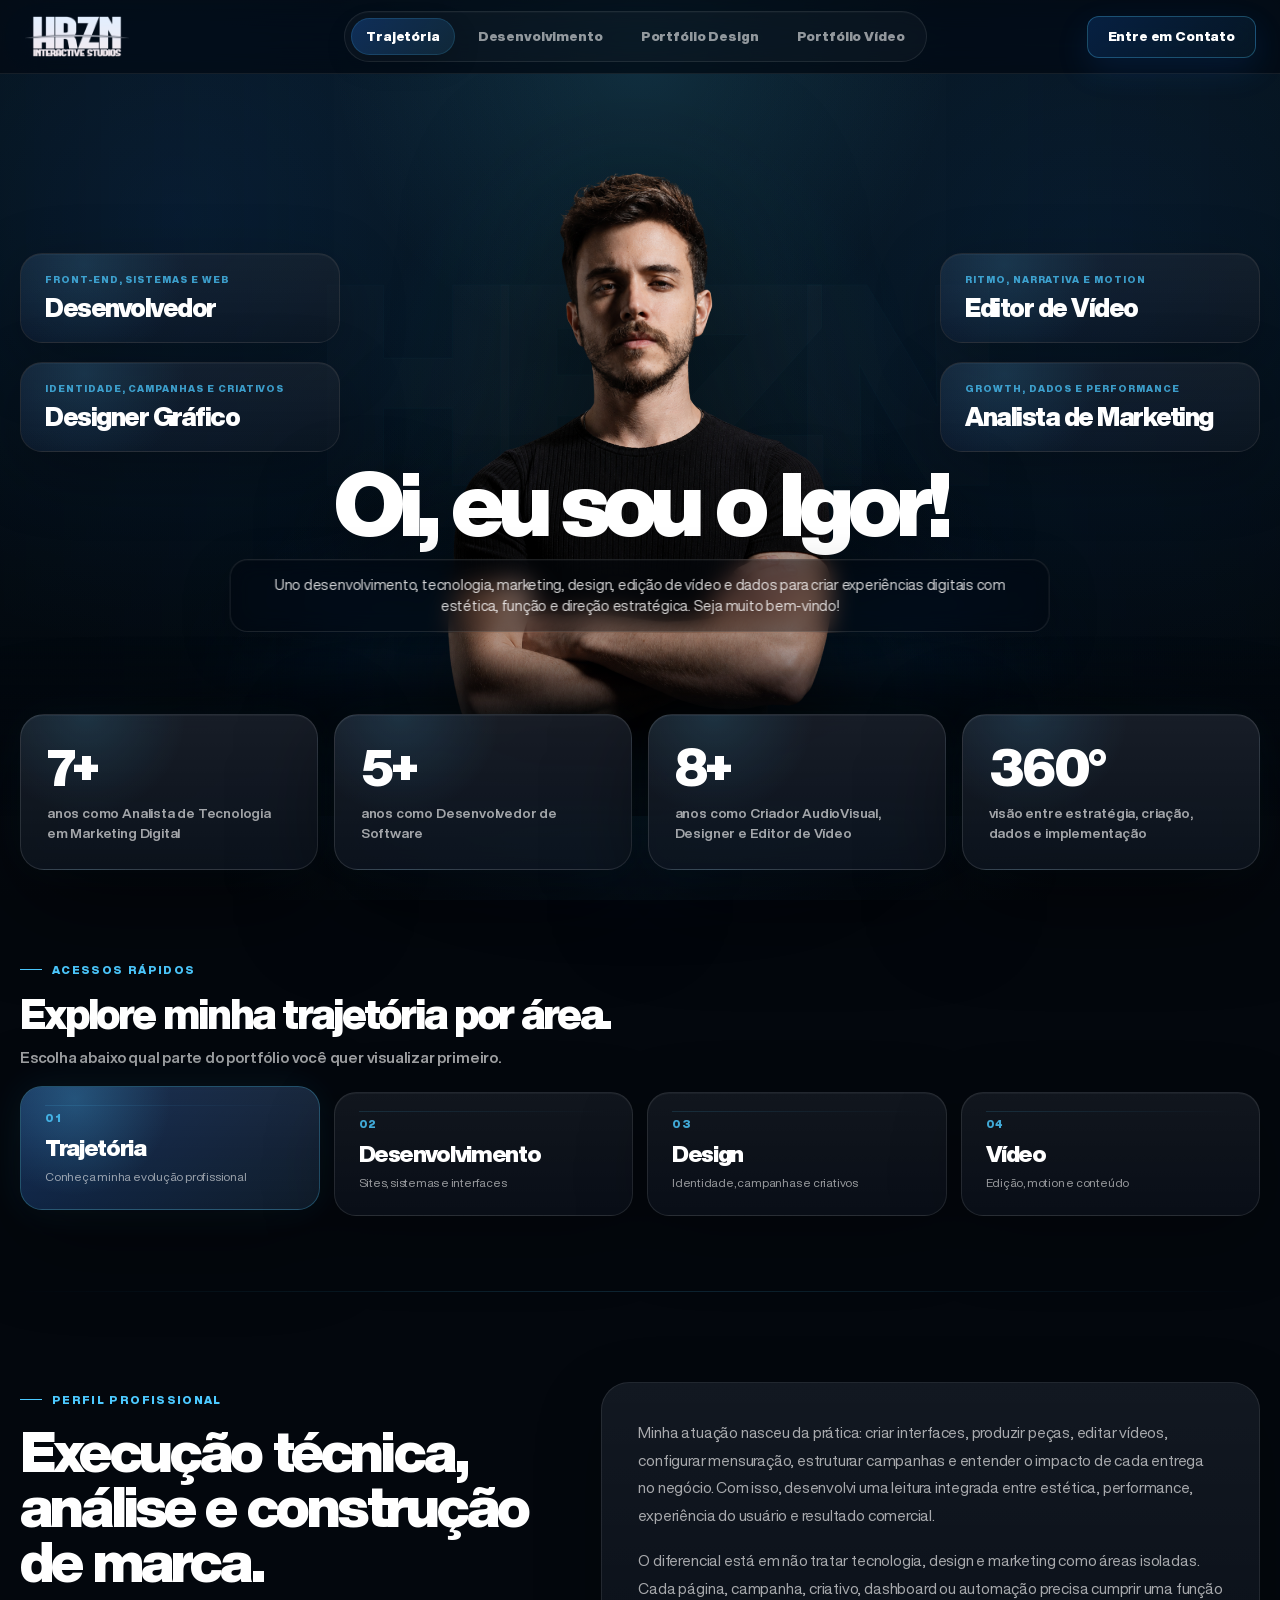
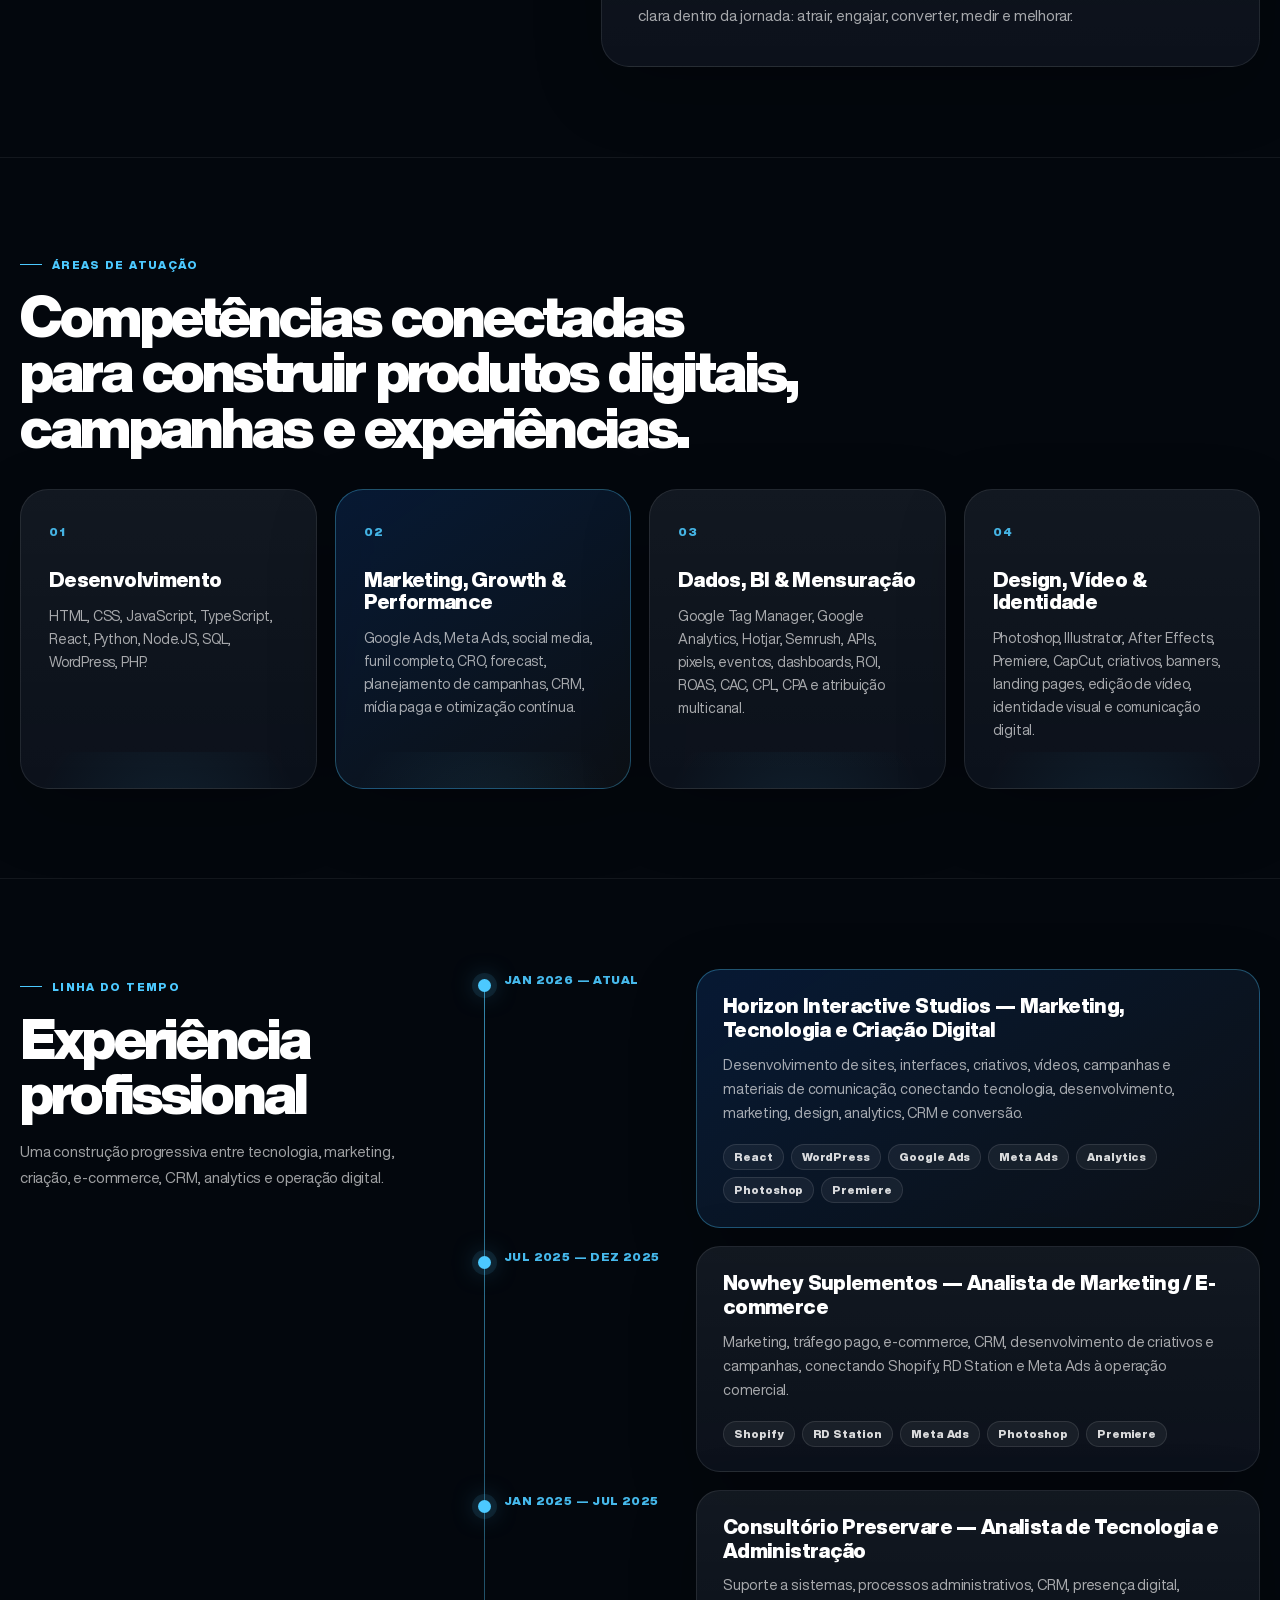
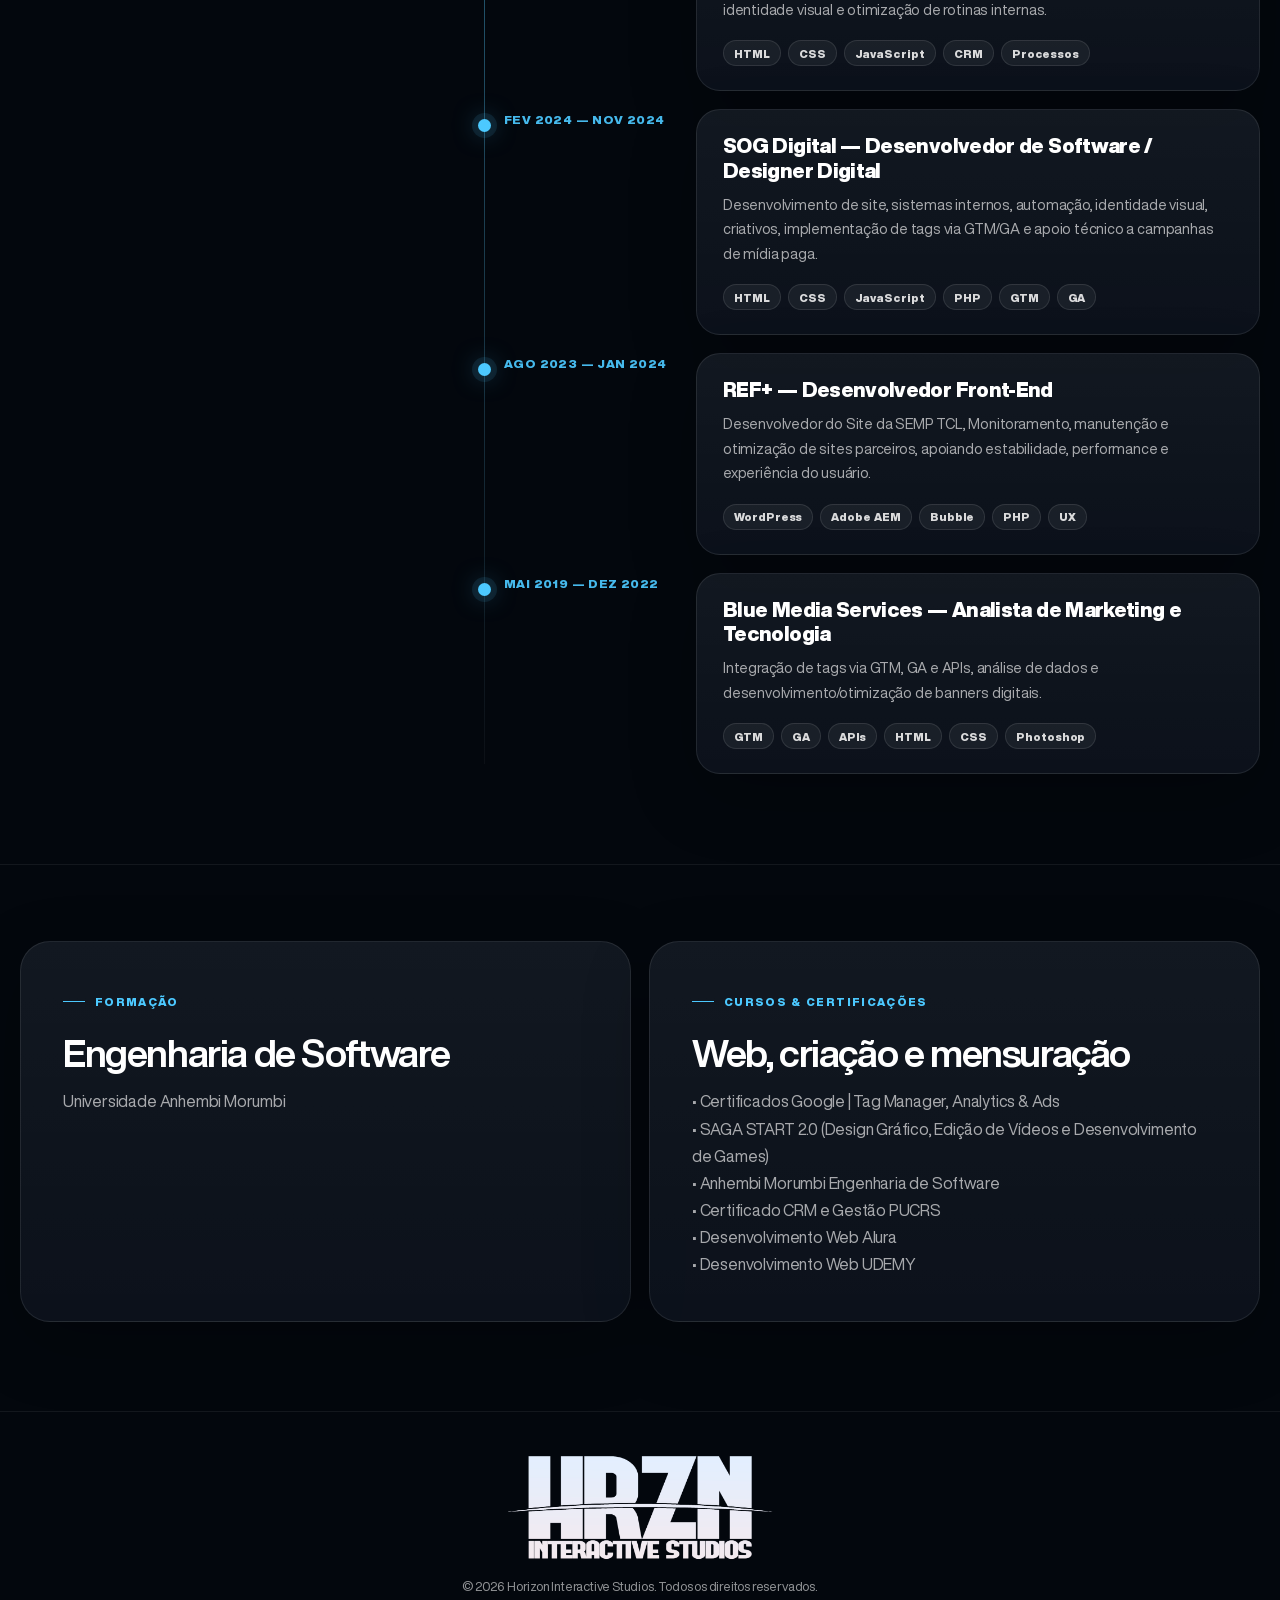
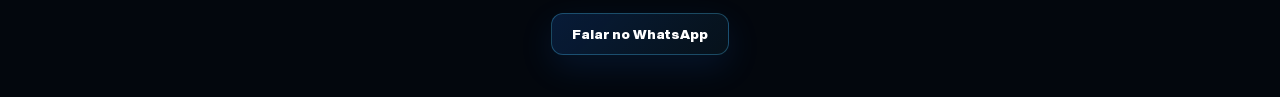
<file: index.html>
<!DOCTYPE html>
<html lang="pt-BR">
<head>
  <meta charset="UTF-8">
  <meta name="viewport" content="width=device-width, initial-scale=1.0">
  <title>Igor Siviero Nogueira | Trajetória</title>
  <meta name="description" content="Trajetória profissional de Igor Siviero Nogueira em marketing, desenvolvimento, design, vídeo, dados e tecnologia.">
  <link rel="stylesheet" href="assets/css/styles.css">
</head>
<body>
  <nav class="nav" aria-label="Navegação principal">
    <div class="nav__inner">
      <a class="nav__logo" href="index.html" aria-label="Horizon Interactive Studios">
        <img class="nav__logo-img" src="assets/img/horizon-logo.png" alt="Horizon Interactive Studios">
      </a>

      <ul class="nav__links" role="list">
        <li><a href="index.html" class="active">Trajetória</a></li>
        <li><a href="desenvolvimento.html">Desenvolvimento</a></li>
        <li><a href="portfolio-design.html">Portfólio Design</a></li>
        <li><a href="portfolio-video.html">Portfólio Vídeo</a></li>
      </ul>

      <a href="https://wa.me/5511944758109" class="nav__cta desktop" target="_blank" rel="noopener">Entre em Contato</a>

      <button class="nav__hamburger" aria-label="Abrir menu" aria-expanded="false" id="hamburger">
        <span></span><span></span><span></span>
      </button>
    </div>
  </nav>

  <div class="nav__mobile" id="mobileMenu" role="navigation" aria-label="Menu mobile">
    <a href="index.html" class="active">Trajetória</a>
    <a href="desenvolvimento.html">Desenvolvimento</a>
    <a href="portfolio-design.html">Portfólio Design</a>
    <a href="portfolio-video.html">Portfólio Vídeo</a>
    <a href="https://wa.me/5511944758109" class="nav__cta" target="_blank" rel="noopener">Entre em Contato</a>
  </div>

  <main class="page-shell journey-page">
    <section class="home-showcase home-showcase--premium" aria-labelledby="home-showcase-title">
      <div class="home-showcase__spotlight" aria-hidden="true"></div>
      <div class="home-showcase__orb home-showcase__orb--one" aria-hidden="true"></div>
      <div class="home-showcase__orb home-showcase__orb--two" aria-hidden="true"></div>
      <div class="home-showcase__grid-text" aria-hidden="true">HRZN</div>

      <div class="container home-showcase__stage">
        <div class="home-showcase__roles home-showcase__roles--left" aria-label="Áreas de atuação principais" data-depth="-8">
          <article class="home-role-card home-role-card--dev">
            <span class="role-card__eyebrow">Front-end, sistemas e web</span>
            <strong>Desenvolvedor</strong>
          </article>
          <article class="home-role-card home-role-card--design">
            <span class="role-card__eyebrow">Identidade, campanhas e criativos</span>
            <strong>Designer Gráfico</strong>
          </article>
        </div>

        <div class="home-showcase__roles home-showcase__roles--right" aria-label="Áreas de atuação complementares" data-depth="8">
          <article class="home-role-card home-role-card--video">
            <span class="role-card__eyebrow">Ritmo, narrativa e motion</span>
            <strong>Editor de Vídeo</strong>
          </article>
          <article class="home-role-card home-role-card--marketing">
            <span class="role-card__eyebrow">Growth, dados e performance</span>
            <strong>Analista de Marketing</strong>
          </article>
        </div>

        <div class="home-showcase__portrait" aria-hidden="true" data-depth="4">
          <img src="assets/img/igor-home-hero.png" alt="">
        </div>

        <div class="home-showcase__headline" data-depth="-3">
          <h1 id="home-showcase-title">Oi, eu sou o Igor!</h1>
          <p class="home-showcase__subtitle">
            Uno desenvolvimento, tecnologia, marketing, design, edição de vídeo e dados para criar experiências digitais com estética, função e direção estratégica. Seja muito bem-vindo!
          </p>
        </div>
      </div>
    </section>


    <section class="journey-stats" aria-label="Resumo da experiência">
      <div class="container journey-stats__grid">
        <article>
          <strong>7+</strong>
          <span>anos como Analista de Tecnologia em Marketing Digital</span>
        </article>
        <article>
          <strong>5+</strong>
          <span>anos como Desenvolvedor de Software</span>
        </article>
        <article>
          <strong>8+</strong>
          <span>anos como Criador AudioVisual, Designer e Editor de Vídeo</span>
        </article>
        <article>
          <strong>360°</strong>
          <span>visão entre estratégia, criação, dados e implementação</span>
        </article>
      </div>
    </section>

    <section class="home-pathways" aria-labelledby="home-pathways-title">
      <div class="container">
        <div class="home-pathways__header">
          <div class="page-kicker">Acessos rápidos</div>
          <h2 id="home-pathways-title">Explore minha trajetória por área.</h2>
          <p>Escolha abaixo qual parte do portfólio você quer visualizar primeiro.</p>
        </div>


        <nav class="home-showcase__nav" aria-label="Navegação principal da página">
          <a href="index.html" class="home-nav-card active">
            <span>01</span>
            <strong>Trajetória</strong>
            <small>Conheça minha evolução profissional</small>
          </a>
          <a href="desenvolvimento.html" class="home-nav-card">
            <span>02</span>
            <strong>Desenvolvimento</strong>
            <small>Sites, sistemas e interfaces</small>
          </a>
          <a href="portfolio-design.html" class="home-nav-card">
            <span>03</span>
            <strong>Design</strong>
            <small>Identidade, campanhas e criativos</small>
          </a>
          <a href="portfolio-video.html" class="home-nav-card">
            <span>04</span>
            <strong>Vídeo</strong>
            <small>Edição, motion e conteúdo</small>
          </a>
        </nav>
      </div>
    </section>

    <section class="journey-section journey-about">
      <div class="container journey-about__grid">
        <div class="journey-section__intro">
          <div class="page-kicker">Perfil profissional</div>
          <h2>Execução técnica, análise e construção de marca.</h2>
        </div>
        <div class="journey-about__text">
          <p>
            Minha atuação nasceu da prática: criar interfaces, produzir peças, editar vídeos, configurar mensuração, estruturar campanhas e entender o impacto de cada entrega no negócio. Com isso, desenvolvi uma leitura integrada entre estética, performance, experiência do usuário e resultado comercial.
          </p>
          <p>
            O diferencial está em não tratar tecnologia, design e marketing como áreas isoladas. Cada página, campanha, criativo, dashboard ou automação precisa cumprir uma função clara dentro da jornada: atrair, engajar, converter, medir e melhorar.
          </p>
        </div>
      </div>
    </section>

    <section class="journey-section">
      <div class="container">
        <div class="journey-section__header">
          <div>
            <div class="page-kicker">Áreas de atuação</div>
            <h2>Competências conectadas para construir produtos digitais, campanhas e experiências.</h2>
          </div>
        </div>

        <div class="journey-skills-grid">
          <article class="journey-skill-card">
            <span class="skill-index">01</span>
            <h3>Desenvolvimento</h3>
            <p>HTML, CSS, JavaScript, TypeScript, React, Python, Node.JS, SQL, WordPress, PHP.</p>
          </article>
          <article class="journey-skill-card featured">
            <span class="skill-index">02</span>
            <h3>Marketing, Growth & Performance</h3>
            <p>Google Ads, Meta Ads, social media, funil completo, CRO, forecast, planejamento de campanhas, CRM, mídia paga e otimização contínua.</p>
          </article>
          <article class="journey-skill-card">
            <span class="skill-index">03</span>
            <h3>Dados, BI & Mensuração</h3>
            <p>Google Tag Manager, Google Analytics, Hotjar, Semrush, APIs, pixels, eventos, dashboards, ROI, ROAS, CAC, CPL, CPA e atribuição multicanal.</p>
          </article>
          <article class="journey-skill-card">
            <span class="skill-index">04</span>
            <h3>Design, Vídeo & Identidade</h3>
            <p>Photoshop, Illustrator, After Effects, Premiere, CapCut, criativos, banners, landing pages, edição de vídeo, identidade visual e comunicação digital.</p>
          </article>
        </div>
      </div>
    </section>

    <section class="journey-section journey-timeline-section" id="trajetoria-profissional">
      <div class="container journey-timeline-layout">
        <div class="journey-timeline-heading">
          <div class="page-kicker">Linha do tempo</div>
          <h2>Experiência profissional</h2>
          <p>Uma construção progressiva entre tecnologia, marketing, criação, e-commerce, CRM, analytics e operação digital.</p>
        </div>

        <div class="journey-timeline">
          <article class="journey-timeline-item current">
            <div class="journey-date">Jan 2026 — Atual</div>
            <div class="journey-timeline-card">
              <h3>Horizon Interactive Studios — Marketing, Tecnologia e Criação Digital</h3>
              <p>Desenvolvimento de sites, interfaces, criativos, vídeos, campanhas e materiais de comunicação, conectando tecnologia, desenvolvimento, marketing, design, analytics, CRM e conversão.</p>
              <div class="stack-list"><span>React</span><span>WordPress</span><span>Google Ads</span><span>Meta Ads</span><span>Analytics</span><span>Photoshop</span><span>Premiere</span></div>
            </div>
          </article>

          <article class="journey-timeline-item">
            <div class="journey-date">Jul 2025 — Dez 2025</div>
            <div class="journey-timeline-card">
              <h3>Nowhey Suplementos — Analista de Marketing / E-commerce</h3>
              <p>Marketing, tráfego pago, e-commerce, CRM, desenvolvimento de criativos e campanhas, conectando Shopify, RD Station e Meta Ads à operação comercial.</p>
              <div class="stack-list"><span>Shopify</span><span>RD Station</span><span>Meta Ads</span><span>Photoshop</span><span>Premiere</span></div>
            </div>
          </article>

          <article class="journey-timeline-item">
            <div class="journey-date">Jan 2025 — Jul 2025</div>
            <div class="journey-timeline-card">
              <h3>Consultório Preservare — Analista de Tecnologia e Administração</h3>
              <p>Suporte a sistemas, processos administrativos, CRM, presença digital, identidade visual e otimização de rotinas internas.</p>
              <div class="stack-list"><span>HTML</span><span>CSS</span><span>JavaScript</span><span>CRM</span><span>Processos</span></div>
            </div>
          </article>

          <article class="journey-timeline-item">
            <div class="journey-date">Fev 2024 — Nov 2024</div>
            <div class="journey-timeline-card">
              <h3>SOG Digital — Desenvolvedor de Software / Designer Digital</h3>
              <p>Desenvolvimento de site, sistemas internos, automação, identidade visual, criativos, implementação de tags via GTM/GA e apoio técnico a campanhas de mídia paga.</p>
              <div class="stack-list"><span>HTML</span><span>CSS</span><span>JavaScript</span><span>PHP</span><span>GTM</span><span>GA</span></div>
            </div>
          </article>

          <article class="journey-timeline-item">
            <div class="journey-date">Ago 2023 — Jan 2024</div>
            <div class="journey-timeline-card">
              <h3>REF+ — Desenvolvedor Front-End</h3>
              <p>Desenvolvedor do Site da SEMP TCL, Monitoramento, manutenção e otimização de sites parceiros, apoiando estabilidade, performance e experiência do usuário.</p>
              <div class="stack-list"><span>WordPress</span><span>Adobe AEM</span><span>Bubble</span><span>PHP</span><span>UX</span></div>
            </div>
          </article>

          <article class="journey-timeline-item">
            <div class="journey-date">Mai 2019 — Dez 2022</div>
            <div class="journey-timeline-card">
              <h3>Blue Media Services — Analista de Marketing e Tecnologia</h3>
              <p>Integração de tags via GTM, GA e APIs, análise de dados e desenvolvimento/otimização de banners digitais.</p>
              <div class="stack-list"><span>GTM</span><span>GA</span><span>APIs</span><span>HTML</span><span>CSS</span><span>Photoshop</span></div>
            </div>
          </article>
        </div>
      </div>
    </section>

    <section class="journey-section journey-credentials">
      <div class="container journey-credentials__grid">
        <article class="journey-credential-card">
          <div class="page-kicker">Formação</div>
          <h2>Engenharia de Software</h2>
          <p>Universidade Anhembi Morumbi</p>
        </article>
        <article class="journey-credential-card">
          <div class="page-kicker">Cursos & certificações</div>
          <h2>Web, criação e mensuração</h2>
          <p>• Certificados Google | Tag Manager, Analytics & Ads <br>
            • SAGA START 2.0 (Design Gráfico, Edição de Vídeos e Desenvolvimento de Games) <br>
            • Anhembi Morumbi Engenharia de Software <br>
            • Certificado CRM e Gestão PUCRS <br>
            • Desenvolvimento Web Alura <br>
            • Desenvolvimento Web UDEMY </p>
        </article>
      </div>
    </section>
  </main>

  <footer>
    <div class="footer-inner">
      <img class="footer-logo-img" src="assets/img/horizon-logo-footer.png" alt="Horizon Interactive Studios">
      <p>© 2026 Horizon Interactive Studios. Todos os direitos reservados.</p>
      <a href="https://wa.me/5511944758109" class="btn btn--primary" target="_blank" rel="noopener">Falar no WhatsApp</a>
    </div>
  </footer>

  <script>
    const mobileMenu = document.getElementById('mobileMenu');
    const hamburger = document.getElementById('hamburger');

    function closeMobileMenu() {
      mobileMenu.classList.remove('open');
      hamburger.setAttribute('aria-expanded', 'false');
    }

    hamburger.addEventListener('click', () => {
      const isOpen = mobileMenu.classList.toggle('open');
      hamburger.setAttribute('aria-expanded', String(isOpen));
    });

    document.addEventListener('click', (event) => {
      if (!mobileMenu.contains(event.target) && !hamburger.contains(event.target)) {
        closeMobileMenu();
      }
    });

    const premiumHome = document.querySelector('.home-showcase--premium');
    const canUsePointer = window.matchMedia('(pointer: fine)').matches;

    if (premiumHome && canUsePointer) {
      const parallaxItems = premiumHome.querySelectorAll('[data-depth]');

      premiumHome.addEventListener('pointermove', (event) => {
        const rect = premiumHome.getBoundingClientRect();
        const x = ((event.clientX - rect.left) / rect.width) - 0.5;
        const y = ((event.clientY - rect.top) / rect.height) - 0.5;

        premiumHome.style.setProperty('--mx', `${event.clientX - rect.left}px`);
        premiumHome.style.setProperty('--my', `${event.clientY - rect.top}px`);

        parallaxItems.forEach((item) => {
          const depth = Number(item.dataset.depth || 0);
          const movement = `translate3d(${x * depth}px, ${y * depth}px, 0)`;
          const needsCenterBase = item.classList.contains('home-showcase__portrait') || item.classList.contains('home-showcase__headline');
          item.style.transform = needsCenterBase ? `translateX(-50%) ${movement}` : movement;
        });
      });

      premiumHome.addEventListener('pointerleave', () => {
        premiumHome.style.removeProperty('--mx');
        premiumHome.style.removeProperty('--my');
        parallaxItems.forEach((item) => {
          item.style.transform = '';
        });
      });
    }
  </script>
</body>
</html>
</file>
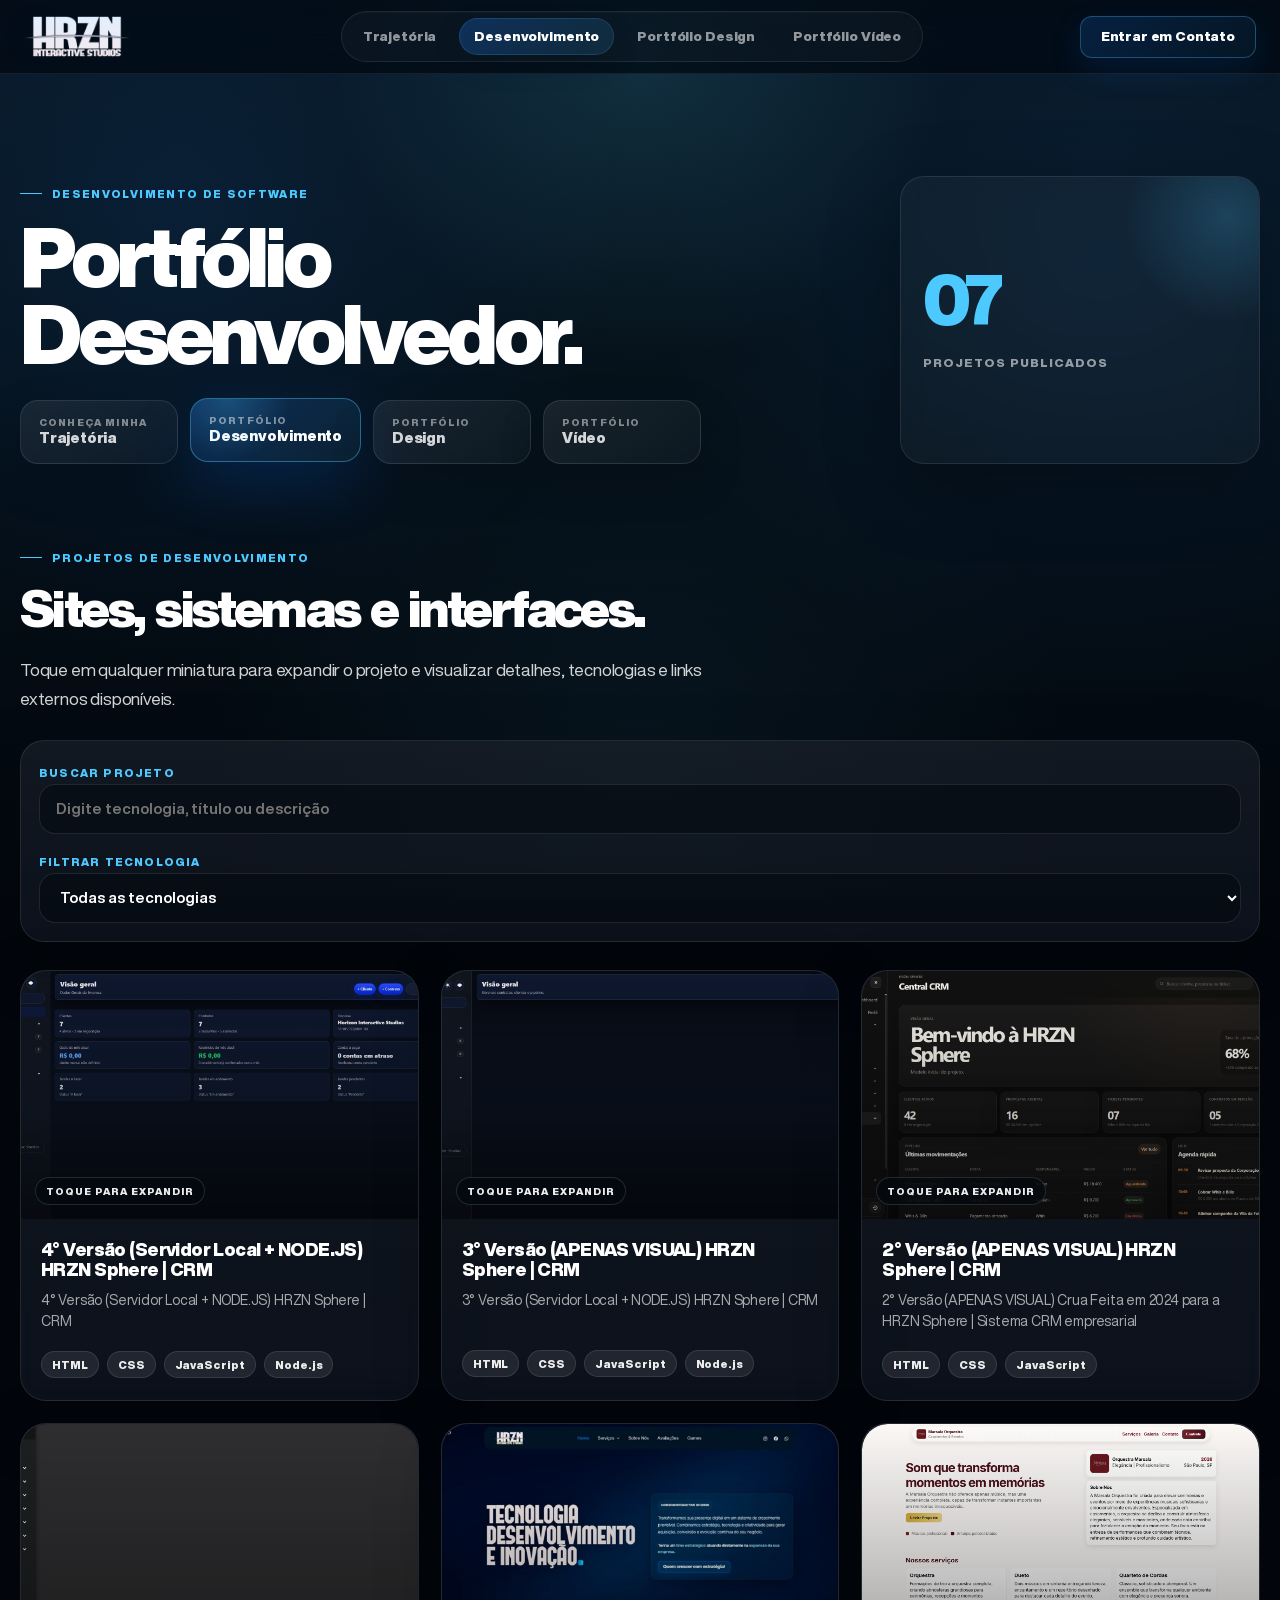
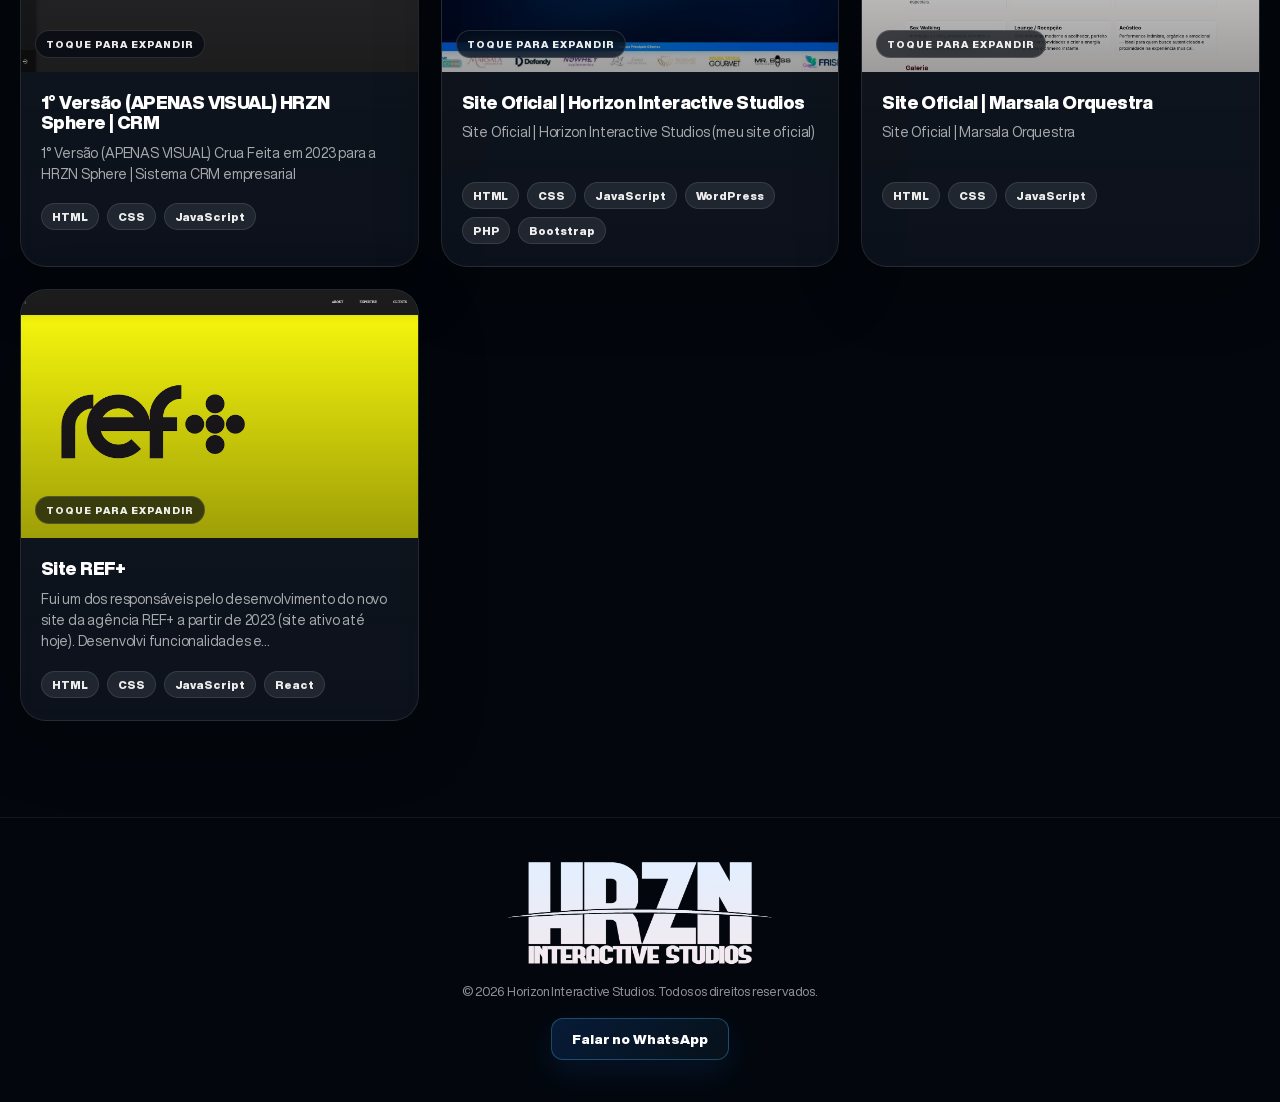
<file: desenvolvimento.html>
<!DOCTYPE html>
<html lang="pt-BR">
<head>
  <meta charset="UTF-8">
  <meta name="viewport" content="width=device-width, initial-scale=1.0">
  <title>Desenvolvimento | Igor Siviero Nogueira</title>
  <meta name="description" content="Portfólio de desenvolvimento de software de Igor Siviero Nogueira: sites, sistemas, interfaces e projetos digitais.">
  <link rel="stylesheet" href="assets/css/styles.css">
</head>
<body data-page="desenvolvimento">
  <nav class="nav" aria-label="Navegação principal">
    <div class="nav__inner">
      <a class="nav__logo" href="index.html" aria-label="Horizon Interactive Studios">
        <img class="nav__logo-img" src="assets/img/horizon-logo.png" alt="Horizon Interactive Studios">
      </a>

      <ul class="nav__links" role="list">
        <li><a href="index.html">Trajetória</a></li>
        <li><a href="desenvolvimento.html" class="active">Desenvolvimento</a></li>
        <li><a href="portfolio-design.html">Portfólio Design</a></li>
        <li><a href="portfolio-video.html">Portfólio Vídeo</a></li>
      </ul>

      <a href="https://wa.me/5511944758109" class="nav__cta desktop" target="_blank" rel="noopener">Entrar em Contato</a>

      <button class="nav__hamburger" aria-label="Abrir menu" aria-expanded="false" id="hamburger" onclick="toggleMenu()">
        <span></span><span></span><span></span>
      </button>
    </div>
  </nav>

  <div class="nav__mobile" id="mobileMenu" role="navigation" aria-label="Menu mobile">
    <a href="index.html" onclick="closeMenu()">Trajetória</a>
    <a href="desenvolvimento.html" onclick="closeMenu()" class="active">Desenvolvimento</a>
    <a href="portfolio-design.html" onclick="closeMenu()">Portfólio Design</a>
    <a href="portfolio-video.html" onclick="closeMenu()">Portfólio Vídeo</a>
    <a href="https://wa.me/5511944758109" class="nav__cta" target="_blank" rel="noopener">Entrar em Contato</a>
  </div>

  <main class="page-shell development-page">
    <section class="portfolio-hero development-hero">
      <div class="container hero-grid dev-hero">
        <div>
          <div class="page-kicker">Desenvolvimento de Software</div>
          <h1 class="page-title">Portfólio Desenvolvedor.</h1>

          <div class="site-switch hero-portfolio-switch" aria-label="Navegação entre páginas">
            <a href="index.html" class="site-switch__btn hero-switch-btn">
              <span>Conheça minha</span>
              Trajetória
            </a>
            <a href="desenvolvimento.html" class="site-switch__btn hero-switch-btn active">
              <span>Portfólio</span>
              Desenvolvimento
            </a>
            <a href="portfolio-design.html" class="site-switch__btn hero-switch-btn">
              <span>Portfólio</span>
              Design
            </a>
            <a href="portfolio-video.html" class="site-switch__btn hero-switch-btn">
              <span>Portfólio</span>
              Vídeo
            </a>
          </div>
        </div>

        <aside class="hero-panel dev-hero-panel" aria-label="Resumo dos projetos de desenvolvimento">
          <span class="dev-panel-number" id="devCountHero">00</span>
          <p>projetos publicados</p>
        </aside>
      </div>
    </section>

    <section class="portfolio-section development-section">
      <div class="container">
        <div class="section-top dev-section-top">
          <div>
            <div class="page-kicker">Projetos de Desenvolvimento</div>
            <h2 class="section-title">Sites, sistemas e interfaces.</h2>
            <p class="section-description">Toque em qualquer miniatura para expandir o projeto e visualizar detalhes, tecnologias e links externos disponíveis.</p>
          </div>
        </div>

        <div class="dev-toolbar" aria-label="Filtros de tecnologia">
          <div>
            <label class="form-label" for="devSearch">Buscar projeto</label>
            <input id="devSearch" class="form-input" type="search" placeholder="Digite tecnologia, título ou descrição">
          </div>
          <div>
            <label class="form-label" for="devTechFilter">Filtrar tecnologia</label>
            <select id="devTechFilter" class="form-select"><option value="all">Todas as tecnologias</option></select>
          </div>
        </div>

        <div class="empty-state" id="devEmptyState" hidden>
          <h3>Nenhum projeto encontrado</h3>
          <p>Não há projetos disponíveis para esse filtro.</p>
        </div>

        <div class="development-grid" id="developmentGrid"></div>
      </div>
    </section>
  </main>

  <div class="dev-modal" id="devModal" aria-modal="true" role="dialog" aria-labelledby="devModalTitle">
    <button class="dev-modal-close" id="devModalClose" aria-label="Fechar">×</button>
    <div class="dev-modal-card">
      <div class="dev-modal-media" id="devModalMedia"></div>
      <aside class="dev-modal-info">
        <span class="page-kicker">Projeto expandido</span>
        <h2 id="devModalTitle"></h2>
        <p id="devModalDescription"></p>
        <div class="dev-modal-section">
          <strong>Tecnologias utilizadas</strong>
          <div class="dev-tech-list" id="devModalTechs"></div>
        </div>
        <div class="dev-modal-actions" id="devModalActions"></div>
      </aside>
    </div>
  </div>

  <footer>
    <div class="footer-inner">
      <img class="footer-logo-img" src="assets/img/horizon-logo-footer.png" alt="Horizon Interactive Studios">
      <p>© 2026 Horizon Interactive Studios. Todos os direitos reservados.</p>
      <a href="https://wa.me/5511944758109" class="btn btn--primary" target="_blank" rel="noopener">Falar no WhatsApp</a>
    </div>
  </footer>

  <script src="assets/js/main.js"></script>
  <script src="assets/js/desenvolvimento-data.js"></script>
  <script src="assets/js/desenvolvimento.js"></script>
</body>
</html>
</file>
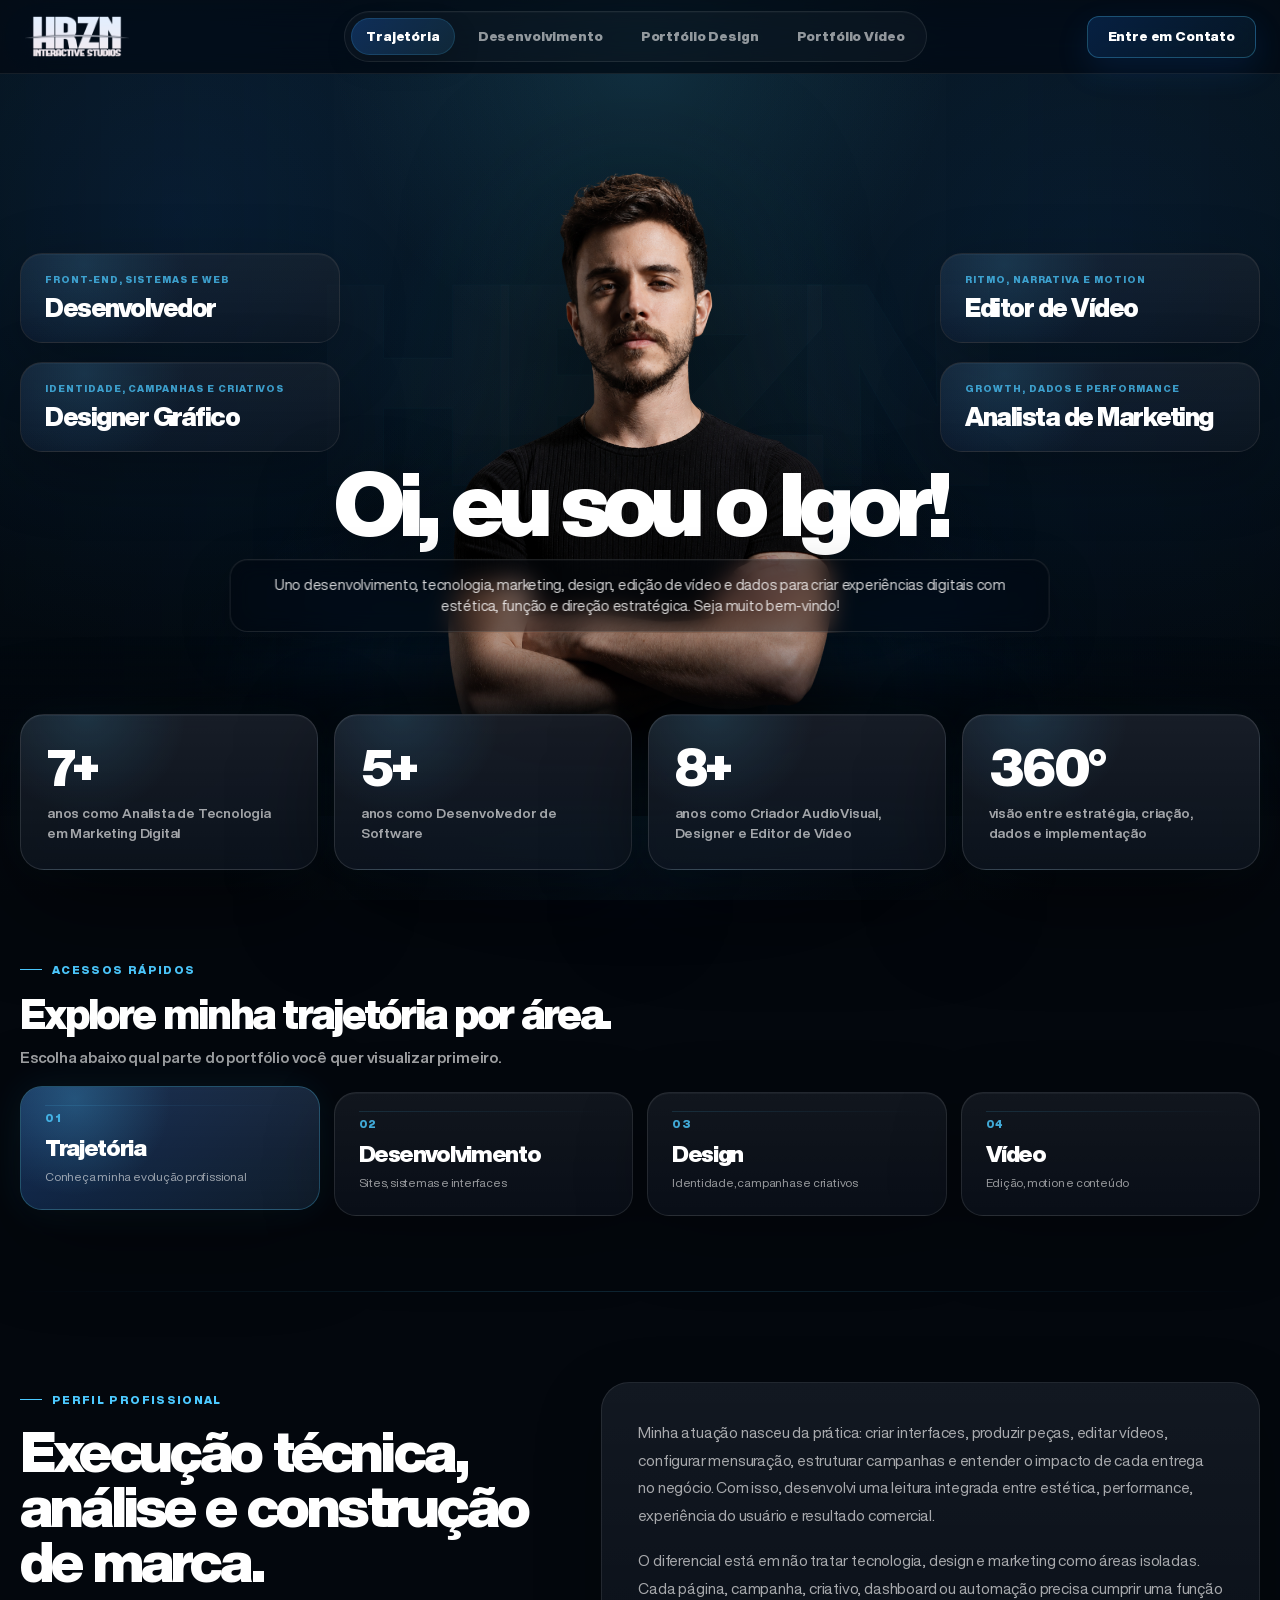
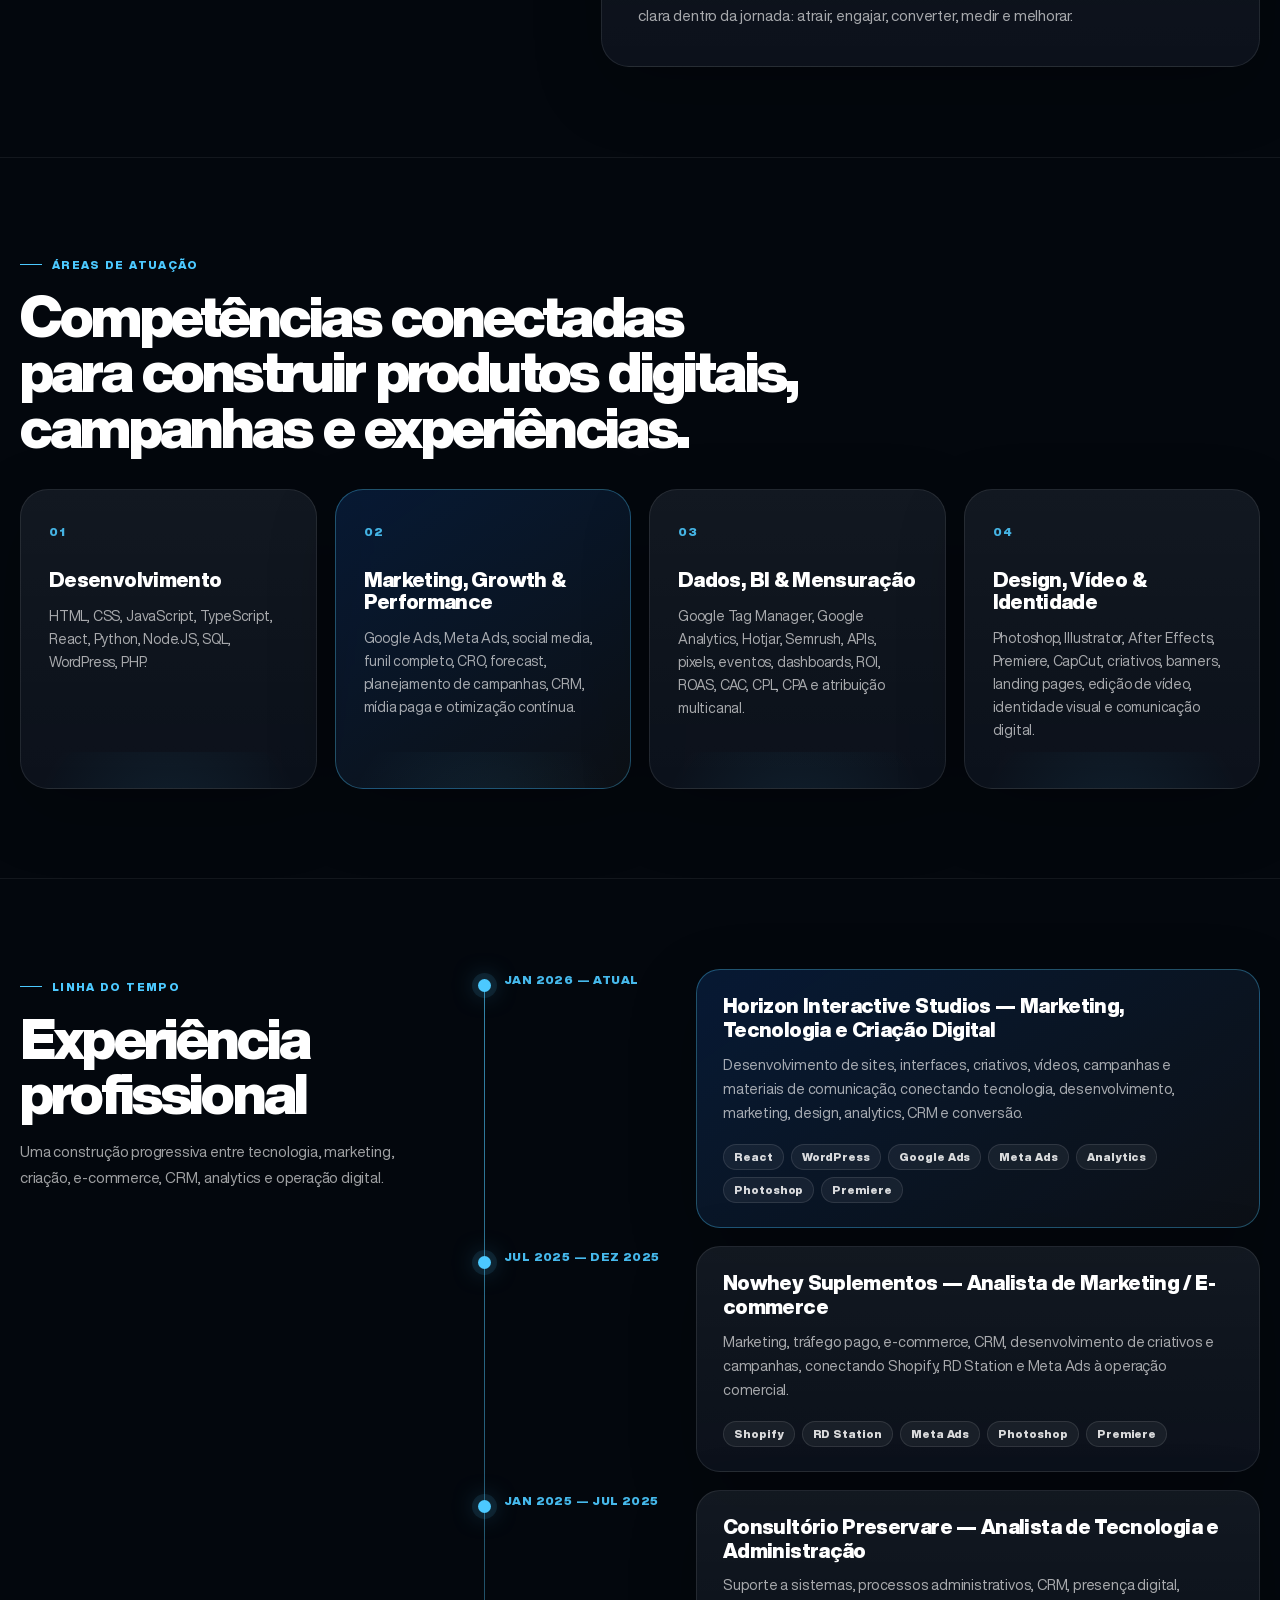
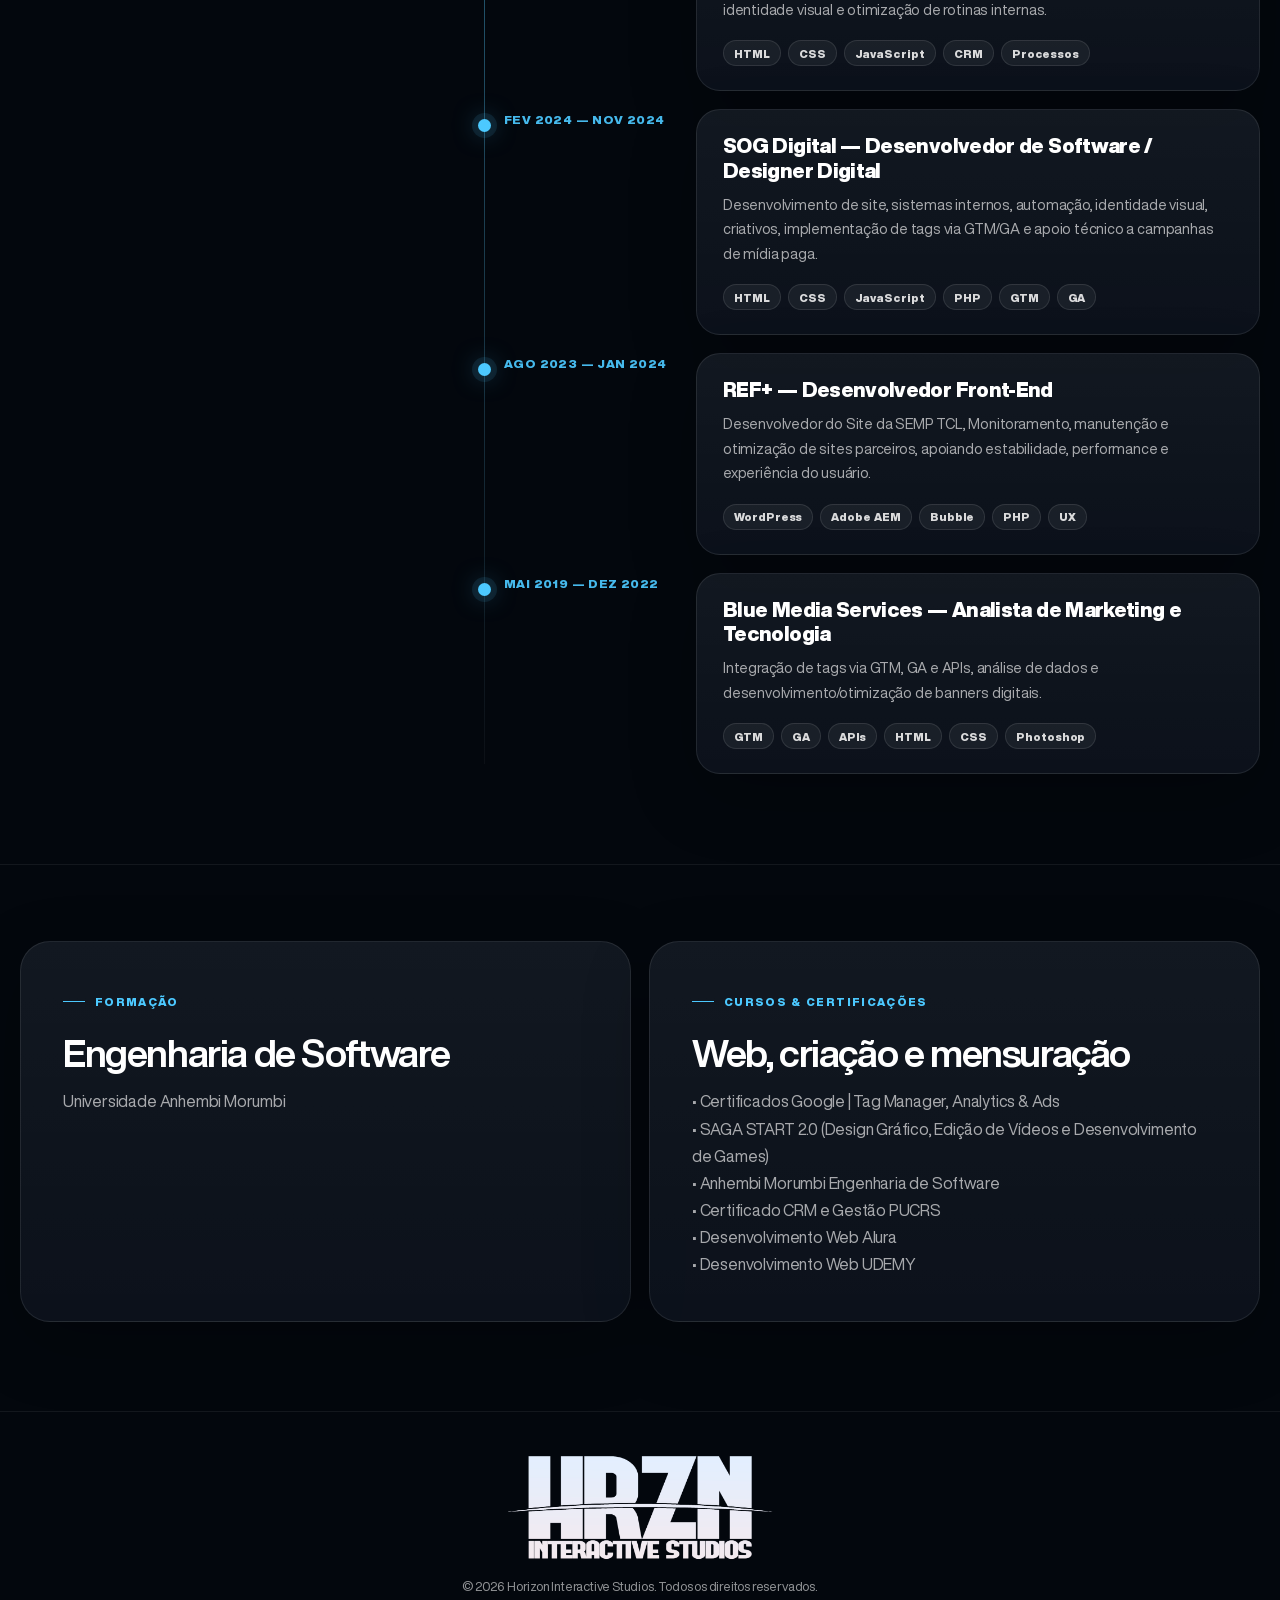
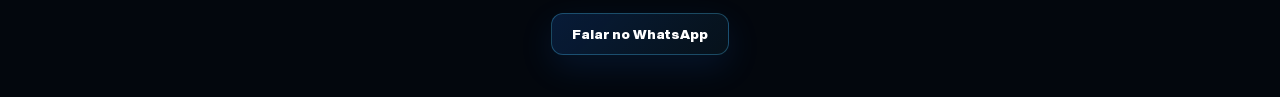
<file: experiencia.html>
<!DOCTYPE html>
<html lang="pt-BR">
<head>
  <meta charset="UTF-8">
  <meta http-equiv="refresh" content="0; url=index.html">
  <meta name="viewport" content="width=device-width, initial-scale=1.0">
  <title>Redirecionando...</title>
</head>
<body>
  <script>location.replace('index.html');</script>
</body>
</html>
</file>
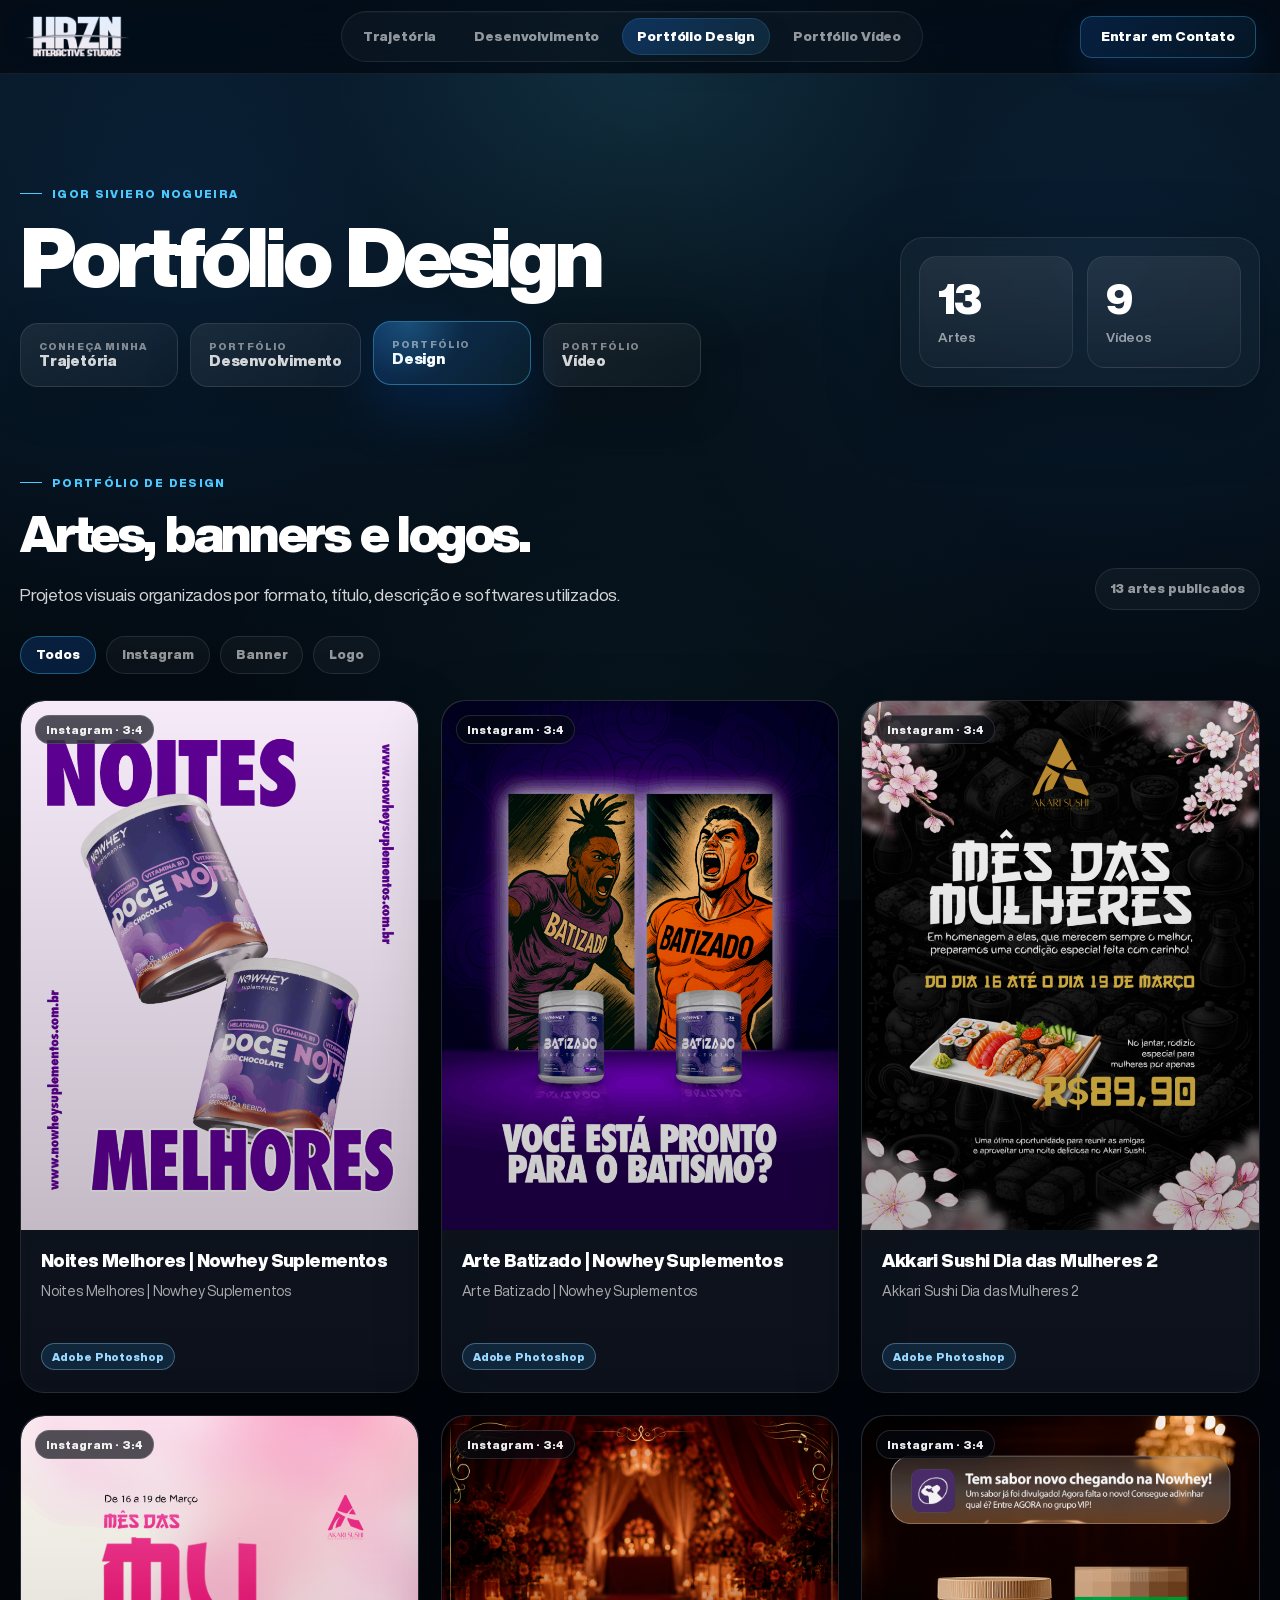
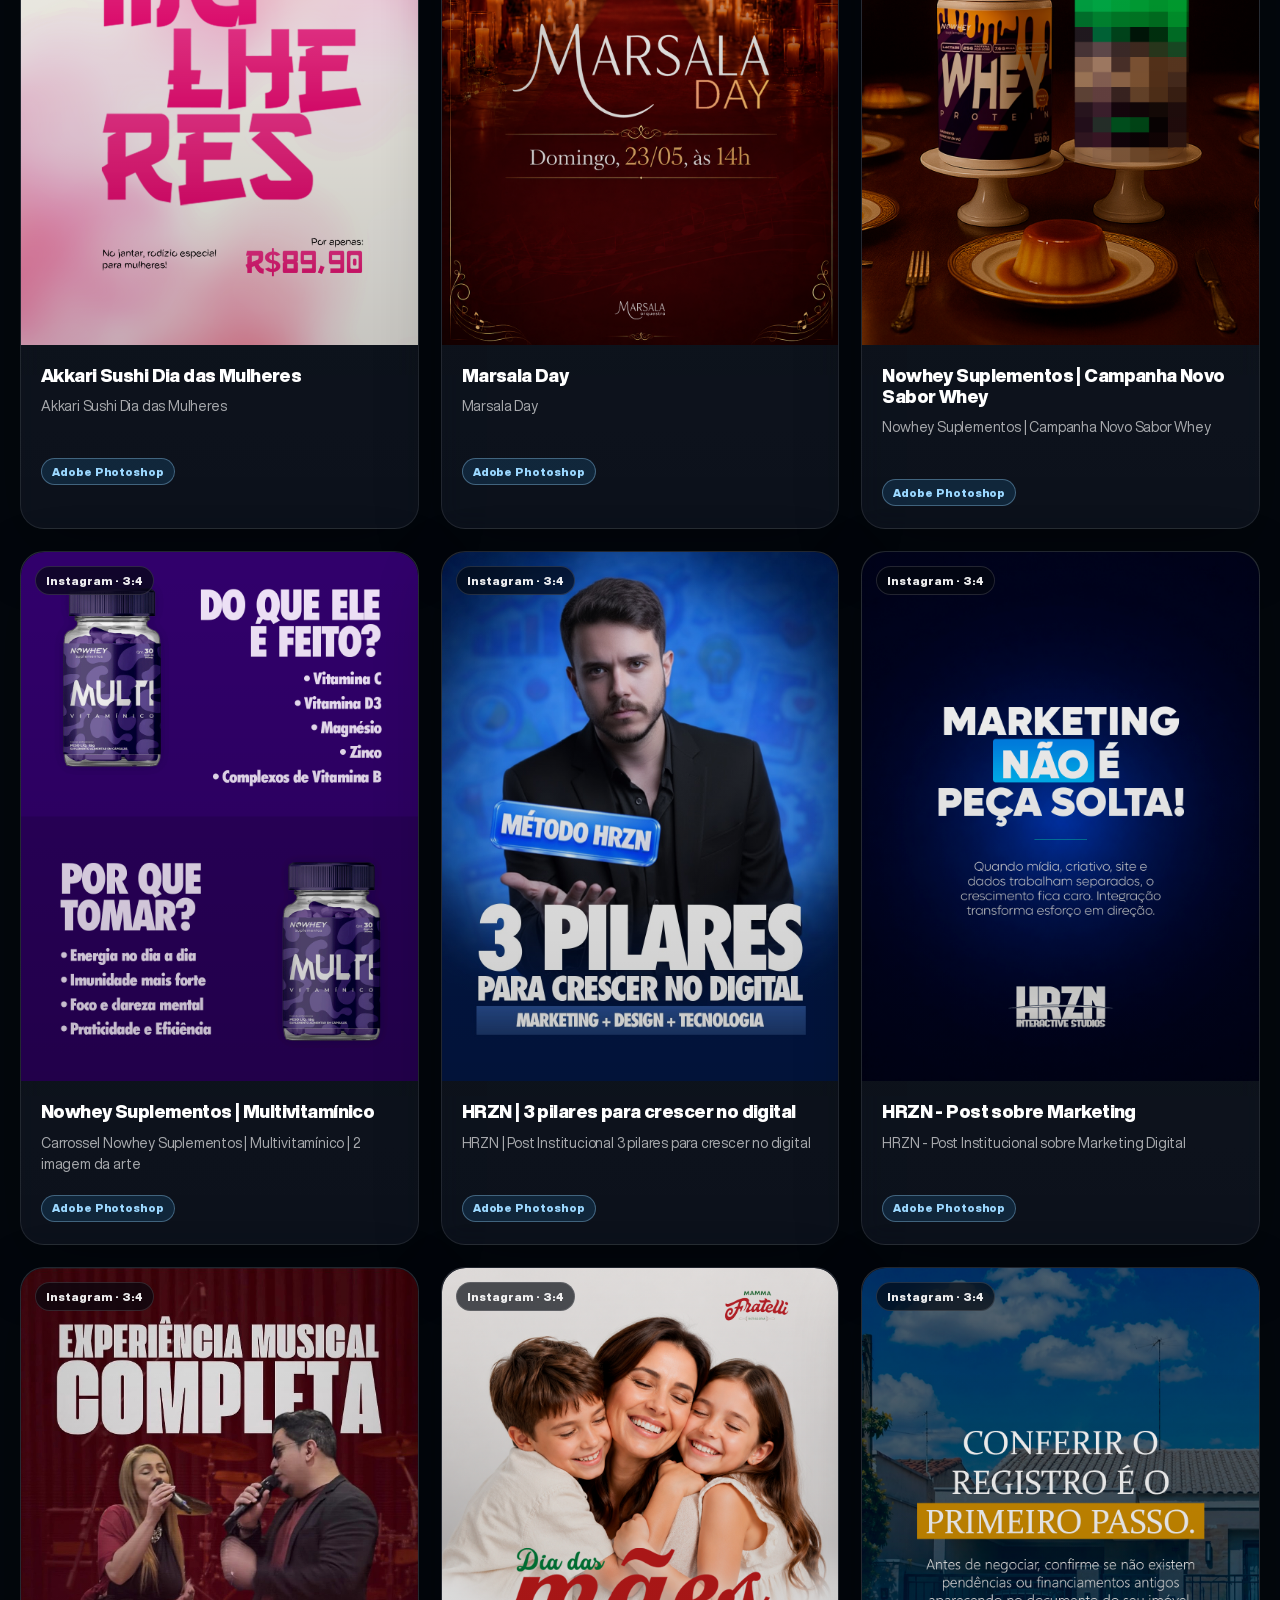
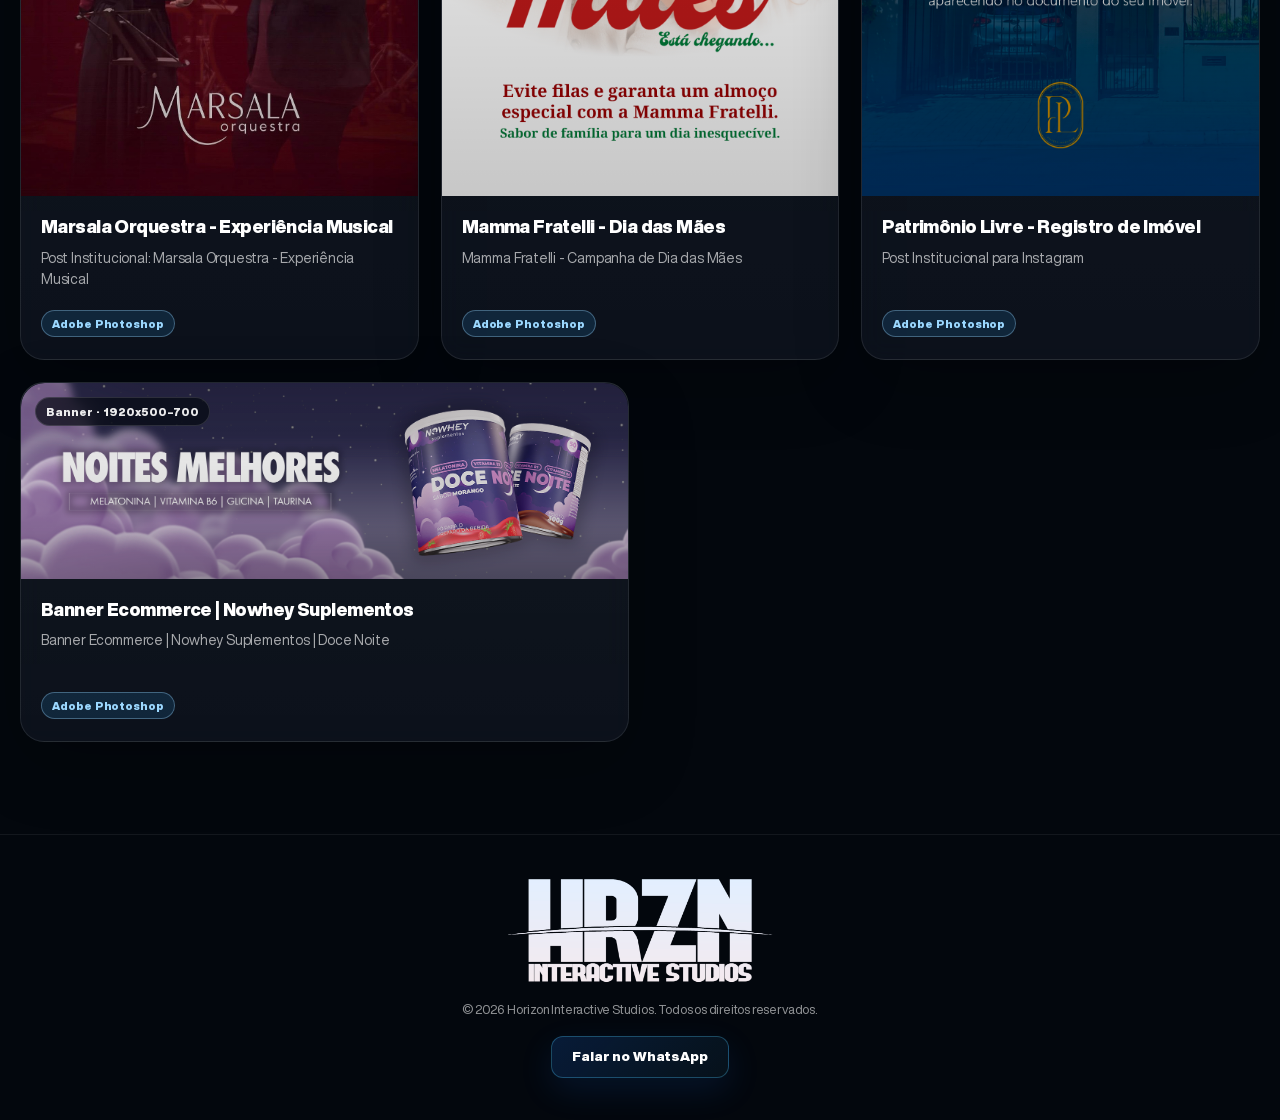
<file: portfolio-design.html>
<!DOCTYPE html>
<html lang="pt-BR">
<head>
  <meta charset="UTF-8">
  <meta name="viewport" content="width=device-width, initial-scale=1.0">
  <title>Portfólio de Design | Igor Siviero Nogueira</title>
  <meta name="description" content="Portfólio de design da Horizon Interactive Studios.">
  <link rel="stylesheet" href="assets/css/styles.css">
</head>
<body data-default-view="design">
  <nav class="nav" aria-label="Navegação principal">
    <div class="nav__inner">
      <a class="nav__logo" href="index.html" aria-label="Horizon Interactive Studios">
        <img class="nav__logo-img" src="assets/img/horizon-logo.png" alt="Horizon Interactive Studios">
      </a>

      <ul class="nav__links" role="list">
        <li><a href="index.html">Trajetória</a></li>
        <li><a href="desenvolvimento.html">Desenvolvimento</a></li>
        <li><a href="portfolio-design.html" class="active">Portfólio Design</a></li>
        <li><a href="portfolio-video.html">Portfólio Vídeo</a></li>
      </ul>

      <a href="https://wa.me/5511944758109" class="nav__cta desktop" target="_blank" rel="noopener">Entrar em Contato</a>

      <button class="nav__hamburger" aria-label="Abrir menu" aria-expanded="false" id="hamburger">
        <span></span><span></span><span></span>
      </button>
    </div>
  </nav>

  <div class="nav__mobile" id="mobileMenu" role="navigation" aria-label="Menu mobile">
    <a href="index.html">Trajetória</a>
    <a href="desenvolvimento.html">Desenvolvimento</a>
    <a href="portfolio-design.html" class="active">Portfólio Design</a>
    <a href="portfolio-video.html">Portfólio Vídeo</a>
    <a href="https://wa.me/5511944758109" class="nav__cta" target="_blank" rel="noopener">Entre em Contato</a>
  </div>

  <main class="page-shell">
    <section class="portfolio-hero">
      <div class="container hero-grid">
        <div>
          <div class="page-kicker">Igor Siviero Nogueira</div>
          <h1 class="page-title">Portfólio Design</h1>

          <div class="site-switch hero-portfolio-switch" aria-label="Navegação entre páginas">
            <a href="index.html" class="site-switch__btn hero-switch-btn">
              <span>Conheça minha</span>
              Trajetória
            </a>
            <a href="desenvolvimento.html" class="site-switch__btn hero-switch-btn">
              <span>Portfólio</span>
              Desenvolvimento
            </a>
            <a href="portfolio-design.html" class="site-switch__btn hero-switch-btn active">
              <span>Portfólio</span>
              Design
            </a>
            <a href="portfolio-video.html" class="site-switch__btn hero-switch-btn">
              <span>Portfólio</span>
              Vídeo
            </a>
          </div>
        </div>

        <aside class="hero-panel" aria-label="Resumo do portfólio">
          <div class="panel-metric">
            <span id="totalDesign">0</span>
            <small>Artes</small>
          </div>
          <div class="panel-metric">
            <span id="totalVideo">0</span>
            <small>Vídeos</small>
          </div>
        </aside>
      </div>
    </section>

    <section class="portfolio-section">
      <div class="container">
        <div class="section-top">
          <div>
            <div class="page-kicker" id="viewKicker">Portfólio de Design</div>
            <h2 class="section-title" id="viewTitle">Artes, banners e logos.</h2>
            <p class="section-description" id="viewDescription">Clique em qualquer miniatura para ampliar o projeto em tela cheia.</p>
          </div>
          <div class="portfolio-count" id="portfolioCount">Carregando...</div>
        </div>

        <div class="portfolio-toolbar">
          <div class="filter-pills" id="filterPills" aria-label="Filtros de formato"></div>
        </div>

        <div class="empty-state" id="emptyState" hidden>
          <h3>Nenhum item encontrado</h3>
          <p>Não há projetos disponíveis nesta seleção.</p>
        </div>

        <div class="portfolio-grid" id="portfolioGrid"></div>
      </div>
    </section>
  </main>

  <div class="lightbox" id="lightbox" aria-modal="true" role="dialog" aria-label="Visualização ampliada">
    <button class="lightbox-close" id="lightboxClose" aria-label="Fechar">×</button>
    <div class="lightbox-content">
      <div class="lightbox-media" id="lightboxMedia"></div>
      <div class="lightbox-caption" id="lightboxCaption"></div>
    </div>
  </div>

  <footer>
    <div class="footer-inner">
      <img class="footer-logo-img" src="assets/img/horizon-logo-footer.png" alt="Horizon Interactive Studios">
      <p>© 2026 Horizon Interactive Studios. Todos os direitos reservados.</p>
      <a href="https://wa.me/5511944758109" class="btn btn--primary" target="_blank" rel="noopener">Falar no WhatsApp</a>
    </div>
  </footer>

  <script src="assets/js/portfolio-data.js"></script>
  <script src="assets/js/portfolio.js"></script>
</body>
</html>
</file>
<file: assets/css/styles.css>
/* ============================
   HORIZON PORTFOLIO STATIC
   ============================ */

@font-face {
  font-family: "HelveticaNowDisplay";
  src: url("../fonts/HelveticaNowDisplay-Regular.ttf") format("truetype");
  font-weight: 400;
  font-style: normal;
  font-display: swap;
}
@font-face {
  font-family: "HelveticaNowDisplay";
  src: url("../fonts/HelveticaNowDisplay-Bold.ttf") format("truetype");
  font-weight: 700;
  font-style: normal;
  font-display: swap;
}
@font-face {
  font-family: "HelveticaNowDisplay";
  src: url("../fonts/HelveticaNowDisplay-Black.ttf") format("truetype");
  font-weight: 900;
  font-style: normal;
  font-display: swap;
}

*, *::before, *::after { box-sizing: border-box; margin: 0; padding: 0; }

:root {
  --bg: #050b14;
  --bg2: #07101e;
  --card: rgba(255,255,255,0.035);
  --card-strong: rgba(255,255,255,0.055);
  --blue: #1E7BFF;
  --cyan: #4cc9ff;
  --white: #ffffff;
  --text: rgba(255,255,255,0.82);
  --muted: rgba(255,255,255,0.56);
  --faint: rgba(255,255,255,0.36);
  --border: rgba(255,255,255,0.095);
  --border-strong: rgba(76,201,255,0.30);
  --shadow: 0 22px 70px rgba(0,0,0,0.34);
  --font-main: "HelveticaNowDisplay", "Helvetica Neue", Helvetica, Arial, sans-serif;
}

html { scroll-behavior: smooth; }

body {
  min-height: 100vh;
  background: var(--bg);
  color: var(--white);
  font-family: var(--font-main);
  font-size: 16px;
  line-height: 1.55;
  overflow-x: hidden;
}

body::before {
  content: "";
  position: fixed;
  inset: 0;
  background:
    radial-gradient(ellipse 80% 45% at 20% -10%, rgba(30,123,255,0.18), transparent 60%),
    radial-gradient(ellipse 55% 38% at 88% 108%, rgba(76,201,255,0.10), transparent 55%),
    linear-gradient(180deg, rgba(255,255,255,0.012), transparent 45%);
  pointer-events: none;
  z-index: 0;
}

body::after {
  content: "";
  position: fixed;
  inset: 0;
  background-image: linear-gradient(rgba(255,255,255,0.025) 1px, transparent 1px), linear-gradient(90deg, rgba(255,255,255,0.025) 1px, transparent 1px);
  background-size: 46px 46px;
  mask-image: radial-gradient(circle at center, black, transparent 78%);
  opacity: 0.18;
  pointer-events: none;
  z-index: 0;
}

a { color: inherit; }
button { font-family: inherit; }

.container {
  width: min(1280px, calc(100% - 40px));
  margin: 0 auto;
  position: relative;
  z-index: 1;
}

/* NAV */
.nav {
  position: fixed;
  top: 0; left: 0; right: 0;
  z-index: 100;
  display: flex;
  justify-content: center;
  height: 72px;
  padding: 0 24px;
  background: rgba(5,11,20,0.74);
  border-bottom: 1px solid rgba(255,255,255,0.07);
  backdrop-filter: blur(20px) saturate(160%);
  -webkit-backdrop-filter: blur(20px) saturate(160%);
}

.nav__inner {
  width: min(1280px, 100%);
  display: flex;
  align-items: center;
  justify-content: space-between;
  gap: 24px;
}

.nav__logo {
  display: inline-flex;
  align-items: center;
  min-width: 160px;
  text-decoration: none;
}

.nav__logo-img {
  display: block;
  width: auto;
  height: 44px;
  object-fit: contain;
}

.nav__links {
  display: flex;
  align-items: center;
  gap: 8px;
  list-style: none;
  padding: 6px;
  border: 1px solid rgba(255,255,255,0.08);
  border-radius: 999px;
  background: rgba(255,255,255,0.035);
}

.nav__links a,
.nav__mobile a:not(.nav__cta) {
  display: inline-flex;
  align-items: center;
  justify-content: center;
  color: var(--muted);
  text-decoration: none;
  font-size: 13.5px;
  font-weight: 700;
  padding: 8px 15px;
  border-radius: 999px;
  transition: 0.2s ease;
  white-space: nowrap;
}

.nav__links a:hover,
.nav__links a.active,
.nav__mobile a:hover,
.nav__mobile a.active {
  color: var(--white);
  background: linear-gradient(135deg, rgba(30,123,255,0.34), rgba(76,201,255,0.14));
  box-shadow: inset 0 0 0 1px rgba(76,201,255,0.18);
}

.nav__cta,
.btn {
  display: inline-flex;
  align-items: center;
  justify-content: center;
  min-height: 42px;
  padding: 0 20px;
  border-radius: 12px;
  color: var(--white);
  text-decoration: none;
  font-size: 13.5px;
  font-weight: 800;
  border: 1px solid rgba(76,201,255,0.38);
  background: rgba(30,123,255,0.14);
  box-shadow: 0 12px 34px rgba(30,123,255,0.12);
  transition: 0.22s ease;
}

.nav__cta:hover,
.btn:hover {
  transform: translateY(-1px);
  border-color: transparent;
  background: linear-gradient(90deg, #1E7BFF, #00D7FF);
  box-shadow: 0 16px 42px rgba(0,140,255,0.24);
}

.nav__hamburger {
  display: none;
  flex-direction: column;
  gap: 5px;
  border: 0;
  background: transparent;
  cursor: pointer;
  padding: 8px;
}
.nav__hamburger span {
  width: 23px;
  height: 2px;
  border-radius: 99px;
  background: var(--white);
}

.nav__mobile {
  display: none;
  position: fixed;
  top: 72px; left: 0; right: 0;
  z-index: 99;
  padding: 14px 20px 20px;
  background: rgba(5,11,20,0.96);
  border-bottom: 1px solid var(--border);
  backdrop-filter: blur(22px);
  -webkit-backdrop-filter: blur(22px);
  flex-direction: column;
  gap: 6px;
}
.nav__mobile.open { display: flex; }
.nav__mobile .nav__cta { margin-top: 8px; }

@media (max-width: 860px) {
  .nav__links,
  .nav__cta.desktop { display: none; }
  .nav__hamburger { display: flex; }
  .nav__logo-img { height: 38px; }
}

/* HERO */
.page-shell { padding-top: 72px; position: relative; z-index: 1; }

.portfolio-hero {
  padding: clamp(60px, 8vw, 112px) 0 42px;
}

.hero-grid {
  display: grid;
  grid-template-columns: 1fr minmax(260px, 360px);
  gap: 32px;
  align-items: end;
}

.page-kicker {
  display: inline-flex;
  align-items: center;
  gap: 10px;
  margin-bottom: 16px;
  color: var(--cyan);
  font-size: 11px;
  font-weight: 900;
  letter-spacing: 1.35px;
  text-transform: uppercase;
}

.page-kicker::before {
  content: "";
  width: 22px;
  height: 1px;
  background: var(--cyan);
}

.page-title {
  max-width: 860px;
  font-size: clamp(38px, 6.5vw, 86px);
  line-height: 0.92;
  letter-spacing: -0.07em;
  font-weight: 900;
}

.page-description,
.section-description {
  max-width: 710px;
  margin-top: 22px;
  color: var(--text);
  font-size: clamp(15px, 1.35vw, 18px);
  line-height: 1.72;
}

code {
  padding: 2px 6px;
  border: 1px solid rgba(255,255,255,0.10);
  border-radius: 6px;
  color: rgba(255,255,255,0.88);
  background: rgba(255,255,255,0.045);
}

.hero-panel {
  display: grid;
  grid-template-columns: 1fr 1fr;
  gap: 14px;
  padding: 18px;
  border: 1px solid var(--border);
  border-radius: 24px;
  background: rgba(255,255,255,0.035);
  box-shadow: var(--shadow);
  backdrop-filter: blur(12px);
}

.panel-metric {
  min-height: 112px;
  display: flex;
  flex-direction: column;
  justify-content: center;
  border-radius: 18px;
  padding: 18px;
  background: linear-gradient(180deg, rgba(255,255,255,0.07), rgba(255,255,255,0.025));
  border: 1px solid rgba(255,255,255,0.08);
}
.panel-metric span {
  font-size: 42px;
  line-height: 1;
  font-weight: 900;
  letter-spacing: -0.05em;
}
.panel-metric small {
  margin-top: 8px;
  color: var(--muted);
  font-weight: 700;
}

.hero-portfolio-switch {
  display: flex;
  flex-wrap: wrap;
  gap: 12px;
  margin-top: clamp(22px, 3vw, 32px);
}

.hero-switch-btn {
  position: relative;
  display: inline-flex;
  flex-direction: column;
  justify-content: center;
  min-width: 178px;
  min-height: 66px;
  padding: 13px 18px 14px;
  border-radius: 18px;
  color: rgba(255,255,255,0.74);
  text-decoration: none;
  font-size: 18px;
  line-height: 1.05;
  font-weight: 900;
  letter-spacing: -0.02em;
  border: 1px solid rgba(255,255,255,0.12);
  background: rgba(255,255,255,0.04);
  box-shadow: 0 16px 46px rgba(0,0,0,0.16);
  overflow: hidden;
  transition: 0.22s ease;
}

.hero-switch-btn::before {
  content: "";
  position: absolute;
  inset: 0;
  background:
    radial-gradient(circle at 24% 12%, rgba(76,201,255,0.20), transparent 34%),
    linear-gradient(135deg, rgba(30,123,255,0.18), rgba(76,201,255,0.055));
  opacity: 0;
  transition: 0.22s ease;
}

.hero-switch-btn span {
  position: relative;
  z-index: 1;
  margin-bottom: 5px;
  color: var(--cyan);
  font-size: 10px;
  font-weight: 900;
  letter-spacing: 1.1px;
  text-transform: uppercase;
}

.hero-switch-btn:hover,
.hero-switch-btn.active {
  color: var(--white);
  border-color: rgba(76,201,255,0.38);
  transform: translateY(-2px);
  box-shadow: 0 20px 56px rgba(0,0,0,0.24), 0 0 32px rgba(76,201,255,0.08);
}

.hero-switch-btn:hover::before,
.hero-switch-btn.active::before {
  opacity: 1;
}

@media (max-width: 900px) {
  .hero-grid { grid-template-columns: 1fr; }
}

@media (max-width: 640px) {
  .hero-portfolio-switch {
    display: grid;
    grid-template-columns: 1fr 1fr;
    gap: 10px;
    margin-top: 24px;
  }

  .hero-switch-btn {
    min-width: 0;
    min-height: 58px;
    padding: 12px 13px;
    border-radius: 15px;
    font-size: 16px;
  }

  .hero-switch-btn span {
    font-size: 9px;
    letter-spacing: 0.9px;
  }
}

/* PORTFOLIO */
.portfolio-section {
  padding: 36px 0 92px;
}

.section-top {
  display: flex;
  align-items: end;
  justify-content: space-between;
  gap: 22px;
  margin-bottom: 26px;
}

.section-title {
  font-size: clamp(28px, 4vw, 52px);
  line-height: 1;
  letter-spacing: -0.055em;
  font-weight: 900;
}

.portfolio-count {
  flex: 0 0 auto;
  color: var(--muted);
  font-size: 13px;
  font-weight: 800;
  padding: 10px 14px;
  border-radius: 999px;
  border: 1px solid var(--border);
  background: rgba(255,255,255,0.035);
}

.portfolio-toolbar {
  display: flex;
  justify-content: space-between;
  align-items: center;
  gap: 18px;
  margin-bottom: 26px;
}

.filter-pills {
  display: flex;
  flex-wrap: wrap;
  gap: 10px;
}

.filter-pill {
  cursor: pointer;
  color: var(--muted);
  border: 1px solid rgba(255,255,255,0.10);
  background: rgba(255,255,255,0.035);
  border-radius: 999px;
  padding: 10px 15px;
  font-size: 13px;
  font-weight: 900;
  transition: 0.2s ease;
}

.filter-pill:hover,
.filter-pill.active {
  color: var(--white);
  border-color: rgba(76,201,255,0.36);
  background: rgba(30,123,255,0.18);
}

.portfolio-grid {
  display: grid;
  grid-template-columns: repeat(12, 1fr);
  gap: 22px;
}

.portfolio-card {
  grid-column: span 4;
  min-width: 0;
  overflow: hidden;
  border: 1px solid var(--border);
  border-radius: 24px;
  background: var(--card);
  box-shadow: 0 18px 58px rgba(0,0,0,0.22);
  backdrop-filter: blur(12px);
  transition: 0.25s ease;
}

.portfolio-card:hover {
  transform: translateY(-5px);
  border-color: var(--border-strong);
  box-shadow: 0 28px 82px rgba(0,0,0,0.34), 0 0 35px rgba(76,201,255,0.07);
}

.portfolio-card.banner-card,
.portfolio-card.horizontal-card {
  grid-column: span 6;
}

.portfolio-card.logo-card {
  grid-column: span 3;
}

.media-frame {
  position: relative;
  width: 100%;
  display: block;
  overflow: hidden;
  border: 0;
  border-radius: 24px 24px 0 0;
  background:
    radial-gradient(circle at center, rgba(76,201,255,0.14), transparent 58%),
    rgba(255,255,255,0.04);
  cursor: pointer;
  color: inherit;
}

.media-frame::after {
  content: "";
  position: absolute;
  inset: 0;
  background: linear-gradient(180deg, rgba(0,0,0,0.02), rgba(0,0,0,0.22));
  pointer-events: none;
}

.media-frame.instagram,
.media-frame.vertical { aspect-ratio: 3 / 4; }

.media-frame.banner { aspect-ratio: 1920 / 620; }

.media-frame.logo { aspect-ratio: 1 / 1; }

.media-frame.horizontal { aspect-ratio: 16 / 9; }

.media-frame img,
.media-frame video {
  width: 100%;
  height: 100%;
  display: block;
  object-fit: cover;
  transition: 0.28s ease;
  background: #03070e;
}

.portfolio-card:hover .media-frame img,
.portfolio-card:hover .media-frame video {
  transform: scale(1.025);
}

.format-badge {
  position: absolute;
  top: 14px;
  left: 14px;
  z-index: 3;
  max-width: calc(100% - 28px);
  padding: 7px 10px;
  border-radius: 999px;
  color: rgba(255,255,255,0.92);
  font-size: 11px;
  font-weight: 900;
  background: rgba(5,11,20,0.68);
  border: 1px solid rgba(255,255,255,0.13);
  backdrop-filter: blur(12px);
}

.play-badge {
  position: absolute;
  inset: 0;
  z-index: 2;
  display: grid;
  place-items: center;
  pointer-events: none;
}

.play-badge span {
  display: grid;
  place-items: center;
  width: 64px;
  height: 64px;
  border-radius: 999px;
  background: rgba(5,11,20,0.62);
  border: 1px solid rgba(255,255,255,0.22);
  box-shadow: 0 16px 46px rgba(0,0,0,0.34);
  backdrop-filter: blur(10px);
  font-size: 31px;
  line-height: 1;
  padding-left: 4px;
}

.card-body {
  padding: 20px 20px 22px;
}

.card-title {
  font-size: 18px;
  line-height: 1.18;
  letter-spacing: -0.025em;
  font-weight: 900;
}

.card-description {
  min-height: 44px;
  margin-top: 10px;
  color: var(--muted);
  font-size: 14px;
  line-height: 1.52;
}

.tool-list {
  display: flex;
  flex-wrap: wrap;
  gap: 8px;
  margin-top: 18px;
}

.tool-chip {
  display: inline-flex;
  align-items: center;
  min-height: 27px;
  border-radius: 999px;
  padding: 0 10px;
  color: white;
  background: rgba(255,255,255,0.085);
  border: 1px solid rgba(255,255,255,0.10);
  font-size: 11px;
  font-weight: 900;
}

.tool-photoshop { color: #9bd8ff; border-color: rgba(155,216,255,0.35); background: rgba(49,168,255,0.14); }
.tool-illustrator { color: #ffb26a; border-color: rgba(255,154,39,0.35); background: rgba(255,154,39,0.14); }
.tool-canva { color: #9bd8ff; border-color: rgba(44,204,255,0.35); background: rgba(44,204,255,0.14); }
.tool-premiere { color: #a7d7ff; border-color: rgba(153,194,255,0.35); background: rgba(77,132,255,0.14); }
.tool-capcut { color: #ffffff; border-color: rgba(255,255,255,0.32); background: rgba(255,255,255,0.12); }
.tool-aftereffects { color: #c7a8ff; border-color: rgba(180,129,255,0.35); background: rgba(128,77,255,0.16); }

.empty-state {
  padding: 38px;
  border: 1px dashed rgba(255,255,255,0.18);
  border-radius: 22px;
  background: rgba(255,255,255,0.035);
  color: var(--muted);
}
.empty-state h3 {
  color: var(--white);
  font-size: 22px;
  margin-bottom: 8px;
}

.media-missing {
  position: absolute;
  inset: 0;
  z-index: 4;
  display: grid;
  place-items: center;
  padding: 18px;
  text-align: center;
  color: rgba(255,255,255,0.74);
  background: linear-gradient(180deg, rgba(5,11,20,0.86), rgba(5,11,20,0.72));
  font-size: 13px;
  font-weight: 800;
}



/* Ajuste de harmonia específico para a aba de vídeos
   - vídeos horizontais não ocupam mais meia linha inteira;
   - todos os cards de vídeo passam a usar a mesma largura base;
   - o horizontal mantém proporção 16:9, mas não fica visualmente maior que os verticais. */
.portfolio-grid.is-video .portfolio-card,
.portfolio-grid.is-video .portfolio-card.horizontal-card,
.portfolio-grid.is-video .portfolio-card.logo-card,
.portfolio-grid.is-video .portfolio-card.banner-card {
  grid-column: span 4;
}

.portfolio-grid.is-video .card-body {
  min-height: 164px;
  display: flex;
  flex-direction: column;
}

.portfolio-grid.is-video .tool-list {
  margin-top: auto;
  padding-top: 18px;
}

.portfolio-grid.is-video .card-description {
  min-height: 42px;
}

.portfolio-grid.is-video .media-frame.horizontal video {
  object-fit: cover;
}

@media (max-width: 1120px) {
  .portfolio-grid.is-video .portfolio-card,
  .portfolio-grid.is-video .portfolio-card.horizontal-card,
  .portfolio-grid.is-video .portfolio-card.logo-card,
  .portfolio-grid.is-video .portfolio-card.banner-card {
    grid-column: span 6;
  }
}

@media (max-width: 760px) {
  .portfolio-grid.is-video .portfolio-card,
  .portfolio-grid.is-video .portfolio-card.horizontal-card,
  .portfolio-grid.is-video .portfolio-card.logo-card,
  .portfolio-grid.is-video .portfolio-card.banner-card {
    grid-column: auto;
  }
}

/* LIGHTBOX */
.lightbox {
  position: fixed;
  inset: 0;
  z-index: 200;
  display: none;
  align-items: center;
  justify-content: center;
  padding: 28px;
  background: rgba(0,0,0,0.82);
  backdrop-filter: blur(12px);
}

.lightbox.open { display: flex; }

.lightbox-close {
  position: fixed;
  top: 22px;
  right: 22px;
  z-index: 202;
  display: grid;
  place-items: center;
  width: 44px;
  height: 44px;
  border: 1px solid rgba(255,255,255,0.18);
  border-radius: 999px;
  background: rgba(255,255,255,0.08);
  color: var(--white);
  font-size: 31px;
  line-height: 1;
  cursor: pointer;
  transition: 0.2s;
}
.lightbox-close:hover { transform: scale(1.04); background: rgba(255,255,255,0.14); }

.lightbox-content {
  width: min(1100px, 100%);
  max-height: 92vh;
  display: flex;
  flex-direction: column;
  align-items: center;
  gap: 14px;
}

.lightbox-media {
  max-width: 100%;
  max-height: calc(92vh - 58px);
  display: grid;
  place-items: center;
}

.lightbox-media img,
.lightbox-media video {
  max-width: min(100%, 1100px);
  max-height: calc(92vh - 58px);
  width: auto;
  height: auto;
  object-fit: contain;
  border-radius: 16px;
  box-shadow: 0 30px 110px rgba(0,0,0,0.55);
  background: #000;
}

.lightbox-caption {
  color: rgba(255,255,255,0.78);
  font-size: 13px;
  font-weight: 800;
  text-align: center;
}

/* FOOTER */
footer {
  position: relative;
  z-index: 1;
  border-top: 1px solid var(--border);
  padding: 42px 20px;
  text-align: center;
}

.footer-inner {
  width: min(1280px, 100%);
  margin: 0 auto;
  display: flex;
  flex-direction: column;
  align-items: center;
  gap: 16px;
}

.footer-logo-img {
  display: block;
  width: min(270px, 78vw);
  height: auto;
  object-fit: contain;
}

footer p {
  color: var(--muted);
  font-size: 13px;
}

/* RESPONSIVE */
@media (max-width: 1120px) {
  .portfolio-card { grid-column: span 6; }
  .portfolio-card.logo-card { grid-column: span 4; }
}

@media (max-width: 760px) {
  .container { width: min(100% - 28px, 1280px); }
  .section-top { display: block; }
  .portfolio-count { display: inline-flex; margin-top: 18px; }
  .portfolio-grid { grid-template-columns: 1fr; gap: 18px; }
  .portfolio-card,
  .portfolio-card.banner-card,
  .portfolio-card.horizontal-card,
  .portfolio-card.logo-card { grid-column: auto; }
  .portfolio-hero { padding-top: 46px; }
  .page-title { letter-spacing: -0.055em; }
  .hero-panel { grid-template-columns: 1fr 1fr; }
  .panel-metric { min-height: 92px; }
  .panel-metric span { font-size: 34px; }
  .media-frame.banner { aspect-ratio: 16 / 7; }
}

@media (max-width: 440px) {
  .hero-panel { grid-template-columns: 1fr; }
  .nav { height: 66px; }
  .nav__mobile { top: 66px; }
  .page-shell { padding-top: 66px; }
  .nav__logo-img { height: 34px; }
}


/* ============================
   MOBILE/TABLET NAVIGATION IMPROVEMENTS
   ============================
   Objetivo:
   - Mostrar mais projetos por linha em telas menores;
   - Reduzir altura visual dos cards no mobile;
   - Manter vídeos e artes navegáveis sem rolagem excessiva;
   - Preservar proporções originais das mídias dentro das miniaturas. */
@media (max-width: 1120px) and (min-width: 761px) {
  .portfolio-grid.is-design .portfolio-card {
    grid-column: span 4;
  }

  .portfolio-grid.is-design .portfolio-card.banner-card {
    grid-column: span 6;
  }

  .portfolio-grid.is-design .portfolio-card.logo-card {
    grid-column: span 4;
  }
}

@media (max-width: 760px) {
  .portfolio-section {
    padding: 28px 0 72px;
  }

  .section-top {
    margin-bottom: 18px;
  }

  .portfolio-toolbar {
    margin-bottom: 18px;
  }

  .filter-pills {
    gap: 8px;
  }

  .filter-pill {
    padding: 8px 11px;
    font-size: 11px;
  }

  .portfolio-grid.is-design,
  .portfolio-grid.is-video {
    grid-template-columns: repeat(2, minmax(0, 1fr));
    gap: 12px;
  }

  .portfolio-grid.is-design .portfolio-card,
  .portfolio-grid.is-design .portfolio-card.banner-card,
  .portfolio-grid.is-design .portfolio-card.horizontal-card,
  .portfolio-grid.is-design .portfolio-card.logo-card,
  .portfolio-grid.is-video .portfolio-card,
  .portfolio-grid.is-video .portfolio-card.banner-card,
  .portfolio-grid.is-video .portfolio-card.horizontal-card,
  .portfolio-grid.is-video .portfolio-card.logo-card {
    grid-column: auto;
    border-radius: 16px;
    box-shadow: 0 12px 34px rgba(0,0,0,0.20);
  }

  .portfolio-card:hover {
    transform: none;
  }

  .portfolio-grid.is-design .media-frame,
  .portfolio-grid.is-video .media-frame {
    border-radius: 16px 16px 0 0;
  }

  .portfolio-grid.is-design .media-frame.banner {
    aspect-ratio: 16 / 7;
  }

  .portfolio-grid.is-video .media-frame.horizontal {
    aspect-ratio: 16 / 9;
  }

  .portfolio-grid.is-video .media-frame.vertical {
    aspect-ratio: 3 / 4;
  }

  .portfolio-grid.is-video .media-frame video {
    background: radial-gradient(circle at center, rgba(76,201,255,0.14), rgba(3,7,14,1) 68%);
  }

  .portfolio-grid.is-video .media-frame video.video-preview-ready {
    background: #03070e;
  }

  .portfolio-grid.is-design .format-badge,
  .portfolio-grid.is-video .format-badge {
    top: 8px;
    left: 8px;
    max-width: calc(100% - 16px);
    padding: 5px 7px;
    font-size: 8.6px;
    letter-spacing: -0.01em;
  }

  .portfolio-grid.is-design .card-body,
  .portfolio-grid.is-video .card-body {
    min-height: 0;
    padding: 10px 10px 12px;
  }

  .portfolio-grid.is-video .card-body {
    min-height: 0;
    display: flex;
    flex-direction: column;
  }

  .portfolio-grid.is-design .card-title,
  .portfolio-grid.is-video .card-title {
    min-height: 2.35em;
    font-size: 12.5px;
    line-height: 1.18;
    letter-spacing: -0.02em;
    display: -webkit-box;
    -webkit-line-clamp: 2;
    line-clamp: 2;
    -webkit-box-orient: vertical;
    overflow: hidden;
  }

  .portfolio-grid.is-design .card-description,
  .portfolio-grid.is-video .card-description {
    min-height: 0;
    margin-top: 6px;
    font-size: 11px;
    line-height: 1.35;
    display: -webkit-box;
    -webkit-line-clamp: 2;
    line-clamp: 2;
    -webkit-box-orient: vertical;
    overflow: hidden;
  }

  .portfolio-grid.is-design .tool-list,
  .portfolio-grid.is-video .tool-list {
    gap: 5px;
    margin-top: 9px;
    padding-top: 0;
  }

  .portfolio-grid.is-design .tool-chip,
  .portfolio-grid.is-video .tool-chip {
    min-height: 21px;
    max-width: 100%;
    padding: 0 6px;
    font-size: 8.6px;
    line-height: 1;
  }

  .portfolio-grid.is-video .play-badge span {
    width: 42px;
    height: 42px;
    font-size: 20px;
    padding-left: 3px;
    background: rgba(5,11,20,0.54);
  }
}

@media (max-width: 420px) {
  .portfolio-grid.is-design,
  .portfolio-grid.is-video {
    gap: 10px;
  }

  .portfolio-grid.is-design .card-body,
  .portfolio-grid.is-video .card-body {
    padding: 9px 9px 10px;
  }

  .portfolio-grid.is-design .card-title,
  .portfolio-grid.is-video .card-title {
    font-size: 11.5px;
  }

  .portfolio-grid.is-design .card-description,
  .portfolio-grid.is-video .card-description {
    font-size: 10.4px;
  }

  .portfolio-grid.is-design .tool-chip,
  .portfolio-grid.is-video .tool-chip {
    font-size: 8px;
  }

  .portfolio-grid.is-video .play-badge span {
    width: 38px;
    height: 38px;
    font-size: 18px;
  }
}

/* ============================
   TRAJETÓRIA / EXPERIÊNCIA
   ============================ */
.trajectory-page {
  overflow: hidden;
}

.trajectory-hero {
  position: relative;
  padding: clamp(58px, 8vw, 118px) 0 46px;
}

.trajectory-hero::before {
  content: "";
  position: absolute;
  top: 70px;
  right: -12vw;
  width: min(680px, 76vw);
  aspect-ratio: 1;
  border-radius: 999px;
  background: radial-gradient(circle, rgba(76,201,255,0.18), rgba(30,123,255,0.08) 34%, transparent 68%);
  filter: blur(4px);
  pointer-events: none;
}

.trajectory-hero-grid {
  display: grid;
  grid-template-columns: minmax(0, 1.08fr) minmax(320px, 0.72fr);
  gap: clamp(28px, 5vw, 72px);
  align-items: center;
}

.trajectory-title {
  max-width: 900px;
  font-size: clamp(48px, 8.4vw, 112px);
  line-height: 0.86;
  letter-spacing: -0.085em;
  font-weight: 900;
}

.trajectory-subtitle {
  max-width: 760px;
  margin-top: 24px;
  color: var(--text);
  font-size: clamp(17px, 1.5vw, 22px);
  line-height: 1.58;
}

.trajectory-actions {
  display: flex;
  flex-wrap: wrap;
  gap: 12px;
  margin-top: 34px;
}

.btn--ghost {
  background: rgba(255,255,255,0.035);
  border-color: rgba(255,255,255,0.14);
  box-shadow: none;
}

.profile-card {
  position: relative;
  overflow: hidden;
  border: 1px solid rgba(255,255,255,0.10);
  border-radius: 34px;
  background: linear-gradient(180deg, rgba(255,255,255,0.07), rgba(255,255,255,0.026));
  box-shadow: var(--shadow);
  backdrop-filter: blur(14px);
}

.profile-card::before {
  content: "";
  position: absolute;
  inset: 0;
  background:
    radial-gradient(circle at 26% 12%, rgba(76,201,255,0.16), transparent 36%),
    linear-gradient(140deg, rgba(30,123,255,0.14), transparent 44%);
  pointer-events: none;
}

.profile-photo-wrap {
  position: relative;
  aspect-ratio: 4 / 5;
  overflow: hidden;
  border-bottom: 1px solid rgba(255,255,255,0.08);
}

.profile-photo {
  width: 100%;
  height: 100%;
  display: block;
  object-fit: cover;
  object-position: 62% center;
  filter: saturate(0.98) contrast(1.03);
}

.profile-card-body {
  position: relative;
  z-index: 1;
  padding: 24px;
}

.profile-role {
  display: inline-flex;
  margin-bottom: 12px;
  color: var(--cyan);
  font-size: 12px;
  font-weight: 900;
  letter-spacing: 0.7px;
  text-transform: uppercase;
}

.profile-card-body p {
  color: rgba(255,255,255,0.78);
  font-size: 15px;
  line-height: 1.58;
}

.trajectory-metrics {
  padding: 18px 0 46px;
}

.metrics-grid {
  display: grid;
  grid-template-columns: repeat(4, minmax(0, 1fr));
  gap: 16px;
}

.metric-card {
  min-height: 164px;
  padding: 24px;
  border: 1px solid var(--border);
  border-radius: 24px;
  background: rgba(255,255,255,0.035);
  box-shadow: 0 18px 58px rgba(0,0,0,0.18);
}

.metric-card strong {
  display: block;
  margin-bottom: 16px;
  color: var(--white);
  font-size: clamp(40px, 5vw, 68px);
  line-height: 0.88;
  letter-spacing: -0.07em;
  font-weight: 900;
}

.metric-card span {
  display: block;
  color: var(--muted);
  font-size: 14px;
  font-weight: 800;
  line-height: 1.35;
}

.trajectory-section {
  padding: 72px 0;
}

.trajectory-section.compact-top {
  padding-top: 34px;
}

.split-section {
  display: grid;
  grid-template-columns: minmax(0, 0.92fr) minmax(320px, 1fr);
  gap: clamp(28px, 5vw, 68px);
  align-items: start;
}

.section-heading-block .section-title {
  max-width: 620px;
}

.narrative-card,
.credential-card,
.expertise-card,
.timeline-content {
  border: 1px solid var(--border);
  background: rgba(255,255,255,0.035);
  box-shadow: 0 18px 58px rgba(0,0,0,0.20);
  backdrop-filter: blur(12px);
}

.narrative-card {
  padding: clamp(24px, 3vw, 38px);
  border-radius: 28px;
}

.narrative-card p {
  color: var(--text);
  font-size: clamp(15px, 1.22vw, 18px);
  line-height: 1.75;
}

.narrative-card p + p {
  margin-top: 18px;
}

.trajectory-section-top {
  margin-bottom: 30px;
}

.expertise-grid {
  display: grid;
  grid-template-columns: repeat(4, minmax(0, 1fr));
  gap: 18px;
}

.expertise-card {
  min-height: 300px;
  padding: 28px 24px;
  border-radius: 26px;
  transition: 0.24s ease;
}

.expertise-card:hover {
  transform: translateY(-4px);
  border-color: rgba(76,201,255,0.32);
}

.expertise-card span {
  display: inline-flex;
  margin-bottom: 36px;
  color: var(--cyan);
  font-size: 11px;
  font-weight: 900;
  letter-spacing: 1.2px;
}

.expertise-card h3 {
  margin-bottom: 12px;
  font-size: 22px;
  line-height: 1.04;
  letter-spacing: -0.05em;
  font-weight: 900;
}

.expertise-card p {
  color: var(--muted);
  font-size: 14px;
  line-height: 1.58;
}

.timeline-layout {
  display: grid;
  grid-template-columns: minmax(260px, 0.42fr) minmax(0, 1fr);
  gap: clamp(30px, 5vw, 70px);
  align-items: start;
}

.timeline-heading {
  position: sticky;
  top: 104px;
}

.timeline-heading .section-description {
  margin-top: 18px;
}

.timeline {
  position: relative;
  display: grid;
  gap: 18px;
}

.timeline::before {
  content: "";
  position: absolute;
  left: 16px;
  top: 18px;
  bottom: 18px;
  width: 1px;
  background: linear-gradient(180deg, rgba(76,201,255,0.62), rgba(255,255,255,0.06));
}

.timeline-item {
  position: relative;
  display: grid;
  grid-template-columns: 168px minmax(0, 1fr);
  gap: 22px;
  align-items: start;
  padding-left: 42px;
}

.timeline-item::before {
  content: "";
  position: absolute;
  left: 8px;
  top: 14px;
  width: 17px;
  height: 17px;
  border-radius: 999px;
  background: var(--bg);
  border: 4px solid var(--cyan);
  box-shadow: 0 0 0 8px rgba(76,201,255,0.08);
}

.timeline-date {
  padding-top: 10px;
  color: var(--cyan);
  font-size: 12px;
  font-weight: 900;
  letter-spacing: 0.8px;
  text-transform: uppercase;
}

.timeline-content {
  padding: 24px;
  border-radius: 24px;
}

.timeline-item.featured .timeline-content {
  border-color: rgba(76,201,255,0.34);
  background: linear-gradient(180deg, rgba(30,123,255,0.12), rgba(255,255,255,0.034));
}

.timeline-content h3 {
  margin-bottom: 10px;
  font-size: clamp(20px, 2.2vw, 28px);
  line-height: 1.05;
  letter-spacing: -0.055em;
  font-weight: 900;
}

.timeline-content p {
  color: var(--text);
  font-size: 14.5px;
  line-height: 1.62;
}

.stack-list {
  display: flex;
  flex-wrap: wrap;
  gap: 7px;
  margin-top: 18px;
}

.stack-list span {
  display: inline-flex;
  align-items: center;
  min-height: 26px;
  padding: 0 10px;
  border-radius: 999px;
  color: rgba(255,255,255,0.84);
  border: 1px solid rgba(255,255,255,0.10);
  background: rgba(255,255,255,0.055);
  font-size: 11px;
  font-weight: 900;
}

.credentials-grid {
  display: grid;
  grid-template-columns: repeat(2, minmax(0, 1fr));
  gap: 18px;
  padding-bottom: 40px;
}

.credential-card {
  min-height: 260px;
  padding: clamp(26px, 4vw, 42px);
  border-radius: 28px;
}

.credential-card h2 {
  margin-bottom: 14px;
  font-size: clamp(30px, 4vw, 52px);
  line-height: 0.96;
  letter-spacing: -0.06em;
  font-weight: 900;
}

.credential-card p {
  max-width: 640px;
  color: var(--text);
  font-size: 15.5px;
  line-height: 1.65;
}

@media (max-width: 1040px) {
  .trajectory-hero-grid,
  .split-section,
  .timeline-layout {
    grid-template-columns: 1fr;
  }

  .profile-card {
    max-width: 520px;
  }

  .metrics-grid,
  .expertise-grid {
    grid-template-columns: repeat(2, minmax(0, 1fr));
  }

  .timeline-heading {
    position: static;
  }
}

@media (max-width: 720px) {
  .trajectory-hero {
    padding-top: 44px;
  }

  .trajectory-actions {
    display: grid;
    grid-template-columns: 1fr;
  }

  .trajectory-actions .btn {
    width: 100%;
  }

  .profile-card {
    border-radius: 24px;
  }

  .profile-photo-wrap {
    aspect-ratio: 4 / 4.15;
  }

  .metrics-grid,
  .expertise-grid,
  .credentials-grid {
    grid-template-columns: 1fr;
  }

  .metric-card {
    min-height: 128px;
    padding: 20px;
  }

  .trajectory-section {
    padding: 52px 0;
  }

  .timeline::before {
    left: 10px;
  }

  .timeline-item {
    grid-template-columns: 1fr;
    gap: 10px;
    padding-left: 34px;
  }

  .timeline-item::before {
    left: 2px;
  }

  .timeline-date {
    padding-top: 0;
  }

  .timeline-content {
    padding: 20px;
    border-radius: 20px;
  }

  .expertise-card {
    min-height: 0;
  }

  .expertise-card span {
    margin-bottom: 22px;
  }
}


/* ============================
   NAVIGATION SWITCH + TRAJECTORY MAIN PAGE
   ============================ */
.site-switch {
  display: flex;
  flex-wrap: wrap;
  gap: 12px;
  align-items: center;
  margin-top: 30px;
}

.site-switch__btn {
  position: relative;
  display: inline-flex;
  flex-direction: column;
  align-items: flex-start;
  justify-content: center;
  min-width: 170px;
  min-height: 64px;
  padding: 13px 18px;
  border-radius: 18px;
  text-decoration: none;
  color: rgba(255,255,255,0.82);
  border: 1px solid rgba(255,255,255,0.10);
  background: linear-gradient(145deg, rgba(255,255,255,0.075), rgba(255,255,255,0.026));
  box-shadow: 0 18px 46px rgba(0,0,0,0.18);
  overflow: hidden;
  transition: transform .22s ease, border-color .22s ease, background .22s ease, box-shadow .22s ease;
}

.site-switch__btn::before {
  content: "";
  position: absolute;
  inset: 0;
  background: radial-gradient(circle at 22% 0%, rgba(76,201,255,0.22), transparent 42%);
  opacity: 0;
  transition: opacity .22s ease;
}

.site-switch__btn span {
  position: relative;
  z-index: 1;
  display: block;
  margin-bottom: 2px;
  color: rgba(255,255,255,0.48);
  font-size: 10px;
  font-weight: 800;
  text-transform: uppercase;
  letter-spacing: 1.15px;
}

.site-switch__btn {
  font-size: 15px;
  font-weight: 900;
  letter-spacing: -0.2px;
}

.site-switch__btn:hover,
.site-switch__btn.active {
  transform: translateY(-2px);
  color: #fff;
  border-color: rgba(76,201,255,0.42);
  background: linear-gradient(135deg, rgba(30,123,255,0.24), rgba(76,201,255,0.08));
  box-shadow: 0 22px 62px rgba(0,110,255,0.18);
}

.site-switch__btn:hover::before,
.site-switch__btn.active::before { opacity: 1; }

.hero-portfolio-switch.site-switch {
  margin-top: 28px;
}

.hero-portfolio-switch .site-switch__btn {
  min-width: 158px;
}

.journey-page {
  overflow: hidden;
}

.journey-hero {
  position: relative;
  padding: clamp(64px, 8vw, 118px) 0 clamp(36px, 5vw, 68px);
}

.journey-hero::before,
.journey-hero::after {
  content: "";
  position: absolute;
  border-radius: 999px;
  pointer-events: none;
  z-index: 0;
}

.journey-hero::before {
  width: min(560px, 70vw);
  height: min(560px, 70vw);
  right: -170px;
  top: 30px;
  background: radial-gradient(circle, rgba(30,123,255,0.22), transparent 62%);
  filter: blur(4px);
}

.journey-hero::after {
  width: 420px;
  height: 420px;
  left: -160px;
  bottom: -140px;
  background: radial-gradient(circle, rgba(76,201,255,0.13), transparent 60%);
}

.journey-hero__grid {
  display: grid;
  grid-template-columns: minmax(0, 1fr) minmax(300px, 430px);
  gap: clamp(28px, 6vw, 72px);
  align-items: center;
}

.journey-title {
  max-width: 830px;
  color: #fff;
  font-size: clamp(42px, 7vw, 88px);
  line-height: .88;
  letter-spacing: -4.4px;
  font-weight: 900;
  text-wrap: balance;
}

.journey-lead {
  max-width: 730px;
  margin-top: 26px;
  color: rgba(255,255,255,0.76);
  font-size: clamp(16px, 1.35vw, 20px);
  line-height: 1.72;
}

.journey-hero__meta {
  display: flex;
  flex-wrap: wrap;
  gap: 10px;
  margin-top: 26px;
}

.journey-hero__meta span {
  display: inline-flex;
  align-items: center;
  min-height: 34px;
  padding: 0 13px;
  border-radius: 999px;
  color: rgba(255,255,255,0.78);
  font-size: 12px;
  font-weight: 800;
  border: 1px solid rgba(255,255,255,0.10);
  background: rgba(255,255,255,0.045);
}

.journey-portrait-card {
  position: relative;
  display: grid;
  place-items: center;
  min-height: 560px;
}

.journey-portrait__glow {
  position: absolute;
  width: 82%;
  aspect-ratio: 1;
  border-radius: 36% 64% 56% 44% / 42% 38% 62% 58%;
  background:
    radial-gradient(circle at 34% 20%, rgba(76,201,255,0.22), transparent 35%),
    linear-gradient(135deg, rgba(30,123,255,0.22), rgba(76,201,255,0.05));
  filter: blur(2px);
  animation: journeyFloatBlob 8s ease-in-out infinite alternate;
}

@keyframes journeyFloatBlob {
  from { transform: translate3d(-6px, 6px, 0) rotate(-2deg); }
  to { transform: translate3d(8px, -8px, 0) rotate(3deg); }
}

.journey-portrait__frame {
  position: relative;
  z-index: 1;
  width: min(390px, 88vw);
  aspect-ratio: 4 / 5;
  border-radius: 34px;
  overflow: hidden;
  border: 1px solid rgba(255,255,255,0.14);
  background: rgba(255,255,255,0.04);
  box-shadow: 0 34px 90px rgba(0,0,0,0.44), 0 0 0 1px rgba(76,201,255,0.08) inset;
}

.journey-portrait__frame::after {
  content: "";
  position: absolute;
  inset: 0;
  background: linear-gradient(180deg, transparent 42%, rgba(5,11,20,0.46));
  pointer-events: none;
}

.journey-portrait {
  display: block;
  width: 100%;
  height: 100%;
  object-fit: cover;
  object-position: 58% 38%;
  filter: saturate(1.03) contrast(1.04);
  transform: scale(1.02);
}

.journey-signature-card {
  position: absolute;
  z-index: 2;
  right: 0;
  bottom: 54px;
  width: min(330px, 76vw);
  padding: 18px 20px;
  border-radius: 22px;
  border: 1px solid rgba(255,255,255,0.12);
  background: rgba(5,11,20,0.72);
  backdrop-filter: blur(18px) saturate(150%);
  -webkit-backdrop-filter: blur(18px) saturate(150%);
  box-shadow: 0 24px 70px rgba(0,0,0,0.38);
}

.journey-signature-card strong {
  display: block;
  color: #fff;
  font-size: 16px;
  font-weight: 900;
  letter-spacing: -0.3px;
}

.journey-signature-card span {
  display: block;
  margin-top: 6px;
  color: rgba(255,255,255,0.62);
  font-size: 12.5px;
  line-height: 1.45;
  font-weight: 700;
}

.journey-stats {
  padding: 0 0 clamp(56px, 6vw, 86px);
}

.journey-stats__grid {
  display: grid;
  grid-template-columns: repeat(4, minmax(0, 1fr));
  gap: 16px;
}

.journey-stats__grid article {
  min-height: 158px;
  padding: 26px;
  border-radius: 24px;
  border: 1px solid rgba(255,255,255,0.10);
  background: linear-gradient(145deg, rgba(255,255,255,0.07), rgba(255,255,255,0.024));
  box-shadow: 0 20px 60px rgba(0,0,0,0.22);
}

.journey-stats__grid strong {
  display: block;
  color: #fff;
  font-size: clamp(36px, 4vw, 56px);
  line-height: 1;
  font-weight: 900;
  letter-spacing: -2px;
}

.journey-stats__grid span {
  display: block;
  margin-top: 12px;
  color: rgba(255,255,255,0.62);
  font-size: 13.5px;
  line-height: 1.45;
  font-weight: 700;
}

.journey-section {
  padding: clamp(64px, 7vw, 104px) 0;
  position: relative;
}

.journey-section + .journey-section {
  border-top: 1px solid rgba(255,255,255,0.06);
}

.journey-about__grid {
  display: grid;
  grid-template-columns: minmax(280px, 0.88fr) minmax(0, 1.12fr);
  gap: clamp(28px, 5vw, 70px);
  align-items: start;
}

.journey-section__intro h2,
.journey-section__header h2,
.journey-timeline-heading h2 {
  color: #fff;
  font-size: clamp(30px, 4.4vw, 58px);
  line-height: .98;
  letter-spacing: -2.6px;
  font-weight: 900;
  text-wrap: balance;
}

.journey-about__text {
  display: grid;
  gap: 18px;
  padding: clamp(24px, 3vw, 36px);
  border-radius: 28px;
  border: 1px solid rgba(255,255,255,0.10);
  background:
    radial-gradient(circle at 100% 0%, rgba(76,201,255,0.10), transparent 42%),
    rgba(255,255,255,0.04);
  box-shadow: 0 22px 70px rgba(0,0,0,0.24);
}

.journey-about__text p {
  color: rgba(255,255,255,0.74);
  font-size: clamp(15.5px, 1.2vw, 18px);
  line-height: 1.78;
}

.journey-section__header {
  display: flex;
  justify-content: space-between;
  gap: 24px;
  align-items: end;
  margin-bottom: 34px;
}

.journey-section__header h2 {
  max-width: 900px;
}

.journey-skills-grid {
  display: grid;
  grid-template-columns: repeat(4, minmax(0, 1fr));
  gap: 18px;
}

.journey-skill-card {
  position: relative;
  min-height: 300px;
  padding: 28px;
  border-radius: 28px;
  border: 1px solid rgba(255,255,255,0.10);
  background: rgba(255,255,255,0.035);
  box-shadow: 0 18px 58px rgba(0,0,0,0.24);
  overflow: hidden;
  transition: transform .24s ease, border-color .24s ease, background .24s ease;
}

.journey-skill-card::after {
  content: "";
  position: absolute;
  inset: auto -20% -45% -20%;
  height: 170px;
  background: radial-gradient(circle, rgba(76,201,255,0.16), transparent 62%);
  opacity: .55;
}

.journey-skill-card:hover {
  transform: translateY(-6px);
  border-color: rgba(76,201,255,0.26);
  background: rgba(255,255,255,0.055);
}

.journey-skill-card.featured {
  border-color: rgba(76,201,255,0.34);
  background: linear-gradient(145deg, rgba(30,123,255,0.16), rgba(255,255,255,0.04));
}

.skill-index {
  display: inline-flex;
  margin-bottom: 28px;
  color: rgba(76,201,255,0.88);
  font-size: 12px;
  font-weight: 900;
  letter-spacing: 1px;
}

.journey-skill-card h3 {
  position: relative;
  z-index: 1;
  color: #fff;
  font-size: 20px;
  line-height: 1.08;
  letter-spacing: -0.7px;
  font-weight: 900;
}

.journey-skill-card p {
  position: relative;
  z-index: 1;
  margin-top: 14px;
  color: rgba(255,255,255,0.62);
  font-size: 14px;
  line-height: 1.65;
}

.journey-timeline-layout {
  display: grid;
  grid-template-columns: minmax(260px, 390px) minmax(0, 1fr);
  gap: clamp(30px, 5vw, 72px);
  align-items: start;
}

.journey-timeline-heading {
  position: sticky;
  top: 104px;
}

.journey-timeline-heading p {
  margin-top: 18px;
  color: rgba(255,255,255,0.62);
  font-size: 15px;
  line-height: 1.7;
}

.journey-timeline {
  position: relative;
  display: grid;
  gap: 18px;
}

.journey-timeline::before {
  content: "";
  position: absolute;
  left: 10px;
  top: 10px;
  bottom: 10px;
  width: 1px;
  background: linear-gradient(180deg, rgba(76,201,255,0.65), rgba(255,255,255,0.04));
}

.journey-timeline-item {
  position: relative;
  display: grid;
  grid-template-columns: 170px minmax(0, 1fr);
  gap: 22px;
  padding-left: 30px;
}

.journey-timeline-item::before {
  content: "";
  position: absolute;
  left: 4px;
  top: 10px;
  width: 13px;
  height: 13px;
  border-radius: 50%;
  background: #4cc9ff;
  box-shadow: 0 0 0 6px rgba(76,201,255,0.10), 0 0 24px rgba(76,201,255,0.55);
}

.journey-date {
  padding-top: 2px;
  color: rgba(76,201,255,0.92);
  font-size: 12px;
  font-weight: 900;
  letter-spacing: .4px;
  text-transform: uppercase;
}

.journey-timeline-card {
  padding: 24px 26px;
  border-radius: 24px;
  border: 1px solid rgba(255,255,255,0.10);
  background: rgba(255,255,255,0.04);
  box-shadow: 0 18px 58px rgba(0,0,0,0.20);
}

.journey-timeline-item.current .journey-timeline-card {
  border-color: rgba(76,201,255,0.34);
  background: linear-gradient(145deg, rgba(30,123,255,0.16), rgba(255,255,255,0.04));
}

.journey-timeline-card h3 {
  color: #fff;
  font-size: 20px;
  line-height: 1.22;
  letter-spacing: -.6px;
  font-weight: 900;
}

.journey-timeline-card p {
  margin-top: 10px;
  color: rgba(255,255,255,0.65);
  font-size: 14.5px;
  line-height: 1.68;
}

.journey-credentials {
  padding-top: clamp(44px, 6vw, 82px);
}

.journey-credentials__grid {
  display: grid;
  grid-template-columns: repeat(2, minmax(0, 1fr));
  gap: 18px;
}

.journey-credential-card {
  min-height: 220px;
  padding: clamp(26px, 4vw, 42px);
  border-radius: 30px;
  border: 1px solid rgba(255,255,255,0.10);
  background:
    radial-gradient(circle at 100% 0%, rgba(76,201,255,0.12), transparent 46%),
    rgba(255,255,255,0.04);
  box-shadow: 0 20px 64px rgba(0,0,0,0.22);
}

.journey-credential-card h2 {
  margin-top: 8px;
  color: #fff;
  font-size: clamp(24px, 3vw, 38px);
  line-height: 1.05;
  letter-spacing: -1.4px;
}

.journey-credential-card p {
  margin-top: 14px;
  color: rgba(255,255,255,0.64);
  line-height: 1.7;
}

@media (max-width: 1120px) {
  .journey-hero__grid { grid-template-columns: 1fr; }
  .journey-portrait-card { min-height: auto; justify-content: start; }
  .journey-portrait__frame { width: min(420px, 100%); }
  .journey-signature-card { left: 24px; right: auto; bottom: 24px; }
  .journey-stats__grid,
  .journey-skills-grid { grid-template-columns: repeat(2, minmax(0, 1fr)); }
  .journey-timeline-layout { grid-template-columns: 1fr; }
  .journey-timeline-heading { position: relative; top: auto; }
}

@media (max-width: 760px) {
  .journey-hero { padding-top: 48px; }
  .journey-title { font-size: clamp(38px, 12vw, 56px); line-height: .94; letter-spacing: -2.4px; }
  .journey-lead { font-size: 15.5px; line-height: 1.68; }
  .site-switch { display: grid; grid-template-columns: 1fr; gap: 10px; }
  .site-switch__btn { width: 100%; min-height: 58px; min-width: 0; }
  .journey-hero__meta span { font-size: 11px; min-height: 31px; }
  .journey-portrait-card { margin-top: 6px; }
  .journey-portrait__frame { width: 100%; max-height: 520px; aspect-ratio: 4/4.75; border-radius: 26px; }
  .journey-signature-card { position: relative; left: auto; bottom: auto; width: calc(100% - 28px); margin-top: -52px; }
  .journey-stats__grid { grid-template-columns: repeat(2, minmax(0, 1fr)); gap: 12px; }
  .journey-stats__grid article { min-height: 132px; padding: 18px; border-radius: 20px; }
  .journey-stats__grid strong { font-size: 36px; }
  .journey-stats__grid span { font-size: 11.8px; }
  .journey-about__grid,
  .journey-credentials__grid { grid-template-columns: 1fr; }
  .journey-section__intro h2,
  .journey-section__header h2,
  .journey-timeline-heading h2 { font-size: clamp(28px, 9vw, 42px); letter-spacing: -1.5px; }
  .journey-about__text { padding: 22px; border-radius: 22px; }
  .journey-skills-grid { grid-template-columns: 1fr; }
  .journey-skill-card { min-height: auto; padding: 22px; border-radius: 22px; }
  .journey-timeline::before { left: 7px; }
  .journey-timeline-item { grid-template-columns: 1fr; gap: 8px; padding-left: 26px; }
  .journey-timeline-item::before { left: 1px; }
  .journey-timeline-card { padding: 20px; border-radius: 20px; }
  .journey-date { font-size: 11px; }
}

@media (max-width: 480px) {
  .journey-stats__grid { grid-template-columns: 1fr 1fr; }
  .journey-stats__grid article { padding: 16px; }
  .journey-stats__grid strong { font-size: 32px; letter-spacing: -1.2px; }
  .journey-stats__grid span { font-size: 11.5px; }
  .journey-hero__meta { gap: 7px; }
  .journey-hero__meta span { width: 100%; justify-content: center; }
}


/* ============================
   DESENVOLVIMENTO
   ============================ */
.development-hero__description {
  max-width: 790px;
}

.development-switch.hero-portfolio-switch {
  max-width: 960px;
}

.development-panel {
  grid-template-columns: 1fr;
}

.development-panel .panel-metric {
  min-height: 138px;
}

.development-section {
  padding: 34px 0 96px;
}

.development-section-top {
  align-items: flex-start;
}

.development-toolbar {
  display: grid;
  gap: 14px;
  margin: 0 0 28px;
  padding: 18px;
  border: 1px solid rgba(255,255,255,0.10);
  border-radius: 24px;
  background:
    radial-gradient(circle at 12% 0%, rgba(76,201,255,0.10), transparent 36%),
    rgba(255,255,255,0.035);
  box-shadow: 0 18px 58px rgba(0,0,0,0.18);
}

.development-search-label {
  color: var(--cyan);
  font-size: 11px;
  font-weight: 900;
  letter-spacing: 1.2px;
  text-transform: uppercase;
}

.development-search {
  width: 100%;
  min-height: 50px;
  padding: 0 16px;
  border: 1px solid rgba(255,255,255,0.12);
  border-radius: 16px;
  outline: none;
  color: var(--white);
  background: rgba(5,11,20,0.56);
  font-family: var(--font-main);
  font-size: 15px;
  font-weight: 700;
  transition: 0.2s ease;
}

.development-search:focus {
  border-color: rgba(76,201,255,0.46);
  box-shadow: 0 0 0 4px rgba(76,201,255,0.08);
}

.development-search::placeholder {
  color: rgba(255,255,255,0.34);
}

.development-filters {
  max-height: 128px;
  overflow: auto;
  padding-right: 4px;
}

.development-filters::-webkit-scrollbar { height: 8px; width: 8px; }
.development-filters::-webkit-scrollbar-thumb { background: rgba(76,201,255,0.32); border-radius: 999px; }
.development-filters::-webkit-scrollbar-track { background: rgba(255,255,255,0.04); border-radius: 999px; }

.development-grid {
  display: grid;
  grid-template-columns: repeat(12, 1fr);
  gap: 22px;
}

.development-card {
  grid-column: span 4;
  min-width: 0;
  overflow: hidden;
  border: 1px solid var(--border);
  border-radius: 26px;
  background:
    linear-gradient(180deg, rgba(255,255,255,0.052), rgba(255,255,255,0.026)),
    rgba(255,255,255,0.03);
  box-shadow: 0 20px 66px rgba(0,0,0,0.23);
  backdrop-filter: blur(12px);
  transition: 0.25s ease;
}

.development-card:hover {
  transform: translateY(-5px);
  border-color: var(--border-strong);
  box-shadow: 0 30px 86px rgba(0,0,0,0.34), 0 0 38px rgba(76,201,255,0.08);
}

.development-card__media {
  position: relative;
  width: 100%;
  display: block;
  overflow: hidden;
  border: 0;
  border-radius: 26px 26px 0 0;
  background:
    radial-gradient(circle at 50% 10%, rgba(76,201,255,0.14), transparent 58%),
    rgba(255,255,255,0.035);
  aspect-ratio: 16 / 10;
  cursor: pointer;
}

.development-card__media::after {
  content: "";
  position: absolute;
  inset: 0;
  background: linear-gradient(180deg, rgba(0,0,0,0.0), rgba(0,0,0,0.38));
  pointer-events: none;
}

.development-card__media img {
  width: 100%;
  height: 100%;
  display: block;
  object-fit: cover;
  background: #03070e;
  transition: 0.3s ease;
}

.development-card:hover .development-card__media img {
  transform: scale(1.035);
}

.development-card__guide {
  position: absolute;
  left: 14px;
  bottom: 14px;
  z-index: 3;
  padding: 7px 10px;
  border-radius: 999px;
  color: rgba(255,255,255,0.92);
  background: rgba(5,11,20,0.70);
  border: 1px solid rgba(255,255,255,0.14);
  backdrop-filter: blur(12px);
  font-size: 10px;
  font-weight: 900;
  letter-spacing: 1px;
}

.development-card__body {
  padding: 20px 20px 22px;
}

.development-card__body h3 {
  color: var(--white);
  font-size: 18px;
  line-height: 1.15;
  letter-spacing: -0.025em;
  font-weight: 900;
}

.development-card__body p {
  min-height: 42px;
  margin-top: 10px;
  color: var(--muted);
  font-size: 14px;
  line-height: 1.52;
}

.development-card__tech,
.development-modal__tech {
  display: flex;
  flex-wrap: wrap;
  gap: 8px;
  margin-top: 18px;
}

.development-card__hint {
  display: inline-flex;
  margin-top: 16px;
  color: var(--cyan);
  font-size: 10px;
  font-weight: 900;
  letter-spacing: 1.1px;
}

.dev-tech-chip {
  display: inline-flex;
  align-items: center;
  min-height: 28px;
  border-radius: 999px;
  padding: 0 10px;
  color: rgba(255,255,255,0.92);
  background: rgba(255,255,255,0.085);
  border: 1px solid rgba(255,255,255,0.10);
  font-size: 11px;
  font-weight: 900;
}

.tech-html { color: #ffb08b; border-color: rgba(255,116,70,0.36); background: rgba(255,116,70,0.14); }
.tech-css { color: #8ed6ff; border-color: rgba(53,169,255,0.36); background: rgba(53,169,255,0.14); }
.tech-js { color: #fff1a8; border-color: rgba(247,223,30,0.36); background: rgba(247,223,30,0.12); }
.tech-ts { color: #9bd8ff; border-color: rgba(49,120,198,0.42); background: rgba(49,120,198,0.18); }
.tech-react { color: #9eeaff; border-color: rgba(97,218,251,0.38); background: rgba(97,218,251,0.14); }
.tech-next { color: #ffffff; border-color: rgba(255,255,255,0.32); background: rgba(255,255,255,0.12); }
.tech-angular { color: #ff9eb0; border-color: rgba(221,0,49,0.42); background: rgba(221,0,49,0.16); }
.tech-vue { color: #9af0c5; border-color: rgba(65,184,131,0.38); background: rgba(65,184,131,0.14); }
.tech-node { color: #b6ef9e; border-color: rgba(104,160,99,0.42); background: rgba(104,160,99,0.15); }
.tech-python { color: #ffe08d; border-color: rgba(255,212,59,0.38); background: rgba(53,114,165,0.18); }
.tech-php { color: #c8cbff; border-color: rgba(119,123,180,0.42); background: rgba(119,123,180,0.16); }
.tech-wordpress { color: #9edbff; border-color: rgba(33,117,155,0.42); background: rgba(33,117,155,0.16); }
.tech-sql { color: #ffcd9b; border-color: rgba(255,154,39,0.38); background: rgba(255,154,39,0.14); }
.tech-mongo { color: #aef0aa; border-color: rgba(71,162,72,0.40); background: rgba(71,162,72,0.16); }
.tech-tailwind { color: #8df3ff; border-color: rgba(56,189,248,0.38); background: rgba(56,189,248,0.14); }
.tech-bootstrap { color: #d5b2ff; border-color: rgba(121,82,179,0.42); background: rgba(121,82,179,0.16); }
.tech-firebase { color: #ffd28a; border-color: rgba(255,202,40,0.40); background: rgba(245,124,0,0.16); }
.tech-supabase { color: #9af0c5; border-color: rgba(62,207,142,0.42); background: rgba(62,207,142,0.14); }
.tech-aws { color: #ffc77c; border-color: rgba(255,153,0,0.42); background: rgba(255,153,0,0.14); }
.tech-vercel { color: #ffffff; border-color: rgba(255,255,255,0.30); background: rgba(255,255,255,0.12); }
.tech-api { color: #92c8ff; border-color: rgba(30,123,255,0.42); background: rgba(30,123,255,0.15); }
.tech-figma { color: #ffa7d7; border-color: rgba(242,78,30,0.34); background: rgba(162,89,255,0.15); }
.tech-github { color: #ffffff; border-color: rgba(255,255,255,0.32); background: rgba(255,255,255,0.12); }

.development-modal {
  position: fixed;
  inset: 0;
  z-index: 130;
  display: none;
  align-items: center;
  justify-content: center;
  padding: 28px;
  background: rgba(0,0,0,0.78);
  backdrop-filter: blur(16px);
  -webkit-backdrop-filter: blur(16px);
}

.development-modal.open {
  display: flex;
}

.development-modal__content {
  width: min(1180px, 100%);
  max-height: min(820px, calc(100vh - 56px));
  display: grid;
  grid-template-columns: minmax(0, 1.35fr) minmax(330px, .65fr);
  overflow: hidden;
  border: 1px solid rgba(255,255,255,0.13);
  border-radius: 30px;
  background:
    radial-gradient(circle at 0% 0%, rgba(76,201,255,0.12), transparent 36%),
    rgba(5,11,20,0.94);
  box-shadow: 0 28px 100px rgba(0,0,0,0.56);
}

.development-modal__media {
  min-height: 520px;
  background: rgba(255,255,255,0.035);
  display: grid;
  place-items: center;
  overflow: hidden;
}

.development-modal__media img {
  width: 100%;
  height: 100%;
  max-height: min(820px, calc(100vh - 56px));
  object-fit: contain;
  display: block;
}

.development-modal__info {
  padding: clamp(24px, 3vw, 42px);
  border-left: 1px solid rgba(255,255,255,0.10);
  overflow: auto;
}

.development-modal__info h2 {
  font-size: clamp(28px, 3.2vw, 46px);
  line-height: .98;
  letter-spacing: -0.055em;
  font-weight: 900;
}

.development-modal__info p {
  margin-top: 18px;
  color: var(--text);
  font-size: 15px;
  line-height: 1.7;
}

.development-modal__actions {
  display: flex;
  flex-wrap: wrap;
  gap: 12px;
  margin-top: 26px;
}

.development-action {
  display: inline-flex;
  align-items: center;
  justify-content: center;
  min-height: 46px;
  padding: 0 18px;
  border-radius: 13px;
  text-decoration: none;
  color: rgba(255,255,255,0.90);
  border: 1px solid rgba(255,255,255,0.16);
  background: rgba(255,255,255,0.055);
  font-size: 13px;
  font-weight: 900;
  transition: 0.22s ease;
}

.development-action:hover {
  transform: translateY(-2px);
  border-color: rgba(76,201,255,0.42);
  box-shadow: 0 16px 42px rgba(0,0,0,0.22);
}

.development-action--primary {
  color: #fff;
  border-color: rgba(76,201,255,0.48);
  background: linear-gradient(135deg, rgba(30,123,255,0.86), rgba(0,215,255,0.72));
}

@media (max-width: 1120px) {
  .development-grid { grid-template-columns: repeat(8, 1fr); }
  .development-card { grid-column: span 4; }
  .development-modal__content { grid-template-columns: 1fr; overflow: auto; }
  .development-modal__media { min-height: 340px; }
  .development-modal__info { border-left: 0; border-top: 1px solid rgba(255,255,255,0.10); }
}

@media (max-width: 760px) {
  .development-section { padding-top: 22px; }
  .development-section-top { display: block; }
  .development-section-top .portfolio-count { display: inline-flex; margin-top: 16px; }
  .development-toolbar { border-radius: 20px; padding: 14px; }
  .development-search { min-height: 46px; border-radius: 14px; font-size: 14px; }
  .development-grid { grid-template-columns: repeat(2, minmax(0, 1fr)); gap: 12px; }
  .development-card { grid-column: auto; border-radius: 18px; }
  .development-card__media { border-radius: 18px 18px 0 0; aspect-ratio: 1 / .78; }
  .development-card__guide { display: none; }
  .development-card__body { padding: 12px; }
  .development-card__body h3 { font-size: 13.5px; line-height: 1.12; }
  .development-card__body p { min-height: 44px; margin-top: 7px; font-size: 11.8px; line-height: 1.35; }
  .development-card__tech { gap: 5px; margin-top: 10px; }
  .dev-tech-chip { min-height: 22px; padding: 0 7px; font-size: 9.5px; }
  .development-card__hint { margin-top: 10px; font-size: 8.5px; letter-spacing: .8px; }
  .development-modal { padding: 14px; align-items: stretch; }
  .development-modal__content { max-height: calc(100vh - 28px); border-radius: 22px; }
  .development-modal__media { min-height: 260px; }
  .development-modal__info { padding: 22px; }
  .development-modal__actions { display: grid; grid-template-columns: 1fr; }
  .development-action { width: 100%; }
}

@media (max-width: 430px) {
  .development-grid { gap: 10px; }
  .development-card__body { padding: 10px; }
  .development-card__body h3 { font-size: 12.5px; }
  .development-card__body p { font-size: 11.2px; }
}


/* =========================================================
   DESENVOLVIMENTO - COMPATIBILIDADE COM O HTML ATUAL
   Base visual restaurada do CSS anterior, sem tuning tipográfico extra.
   ========================================================= */
.development-hero .page-title { max-width: 980px; }
.dev-hero { align-items: stretch; }
.dev-hero-panel,
.development-panel {
  grid-template-columns: 1fr;
}
.dev-hero-panel {
  min-height: 138px;
  display: flex;
  flex-direction: column;
  align-items: flex-start;
  justify-content: center;
  position: relative;
  overflow: hidden;
  padding: 22px;
  border: 1px solid var(--border);
  border-radius: 24px;
  background: rgba(255,255,255,0.035);
  box-shadow: var(--shadow);
}
.dev-hero-panel::before {
  content: "";
  position: absolute;
  inset: -70px -80px auto auto;
  width: 220px;
  height: 220px;
  border-radius: 999px;
  background: radial-gradient(circle, rgba(76,201,255,0.20), transparent 68%);
  pointer-events: none;
}
.dev-panel-number {
  position: relative;
  z-index: 1;
  color: var(--cyan);
  font-size: clamp(46px, 5.4vw, 74px);
  line-height: .9;
  letter-spacing: -4px;
  font-weight: 900;
}
.dev-hero-panel p {
  position: relative;
  z-index: 1;
  margin-top: 10px;
  color: var(--muted);
  font-size: 12px;
  line-height: 1.3;
  font-weight: 800;
  text-transform: uppercase;
  letter-spacing: 1px;
}
.dev-toolbar,
.development-toolbar {
  display: grid;
  gap: 14px;
  margin: 0 0 28px;
  padding: 18px;
  border: 1px solid rgba(255,255,255,0.10);
  border-radius: 24px;
  background:
    radial-gradient(circle at 12% 0%, rgba(76,201,255,0.10), transparent 36%),
    rgba(255,255,255,0.035);
  box-shadow: 0 18px 58px rgba(0,0,0,0.18);
}
.dev-toolbar .form-label,
.development-search-label {
  color: var(--cyan);
  font-size: 11px;
  font-weight: 900;
  letter-spacing: 1.2px;
  text-transform: uppercase;
}
.dev-toolbar .form-input,
.dev-toolbar .form-select,
.development-search {
  width: 100%;
  min-height: 50px;
  padding: 0 16px;
  border: 1px solid rgba(255,255,255,0.12);
  border-radius: 16px;
  outline: none;
  color: var(--white);
  background: rgba(5,11,20,0.56);
  font-family: var(--font-main);
  font-size: 15px;
  font-weight: 700;
  transition: 0.2s ease;
}
.dev-toolbar .form-select option { color: #07101e; }
.dev-toolbar .form-input:focus,
.dev-toolbar .form-select:focus,
.development-search:focus {
  border-color: rgba(76,201,255,0.46);
  box-shadow: 0 0 0 4px rgba(76,201,255,0.08);
}
.development-grid {
  display: grid;
  grid-template-columns: repeat(12, 1fr);
  gap: 22px;
  align-items: stretch;
}
.dev-project-card,
.development-card {
  grid-column: span 4;
  min-width: 0;
  overflow: hidden;
  border: 1px solid var(--border);
  border-radius: 26px;
  background:
    linear-gradient(180deg, rgba(255,255,255,0.052), rgba(255,255,255,0.026)),
    rgba(255,255,255,0.03);
  box-shadow: 0 20px 66px rgba(0,0,0,0.23);
  backdrop-filter: blur(12px);
  transition: 0.25s ease;
}
.dev-project-card:hover,
.development-card:hover {
  transform: translateY(-5px);
  border-color: var(--border-strong);
  box-shadow: 0 30px 86px rgba(0,0,0,0.34), 0 0 38px rgba(76,201,255,0.08);
}
.dev-project-media,
.development-card__media {
  position: relative;
  width: 100%;
  display: block;
  overflow: hidden;
  border: 0;
  padding: 0;
  border-radius: 26px 26px 0 0;
  background:
    radial-gradient(circle at 50% 10%, rgba(76,201,255,0.14), transparent 58%),
    rgba(255,255,255,0.035);
  aspect-ratio: 16 / 10;
  cursor: pointer;
}
.dev-project-media::after,
.development-card__media::after {
  content: "";
  position: absolute;
  inset: 0;
  background: linear-gradient(180deg, rgba(0,0,0,0), rgba(0,0,0,0.38));
  opacity: 1;
  pointer-events: none;
}
.dev-project-media img,
.development-card__media img {
  width: 100%;
  height: 100%;
  display: block;
  object-fit: cover;
  background: #03070e;
  transition: 0.3s ease;
}
.dev-project-card:hover .dev-project-media img,
.development-card:hover .development-card__media img {
  transform: scale(1.035);
  filter: none;
}
.dev-expand-hint,
.development-card__guide {
  position: absolute;
  left: 14px;
  bottom: 14px;
  z-index: 3;
  display: inline-flex;
  align-items: center;
  min-height: auto;
  padding: 7px 10px;
  border-radius: 999px;
  color: rgba(255,255,255,0.92);
  background: rgba(5,11,20,0.70);
  border: 1px solid rgba(255,255,255,0.14);
  backdrop-filter: blur(12px);
  font-size: 10px;
  font-weight: 900;
  letter-spacing: 1px;
  text-transform: uppercase;
}
.dev-project-body,
.development-card__body {
  padding: 20px 20px 22px;
  display: block;
}
.dev-project-body h2,
.development-card__body h3 {
  color: var(--white);
  font-size: 18px;
  line-height: 1.15;
  letter-spacing: -0.025em;
  font-weight: 900;
}
.dev-project-body p,
.development-card__body p {
  min-height: 42px;
  margin-top: 10px;
  color: var(--muted);
  font-size: 14px;
  line-height: 1.52;
}
.dev-tech-list,
.development-card__tech,
.development-modal__tech {
  display: flex;
  flex-wrap: wrap;
  gap: 8px;
  align-items: center;
  margin-top: 18px;
}
.dev-tech-chip {
  display: inline-flex;
  align-items: center;
  min-height: 27px;
  border-radius: 999px;
  padding: 0 10px;
  color: rgba(255,255,255,0.92);
  background: rgba(255,255,255,0.085);
  border: 1px solid rgba(255,255,255,0.10);
  font-size: 11px;
  font-weight: 900;
  letter-spacing: 0;
}
.dev-modal {
  position: fixed;
  inset: 0;
  z-index: 3000;
  display: none;
  align-items: center;
  justify-content: center;
  padding: 28px;
  background: rgba(0,0,0,0.84);
  backdrop-filter: blur(14px);
}
.dev-modal.open { display: flex; }
.dev-modal-card {
  width: min(1220px, 100%);
  max-height: calc(100vh - 56px);
  display: grid;
  grid-template-columns: minmax(0, 1.2fr) minmax(330px, 0.8fr);
  overflow: hidden;
  border: 1px solid rgba(255,255,255,0.13);
  border-radius: 30px;
  background:
    radial-gradient(circle at 0% 0%, rgba(76,201,255,0.12), transparent 36%),
    rgba(5,11,20,0.94);
  box-shadow: 0 28px 100px rgba(0,0,0,0.56);
}
.dev-modal-media {
  min-height: 520px;
  background: rgba(255,255,255,0.035);
  display: grid;
  place-items: center;
}
.dev-modal-media img {
  width: 100%;
  height: 100%;
  max-height: min(820px, calc(100vh - 56px));
  object-fit: contain;
  background: #020712;
}
.dev-modal-info {
  padding: clamp(24px, 3vw, 42px);
  border-left: 1px solid rgba(255,255,255,0.10);
  overflow: auto;
  display: block;
}
.dev-modal-info h2 {
  font-size: clamp(28px, 3.2vw, 46px);
  line-height: .98;
  letter-spacing: -0.055em;
  font-weight: 900;
}
.dev-modal-info p {
  margin-top: 18px;
  color: var(--text);
  font-size: 15px;
  line-height: 1.7;
}
.dev-modal-section {
  display: block;
  margin-top: 22px;
}
.dev-modal-section strong {
  display: block;
  margin-bottom: 10px;
  color: var(--cyan);
  font-size: 11px;
  font-weight: 900;
  letter-spacing: 1.2px;
  text-transform: uppercase;
}
.dev-modal-actions {
  display: flex;
  flex-wrap: wrap;
  gap: 12px;
  margin-top: 26px;
}
.dev-no-links {
  color: var(--muted);
  font-size: 13px;
  border: 1px solid var(--border);
  border-radius: 14px;
  padding: 12px 14px;
  background: rgba(255,255,255,.035);
}
.dev-modal-close {
  position: fixed;
  top: 22px;
  right: 22px;
  z-index: 3201;
  display: grid;
  place-items: center;
  width: 44px;
  height: 44px;
  border: 1px solid rgba(255,255,255,0.18);
  border-radius: 999px;
  background: rgba(255,255,255,0.08);
  color: var(--white);
  font-size: 31px;
  line-height: 1;
  cursor: pointer;
  transition: 0.2s;
}
.dev-modal-close:hover { transform: scale(1.04); background: rgba(255,255,255,0.14); }
@media (max-width: 1120px) {
  .development-grid { grid-template-columns: repeat(8, 1fr); }
  .dev-project-card,
  .development-card { grid-column: span 4; }
  .dev-modal-card { grid-template-columns: 1fr; overflow: auto; }
  .dev-modal-media { min-height: 340px; }
  .dev-modal-info { border-left: 0; border-top: 1px solid rgba(255,255,255,0.10); }
}
@media (max-width: 760px) {
  .development-section { padding-top: 22px; }
  .development-grid { grid-template-columns: repeat(2, minmax(0, 1fr)); gap: 12px; }
  .dev-project-card,
  .development-card { grid-column: auto; border-radius: 18px; }
  .dev-project-media,
  .development-card__media { border-radius: 18px 18px 0 0; aspect-ratio: 1 / .78; }
  .dev-expand-hint,
  .development-card__guide { display: none; }
  .dev-project-body,
  .development-card__body { padding: 12px; }
  .dev-project-body h2,
  .development-card__body h3 { font-size: 13.5px; line-height: 1.12; }
  .dev-project-body p,
  .development-card__body p { min-height: 44px; margin-top: 7px; font-size: 11.8px; line-height: 1.35; display: -webkit-box; -webkit-line-clamp: 3; -webkit-box-orient: vertical; overflow: hidden; }
  .dev-tech-list,
  .development-card__tech { gap: 5px; margin-top: 10px; }
  .dev-tech-chip { min-height: 22px; padding: 0 7px; font-size: 9.5px; }
  .dev-modal { padding: 14px; align-items: stretch; }
  .dev-modal-card { max-height: calc(100vh - 28px); border-radius: 22px; width: 100%; }
  .dev-modal-media { min-height: 260px; max-height: none; }
  .dev-modal-info { padding: 22px; }
  .dev-modal-actions { display: grid; grid-template-columns: 1fr; }
  .dev-modal-actions .btn { width: 100%; }
}
@media (max-width: 430px) {
  .development-grid { gap: 10px; }
  .dev-project-body,
  .development-card__body { padding: 10px; }
  .dev-project-body h2,
  .development-card__body h3 { font-size: 12.5px; }
  .dev-project-body p,
  .development-card__body p { font-size: 11.2px; }
}

/* ============================
   HOME SHOWCASE — PREMIUM INTERACTIVE INTRO
   ============================ */
.home-showcase--premium {
  --mx: 50%;
  --my: 38%;
  position: relative;
  z-index: 1;
  min-height: calc(100svh - 72px);
  padding: clamp(34px, 4.8vw, 72px) 0 clamp(36px, 4vw, 60px);
  overflow: hidden;
  isolation: isolate;
  background:
    radial-gradient(circle at 50% 18%, rgba(76,201,255,0.115), transparent 30%),
    radial-gradient(circle at 18% 76%, rgba(30,123,255,0.10), transparent 34%),
    radial-gradient(circle at 82% 70%, rgba(61,45,179,0.20), transparent 36%),
    linear-gradient(180deg, #081822 0%, #06121a 48%, #02070d 100%);
}

.home-showcase--premium::before {
  content: "";
  position: absolute;
  inset: 0;
  z-index: -3;
  background:
    linear-gradient(rgba(255,255,255,0.026) 1px, transparent 1px),
    linear-gradient(90deg, rgba(255,255,255,0.024) 1px, transparent 1px);
  background-size: 72px 72px;
  mask-image: radial-gradient(circle at 50% 48%, black 0%, transparent 72%);
  opacity: .42;
  pointer-events: none;
}

.home-showcase--premium::after {
  content: "";
  position: absolute;
  inset: 0;
  z-index: -2;
  background:
    radial-gradient(520px circle at var(--mx) var(--my), rgba(76,201,255,0.15), transparent 42%),
    linear-gradient(90deg, rgba(0,0,0,0.18), transparent 20%, transparent 80%, rgba(0,0,0,0.20));
  opacity: .9;
  pointer-events: none;
  transition: opacity .2s ease;
}

.home-showcase__spotlight,
.home-showcase__orb,
.home-showcase__grid-text {
  position: absolute;
  pointer-events: none;
}

.home-showcase__spotlight {
  inset: auto auto -16% 50%;
  z-index: -1;
  width: min(900px, 80vw);
  height: min(520px, 44vw);
  transform: translateX(-50%);
  border-radius: 999px;
  background: radial-gradient(ellipse at center, rgba(76,201,255,0.18), rgba(30,123,255,0.07) 42%, transparent 70%);
  filter: blur(34px);
  opacity: .92;
}

.home-showcase__orb--one {
  top: 12%;
  left: 9%;
  width: 190px;
  aspect-ratio: 1;
  border-radius: 999px;
  border: 1px solid rgba(76,201,255,0.10);
  background: radial-gradient(circle at 34% 30%, rgba(76,201,255,0.18), rgba(30,123,255,0.04) 44%, transparent 72%);
  filter: blur(.2px);
  animation: home-orb-drift 11s ease-in-out infinite alternate;
}

.home-showcase__orb--two {
  right: 10%;
  bottom: 22%;
  width: 260px;
  aspect-ratio: 1;
  border-radius: 999px;
  background: radial-gradient(circle, rgba(48,30,168,0.26), transparent 64%);
  filter: blur(6px);
  animation: home-orb-drift 13s ease-in-out infinite alternate-reverse;
}

.home-showcase__grid-text {
  z-index: -1;
  left: 50%;
  top: 42%;
  transform: translate(-50%, -50%);
  color: transparent;
  -webkit-text-stroke: 1px rgba(255,255,255,0.035);
  font-size: clamp(190px, 22vw, 360px);
  line-height: .8;
  letter-spacing: -0.12em;
  font-weight: 900;
  opacity: .72;
}

.home-showcase__stage {
  position: relative;
  min-height: clamp(680px, calc(100svh - 150px), 860px);
  display: grid;
  place-items: center;
}

.home-showcase__roles {
  position: absolute;
  top: clamp(42px, 8vh, 92px);
  z-index: 5;
  width: min(352px, 27vw);
  display: grid;
  gap: clamp(16px, 2.4vh, 24px);
  transition: transform .18s ease-out;
}

.home-showcase__roles--left { left: 0; }
.home-showcase__roles--right { right: 0; }

.home-role-card {
  position: relative;
  min-height: clamp(94px, 11vh, 124px);
  display: flex;
  flex-direction: column;
  justify-content: center;
  padding: 22px 28px;
  border-radius: 24px;
  color: #fff;
  text-decoration: none;
  background:
    linear-gradient(135deg, rgba(18,19,74,0.92), rgba(12,14,52,0.90)),
    radial-gradient(circle at 20% 10%, rgba(76,201,255,0.20), transparent 38%);
  border: 1px solid rgba(255,255,255,0.08);
  box-shadow: 0 24px 70px rgba(0,0,0,0.24), inset 0 1px 0 rgba(255,255,255,0.05);
  overflow: hidden;
  isolation: isolate;
  transform: translateZ(0);
  transition: transform .28s ease, border-color .28s ease, box-shadow .28s ease, background .28s ease;
  animation: home-card-float 7s ease-in-out infinite;
}

.home-showcase__roles .home-role-card:nth-child(2) { animation-delay: -2.8s; }
.home-showcase__roles--right .home-role-card:nth-child(1) { animation-delay: -1.3s; }
.home-showcase__roles--right .home-role-card:nth-child(2) { animation-delay: -4.2s; }

.home-role-card::before {
  content: "";
  position: absolute;
  inset: 0;
  z-index: -1;
  background:
    radial-gradient(circle at 24% 16%, rgba(76,201,255,0.28), transparent 32%),
    linear-gradient(135deg, rgba(30,123,255,0.24), rgba(76,201,255,0.07) 58%, rgba(255,255,255,0.035));
  opacity: 0;
  transition: opacity .28s ease;
}

.home-role-card::after {
  content: "";
  position: absolute;
  top: -30%;
  bottom: -30%;
  left: -46%;
  width: 38%;
  transform: rotate(18deg);
  background: linear-gradient(90deg, transparent, rgba(255,255,255,0.18), transparent);
  opacity: 0;
  transition: left .5s ease, opacity .28s ease;
}

.home-role-card:hover,
.home-role-card:focus-visible {
  transform: translateY(-7px) scale(1.018);
  border-color: rgba(76,201,255,0.32);
  box-shadow: 0 30px 88px rgba(0,0,0,0.35), 0 0 46px rgba(76,201,255,0.10), inset 0 1px 0 rgba(255,255,255,0.08);
  outline: none;
}

.home-role-card:hover::before,
.home-role-card:focus-visible::before { opacity: 1; }
.home-role-card:hover::after,
.home-role-card:focus-visible::after { left: 114%; opacity: 1; }

.role-card__eyebrow {
  display: block;
  margin-bottom: 13px;
  color: rgba(76,201,255,0.86);
  font-size: 11px;
  line-height: 1;
  letter-spacing: .08em;
  font-weight: 900;
  text-transform: uppercase;
}

.home-role-card strong {
  display: block;
  max-width: 100%;
  color: #fff;
  font-size: clamp(26px, 2.35vw, 36px);
  line-height: .88;
  letter-spacing: -0.076em;
  font-weight: 900;
}

.home-showcase__portrait {
  position: absolute;
  left: 50%;
  bottom: clamp(74px, 9vh, 112px);
  z-index: 3;
  width: min(620px, 48vw);
  display: flex;
  justify-content: center;
  pointer-events: none;
  transform: translateX(-50%);
  transition: transform .18s ease-out;
}

.home-showcase__portrait::after {
  content: "";
  position: absolute;
  left: 16%;
  right: 16%;
  bottom: 10px;
  height: 70px;
  border-radius: 999px;
  background: rgba(0,0,0,.60);
  filter: blur(32px);
  z-index: -1;
}

.home-showcase__portrait img {
  position: relative;
  z-index: 2;
  display: block;
  width: auto;
  height: min(75vh, 745px);
  max-width: min(620px, 52vw);
  object-fit: contain;
  object-position: center bottom;
  filter: drop-shadow(0 28px 62px rgba(0,0,0,.44));
  animation: portrait-breathe 7s ease-in-out infinite;
}

.portrait-aura {
  position: absolute;
  left: 50%;
  top: 44%;
  border-radius: 999px;
  transform: translate(-50%, -50%);
  pointer-events: none;
}

.portrait-aura--outer {
  width: min(600px, 52vw);
  aspect-ratio: 1;
  border: 1px solid rgba(76,201,255,0.07);
  background: radial-gradient(circle, rgba(76,201,255,0.10), transparent 60%);
  filter: blur(.2px);
  animation: aura-pulse 6s ease-in-out infinite;
}

.portrait-aura--inner {
  width: min(360px, 32vw);
  aspect-ratio: 1;
  border: 1px solid rgba(255,255,255,0.06);
  background: radial-gradient(circle, rgba(76,201,255,0.12), transparent 62%);
  animation: aura-pulse 5s ease-in-out infinite reverse;
}

.portrait-tech-tag,
.portrait-status {
  position: absolute;
  z-index: 4;
  display: inline-flex;
  align-items: center;
  border: 1px solid rgba(255,255,255,0.12);
  color: rgba(255,255,255,0.86);
  background: rgba(5,11,20,0.58);
  backdrop-filter: blur(16px);
  box-shadow: 0 18px 48px rgba(0,0,0,0.24);
  font-weight: 900;
  pointer-events: auto;
}

.portrait-tech-tag {
  min-height: 34px;
  padding: 0 13px;
  border-radius: 999px;
  font-size: 11px;
  letter-spacing: .04em;
  text-transform: uppercase;
}

.portrait-tech-tag--one { top: 16%; left: 4%; animation: tag-float 6.5s ease-in-out infinite; }
.portrait-tech-tag--two { top: 32%; right: 2%; animation: tag-float 7.2s ease-in-out infinite -2s; }
.portrait-tech-tag--three { bottom: 27%; left: 1%; animation: tag-float 6.8s ease-in-out infinite -4s; }

.portrait-status {
  right: 6%;
  bottom: 20%;
  min-height: 38px;
  padding: 0 15px 0 13px;
  border-radius: 999px;
  color: rgba(194,238,255,0.96);
  font-size: 12px;
  letter-spacing: -0.01em;
}

.portrait-status::before {
  content: "";
  width: 8px;
  height: 8px;
  margin-right: 9px;
  border-radius: 999px;
  background: #4cc9ff;
  box-shadow: 0 0 0 6px rgba(76,201,255,0.12), 0 0 18px rgba(76,201,255,0.74);
}

.home-showcase__headline {
  position: absolute;
  left: 50%;
  top: 50%;
  bottom: clamp(168px, 20vh, 226px);
  z-index: 6;
  width: min(980px, 92vw);
  text-align: center;
  transform: translateX(-50%);
  transition: transform .18s ease-out;
}

.home-showcase__kicker {
  margin: 0 0 12px;
  color: rgba(76,201,255,0.95);
  font-size: 11px;
  line-height: 1;
  font-weight: 900;
  letter-spacing: .11em;
  text-transform: uppercase;
}

.home-showcase__headline h1 {
  margin: 0;
  color: #fff;
  font-size: clamp(62px, 9.2vw, 132px);
  line-height: .82;
  letter-spacing: -0.094em;
  font-weight: 900;
  text-shadow: 0 24px 58px rgba(0,0,0,.60);
}

.home-showcase__subtitle {
  width: min(680px, 92%);
  margin: 18px auto 0;
  color: rgba(255,255,255,0.76);
  font-size: clamp(15px, 1.28vw, 18px);
  line-height: 1.54;
  letter-spacing: -0.02em;
  text-shadow: 0 12px 30px rgba(0,0,0,.46);
}

.home-showcase__nav {
  position: absolute;
  left: 0;
  right: 0;
  bottom: 0;
  z-index: 7;
  display: grid;
  grid-template-columns: repeat(4, minmax(0, 1fr));
  gap: 14px;
}

.home-nav-card {
  position: relative;
  min-height: 112px;
  display: flex;
  flex-direction: column;
  justify-content: flex-end;
  padding: 22px 26px 24px;
  border-radius: 22px;
  color: #fff;
  text-decoration: none;
  background:
    linear-gradient(145deg, rgba(18,19,74,0.94), rgba(13,15,55,0.92)),
    radial-gradient(circle at 18% 12%, rgba(76,201,255,0.16), transparent 38%);
  border: 1px solid rgba(255,255,255,0.075);
  box-shadow: 0 24px 68px rgba(0,0,0,0.25), inset 0 1px 0 rgba(255,255,255,0.04);
  overflow: hidden;
  transition: transform .26s ease, border-color .26s ease, box-shadow .26s ease, background .26s ease;
}

.home-nav-card::before {
  content: "";
  position: absolute;
  inset: 0;
  background:
    radial-gradient(circle at var(--mx, 50%) var(--my, 20%), rgba(76,201,255,0.18), transparent 36%),
    linear-gradient(135deg, rgba(30,123,255,0.18), transparent 64%);
  opacity: 0;
  transition: opacity .26s ease;
}

.home-nav-card::after {
  content: "";
  position: absolute;
  left: 24px;
  right: 24px;
  top: 18px;
  height: 1px;
  background: linear-gradient(90deg, rgba(76,201,255,0.65), transparent);
  opacity: .22;
}

.home-nav-card span,
.home-nav-card strong,
.home-nav-card small {
  position: relative;
  z-index: 1;
  display: block;
}

.home-nav-card span {
  margin-bottom: 14px;
  color: rgba(76,201,255,0.82);
  font-size: 11px;
  line-height: 1;
  letter-spacing: .08em;
  font-weight: 900;
}

.home-nav-card strong {
  color: #fff;
  font-size: clamp(24px, 2vw, 32px);
  line-height: .92;
  letter-spacing: -0.078em;
  font-weight: 900;
}

.home-nav-card small {
  max-width: 210px;
  margin-top: 10px;
  color: rgba(255,255,255,0.62);
  font-size: 12px;
  line-height: 1.34;
  font-weight: 400;
  letter-spacing: -0.018em;
}

.home-nav-card:hover,
.home-nav-card:focus-visible,
.home-nav-card.active {
  transform: translateY(-7px);
  border-color: rgba(76,201,255,0.30);
  background: linear-gradient(135deg, #16175a 0%, #101247 56%, rgba(30,123,255,0.30) 100%);
  box-shadow: 0 34px 92px rgba(0,0,0,0.34), 0 0 44px rgba(76,201,255,0.09), inset 0 1px 0 rgba(255,255,255,0.08);
  outline: none;
}

.home-nav-card:hover::before,
.home-nav-card:focus-visible::before,
.home-nav-card.active::before { opacity: 1; }

@keyframes home-card-float {
  0%, 100% { translate: 0 0; }
  50% { translate: 0 -7px; }
}

@keyframes portrait-breathe {
  0%, 100% { transform: translateY(0) scale(1); }
  50% { transform: translateY(-6px) scale(1.006); }
}

@keyframes aura-pulse {
  0%, 100% { opacity: .55; transform: translate(-50%, -50%) scale(.96); }
  50% { opacity: .94; transform: translate(-50%, -50%) scale(1.04); }
}

@keyframes tag-float {
  0%, 100% { transform: translate3d(0,0,0); }
  50% { transform: translate3d(0,-9px,0); }
}

@keyframes home-orb-drift {
  0% { transform: translate3d(0,0,0) scale(1); opacity: .58; }
  100% { transform: translate3d(18px,-16px,0) scale(1.08); opacity: .86; }
}

@media (max-width: 1180px) {
  .home-showcase__roles {
    width: min(294px, 26vw);
  }

  .home-role-card {
    padding-inline: 22px;
  }

  .role-card__eyebrow {
    font-size: 10px;
  }

  .home-role-card strong {
    font-size: clamp(22px, 2.25vw, 28px);
  }

  .home-showcase__headline h1 {
    font-size: clamp(58px, 9vw, 108px);
  }
}

@media (max-width: 980px) {
  .home-showcase--premium {
    min-height: auto;
    padding: 34px 0 54px;
  }

  .home-showcase__stage {
    min-height: 0;
    display: flex;
    flex-direction: column;
    gap: 16px;
  }

  .home-showcase__grid-text {
    top: 24%;
    font-size: clamp(150px, 34vw, 260px);
  }

  .home-showcase__portrait,
  .home-showcase__headline,
  .home-showcase__roles,
  .home-showcase__nav {
    position: relative;
    inset: auto;
    left: auto;
    right: auto;
    bottom: auto;
    top: auto;
    transform: none !important;
    width: 100%;
  }

  .home-showcase__portrait {
    order: 1;
    max-height: 535px;
    overflow: visible;
  }

  .home-showcase__portrait img {
    height: min(58vh, 530px);
    max-width: min(112%, 535px);
  }

  .portrait-aura--outer { width: min(500px, 90vw); }
  .portrait-aura--inner { width: min(330px, 70vw); }

  .portrait-tech-tag--one { top: 18%; left: 7%; }
  .portrait-tech-tag--two { top: 30%; right: 7%; }
  .portrait-tech-tag--three { bottom: 22%; left: 7%; }
  .portrait-status { right: 7%; bottom: 14%; }

  .home-showcase__headline {
    order: 2;
    margin-top: -90px;
  }

  .home-showcase__headline h1 {
    font-size: clamp(48px, 13vw, 86px);
    line-height: .84;
  }

  .home-showcase__subtitle {
    margin-top: 14px;
    font-size: 14.5px;
  }

  .home-showcase__roles {
    order: 3;
    grid-template-columns: repeat(2, minmax(0, 1fr));
    gap: 10px;
  }

  .home-showcase__roles--right { order: 4; }

  .home-role-card {
    min-height: 82px;
    padding: 16px 15px 17px;
    border-radius: 18px;
    animation: none;
  }

  .role-card__eyebrow {
    margin-bottom: 10px;
    font-size: 9px;
  }

  .home-role-card strong {
    font-size: clamp(18px, 4.7vw, 26px);
  }

  .home-showcase__nav {
    order: 5;
    grid-template-columns: repeat(2, minmax(0, 1fr));
    gap: 10px;
    margin-top: 2px;
  }

  .home-nav-card {
    min-height: 98px;
    padding: 18px 16px;
    border-radius: 18px;
  }

  .home-nav-card strong {
    font-size: clamp(20px, 5vw, 27px);
  }

  .home-nav-card small {
    font-size: 11px;
  }
}

@media (max-width: 560px) {
  .home-showcase--premium {
    padding-top: 22px;
  }

  .home-showcase__portrait {
    max-height: 455px;
  }

  .home-showcase__portrait img {
    height: min(55vh, 455px);
    max-width: 126%;
  }

  .portrait-tech-tag {
    min-height: 28px;
    padding-inline: 10px;
    font-size: 9px;
  }

  .portrait-tech-tag--three,
  .portrait-status { display: none; }

  .home-showcase__headline {
    margin-top: -72px;
  }

  .home-showcase__kicker {
    margin-bottom: 8px;
    font-size: 9px;
  }

  .home-showcase__headline h1 {
    font-size: clamp(42px, 15vw, 70px);
    letter-spacing: -0.09em;
  }

  .home-showcase__subtitle {
    width: min(330px, 92vw);
    font-size: 13px;
    line-height: 1.45;
  }

  .home-role-card {
    min-height: 70px;
    border-radius: 15px;
  }

  .role-card__eyebrow {
    display: none;
  }

  .home-role-card strong {
    font-size: clamp(16px, 4.9vw, 20px);
    line-height: .96;
  }

  .home-nav-card {
    min-height: 88px;
    padding: 15px 13px;
    border-radius: 16px;
  }

  .home-nav-card span {
    margin-bottom: 10px;
    font-size: 10px;
  }

  .home-nav-card strong {
    font-size: clamp(18px, 5.8vw, 24px);
  }

  .home-nav-card small {
    display: none;
  }
}

@media (max-width: 380px) {
  .home-showcase__roles,
  .home-showcase__nav {
    grid-template-columns: 1fr;
  }

  .home-nav-card,
  .home-role-card {
    min-height: 68px;
  }
}

@media (prefers-reduced-motion: reduce) {
  .home-role-card,
  .home-showcase__portrait img,
  .portrait-aura,
  .portrait-tech-tag,
  .home-showcase__orb {
    animation: none !important;
  }

  .home-role-card,
  .home-nav-card,
  .home-showcase__portrait,
  .home-showcase__headline,
  .home-showcase__roles {
    transition: none !important;
  }
}

/* =========================================================
   HRZN FINAL VISUAL PASS — COERÊNCIA GERAL + HOME REFINADA
   ========================================================= */
:root {
  --bg: #050b14;
  --bg-deep: #02070d;
  --surface: rgba(12, 18, 34, 0.74);
  --surface-strong: rgba(17, 24, 46, 0.86);
  --surface-purple: rgba(18, 19, 74, 0.74);
  --line: rgba(255,255,255,0.095);
  --line-blue: rgba(76,201,255,0.28);
  --blue: #1E7BFF;
  --cyan: #4cc9ff;
  --text: rgba(255,255,255,0.82);
  --muted: rgba(255,255,255,0.56);
  --shadow-soft: 0 24px 76px rgba(0,0,0,0.30);
  --shadow-blue: 0 0 52px rgba(76,201,255,0.075);
}

body {
  background:
    radial-gradient(circle at 18% -4%, rgba(30,123,255,0.16), transparent 34%),
    radial-gradient(circle at 92% 8%, rgba(76,201,255,0.08), transparent 30%),
    linear-gradient(180deg, #050b14 0%, #07101a 48%, #03080f 100%);
  letter-spacing: -0.012em;
}

body::before {
  background:
    radial-gradient(ellipse 80% 45% at 20% -10%, rgba(30,123,255,0.14), transparent 60%),
    radial-gradient(ellipse 55% 38% at 88% 108%, rgba(76,201,255,0.08), transparent 55%);
}

.nav {
  height: 74px;
  background: rgba(3, 8, 15, 0.72);
  border-bottom-color: rgba(255,255,255,0.075);
}

.nav__inner { gap: 22px; }
.nav__logo-img { height: 42px; }

.nav__links {
  background: rgba(255,255,255,0.030);
  border-color: rgba(255,255,255,0.085);
  box-shadow: inset 0 1px 0 rgba(255,255,255,0.025);
}

.nav__links a,
.nav__mobile a:not(.nav__cta) {
  letter-spacing: -0.01em;
  font-weight: 800;
}

.nav__links a:hover,
.nav__links a.active,
.nav__mobile a:hover,
.nav__mobile a.active {
  background: linear-gradient(135deg, rgba(30,123,255,0.26), rgba(76,201,255,0.10));
  box-shadow: inset 0 0 0 1px rgba(76,201,255,0.16), 0 10px 28px rgba(0,0,0,0.16);
}

.nav__cta,
.btn {
  letter-spacing: -0.012em;
  border-color: rgba(76,201,255,0.30);
  background: linear-gradient(135deg, rgba(30,123,255,0.18), rgba(76,201,255,0.055));
}

.page-shell { padding-top: 74px; }

/* HOME */
.home-showcase--premium {
  --mx: 50%;
  --my: 40%;
  min-height: calc(100svh - 74px);
  padding: clamp(30px, 4.2vw, 60px) 0 clamp(38px, 4.8vw, 72px);
  background:
    radial-gradient(circle at 50% 12%, rgba(76,201,255,0.13), transparent 28%),
    radial-gradient(circle at 22% 76%, rgba(30,123,255,0.10), transparent 34%),
    radial-gradient(circle at 82% 72%, rgba(41,35,128,0.24), transparent 38%),
    linear-gradient(180deg, #081823 0%, #06131c 48%, #02070d 100%);
}

.home-showcase--premium::before {
  background:
    linear-gradient(rgba(255,255,255,0.025) 1px, transparent 1px),
    linear-gradient(90deg, rgba(255,255,255,0.022) 1px, transparent 1px);
  background-size: 74px 74px;
  opacity: .30;
  mask-image: radial-gradient(circle at 50% 48%, black 0%, transparent 74%);
}

.home-showcase--premium::after {
  background:
    radial-gradient(560px circle at var(--mx) var(--my), rgba(76,201,255,0.13), transparent 45%),
    linear-gradient(90deg, rgba(0,0,0,0.22), transparent 24%, transparent 76%, rgba(0,0,0,0.24));
}

.home-showcase__stage {
  min-height: clamp(670px, calc(100svh - 155px), 845px);
  position: relative;
}

.home-showcase__introline {
  position: absolute;
  top: 0;
  left: 50%;
  z-index: 8;
  display: inline-flex;
  align-items: center;
  gap: 8px;
  transform: translateX(-50%);
  padding: 7px;
  border: 1px solid rgba(255,255,255,0.075);
  border-radius: 999px;
  background: rgba(255,255,255,0.026);
  backdrop-filter: blur(14px);
}

.home-showcase__introline span {
  display: inline-flex;
  align-items: center;
  min-height: 28px;
  padding: 0 11px;
  border-radius: 999px;
  color: rgba(255,255,255,0.60);
  font-size: 10px;
  font-weight: 900;
  letter-spacing: .08em;
  text-transform: uppercase;
}

.home-showcase__introline span:first-child {
  color: rgba(255,255,255,0.88);
  background: rgba(76,201,255,0.12);
  box-shadow: inset 0 0 0 1px rgba(76,201,255,0.16);
}

.home-showcase__grid-text {
  top: 41%;
  -webkit-text-stroke: 1px rgba(255,255,255,0.028);
  letter-spacing: -0.13em;
  opacity: .54;
}

.home-showcase__spotlight {
  width: min(960px, 86vw);
  height: min(500px, 42vw);
  background: radial-gradient(ellipse at center, rgba(76,201,255,0.18), rgba(30,123,255,0.07) 45%, transparent 72%);
  filter: blur(42px);
}

.home-showcase__roles {
  top: clamp(82px, 13vh, 132px);
  width: min(330px, 26vw);
  gap: clamp(14px, 2.2vh, 22px);
}

.home-role-card {
  min-height: clamp(88px, 10.2vh, 112px);
  padding: 20px 25px;
  border-radius: 24px;
  cursor: default;
  pointer-events: none;
  background:
    linear-gradient(145deg, rgba(18, 20, 69, 0.56), rgba(8, 14, 27, 0.58)),
    radial-gradient(circle at 18% 8%, rgba(76,201,255,0.16), transparent 38%);
  border: 1px solid rgba(255,255,255,0.075);
  box-shadow: 0 20px 60px rgba(0,0,0,0.22), inset 0 1px 0 rgba(255,255,255,0.045);
  animation: none;
}

.home-role-card::after {
  display: none;
}

.home-role-card::before {
  opacity: .48;
  background:
    radial-gradient(circle at 22% 12%, rgba(76,201,255,0.15), transparent 34%),
    linear-gradient(135deg, rgba(30,123,255,0.09), rgba(76,201,255,0.026));
}

.home-role-card:hover,
.home-role-card:focus-visible {
  transform: none;
  border-color: rgba(255,255,255,0.075);
  box-shadow: 0 20px 60px rgba(0,0,0,0.22), inset 0 1px 0 rgba(255,255,255,0.045);
}

.role-card__eyebrow {
  margin-bottom: 10px;
  color: rgba(76,201,255,0.74);
  font-size: 9.5px;
  letter-spacing: .10em;
}

.home-role-card strong {
  font-size: clamp(23px, 2.05vw, 31px);
  line-height: .98;
  letter-spacing: -0.060em;
  font-weight: 900;
  text-wrap: balance;
}

.home-showcase__portrait {
  bottom: clamp(74px, 9vh, 106px);
  width: min(620px, 46vw);
}

.home-showcase__portrait img {
  height: min(73vh, 730px);
  max-width: min(610px, 50vw);
  filter: drop-shadow(0 28px 68px rgba(0,0,0,.54));
}

.portrait-aura--outer {
  width: min(570px, 50vw);
  background: radial-gradient(circle, rgba(76,201,255,0.105), transparent 62%);
}

.portrait-aura--inner {
  width: min(355px, 31vw);
  background: radial-gradient(circle, rgba(76,201,255,0.10), transparent 64%);
}

.portrait-tech-tag { display: none; }

.portrait-status {
  right: 4%;
  bottom: 20%;
  min-height: 36px;
  border-color: rgba(76,201,255,0.14);
  background: rgba(5,11,20,0.50);
  pointer-events: none;
}

.home-showcase__headline {
  bottom: clamp(178px, 21vh, 236px);
  width: min(1240px, 96vw);
  
}

.home-showcase__kicker {
  margin-bottom: 13px;
  color: rgba(76,201,255,0.92);
  letter-spacing: .12em;
}

.home-showcase__headline h1 {
  white-space: nowrap;
  
  font-size: clamp(54px, 7.1vw, 116px);
  line-height: .86;
  letter-spacing: -0.064em;
  font-weight: 900;
  text-shadow: 0 26px 68px rgba(0,0,0,.62);
}

.home-showcase__subtitle {
  width: min(760px, 92%);
  margin-top: 16px;
  color: rgba(255,255,255,0.72);
  font-size: clamp(14.5px, 1.16vw, 17px);
  line-height: 1.58;
  letter-spacing: -0.018em;
}

.home-showcase__nav {
  gap: 14px;
}

.home-nav-card {
  min-height: 112px;
  padding: 22px 24px 23px;
  border-radius: 22px;
  background:
    linear-gradient(145deg, rgba(18,20,69,0.84), rgba(10,15,36,0.90)),
    radial-gradient(circle at 18% 12%, rgba(76,201,255,0.13), transparent 38%);
  border-color: rgba(255,255,255,0.075);
}

.home-nav-card strong {
  font-size: clamp(23px, 1.82vw, 30px);
  line-height: .96;
  letter-spacing: -0.058em;
}

.home-nav-card small {
  color: rgba(255,255,255,0.56);
  line-height: 1.38;
}

.home-nav-card:hover,
.home-nav-card:focus-visible,
.home-nav-card.active {
  transform: translateY(-6px);
  border-color: rgba(76,201,255,0.30);
  background: linear-gradient(135deg, rgba(23,26,88,0.94), rgba(12,19,45,0.96) 60%, rgba(30,123,255,0.22));
}

/* SEÇÕES INTERNAS: TRAJETÓRIA */
.journey-stats,
.journey-section,
.portfolio-section,
.development-section {
  position: relative;
}

.journey-stats__grid article,
.journey-about__text,
.journey-skill-card,
.journey-timeline-card,
.journey-credential-card,
.portfolio-card,
.development-card,
.dev-project-card,
.development-toolbar,
.dev-toolbar {
  background:
    linear-gradient(180deg, rgba(255,255,255,0.052), rgba(255,255,255,0.022)),
    rgba(8, 14, 26, 0.66);
  border-color: rgba(255,255,255,0.09);
  box-shadow: 0 22px 68px rgba(0,0,0,0.24);
}

.journey-stats__grid article:hover,
.journey-skill-card:hover,
.journey-timeline-card:hover,
.portfolio-card:hover,
.development-card:hover,
.dev-project-card:hover {
  border-color: rgba(76,201,255,0.28);
  box-shadow: 0 30px 86px rgba(0,0,0,0.32), 0 0 42px rgba(76,201,255,0.07);
}

.journey-section__intro h2,
.journey-section__header h2,
.journey-timeline-heading h2,
.section-title,
.page-title,
.development-modal__info h2,
.dev-modal-info h2 {
  letter-spacing: -0.050em;
}

.journey-title {
  letter-spacing: -0.058em;
}

.journey-skill-card h3,
.journey-timeline-card h3,
.development-card__body h3,
.dev-project-body h2,
.card-title {
  letter-spacing: -0.032em;
}

.journey-about__text p,
.journey-timeline-card p,
.journey-skill-card p,
.development-card__body p,
.dev-project-body p,
.card-description {
  color: rgba(255,255,255,0.64);
}

.stack-list span,
.dev-tech-chip,
.tool-chip,
.filter-pill {
  letter-spacing: -0.006em;
}

/* PORTFÓLIOS E DESENVOLVIMENTO MAIS COESOS */
.media-frame,
.development-card__media,
.dev-project-media {
  background:
    radial-gradient(circle at 50% 10%, rgba(76,201,255,0.105), transparent 56%),
    rgba(255,255,255,0.028);
}

.format-badge,
.development-card__guide,
.dev-expand-hint {
  background: rgba(3,8,15,0.68);
  border-color: rgba(255,255,255,0.13);
}

.development-search,
.dev-toolbar .form-input,
.dev-toolbar .form-select {
  background: rgba(3,8,15,0.52);
  border-color: rgba(255,255,255,0.10);
}

/* RESPONSIVO HOME */
@media (max-width: 1180px) {
  .home-showcase__headline h1 {
    font-size: clamp(50px, 7.4vw, 98px);
  }

  .home-showcase__roles { width: min(288px, 25vw); }
  .home-role-card { padding-inline: 20px; }
  .home-role-card strong { font-size: clamp(20px, 2vw, 27px); }
}

@media (max-width: 980px) {
  .home-showcase--premium {
    min-height: auto;
    padding: 28px 0 54px;
  }

  .home-showcase__stage {
    min-height: 0;
    display: flex;
    flex-direction: column;
    gap: 16px;
  }

  .home-showcase__introline {
    position: relative;
    top: auto;
    left: auto;
    order: 0;
    transform: none;
    max-width: 100%;
    overflow-x: auto;
  }

  .home-showcase__portrait,
  .home-showcase__headline,
  .home-showcase__roles,
  .home-showcase__nav {
    position: relative;
    inset: auto;
    left: auto;
    right: auto;
    bottom: auto;
    top: auto;
    transform: none !important;
    width: 100%;
  }

  .home-showcase__portrait {
    order: 1;
    max-height: 500px;
    overflow: visible;
  }

  .home-showcase__portrait img {
    height: min(55vh, 500px);
    max-width: min(112%, 500px);
  }

  .home-showcase__headline {
    order: 2;
    margin-top: -72px;
  }

  .home-showcase__headline h1 {
    font-size: clamp(42px, 10.6vw, 76px);
    letter-spacing: -0.060em;
    white-space: nowrap;
  }

  .home-showcase__subtitle {
    width: min(620px, 92vw);
  }

  .home-showcase__roles {
    order: 3;
    grid-template-columns: repeat(2, minmax(0, 1fr));
    gap: 10px;
  }

  .home-showcase__roles--right { order: 4; }

  .home-role-card {
    min-height: 78px;
    padding: 15px;
    border-radius: 18px;
  }

  .role-card__eyebrow {
    margin-bottom: 9px;
    font-size: 8.5px;
  }

  .home-role-card strong {
    font-size: clamp(17px, 4.2vw, 24px);
    letter-spacing: -0.045em;
  }

  .home-showcase__nav {
    order: 5;
    grid-template-columns: repeat(2, minmax(0, 1fr));
    gap: 10px;
    margin-top: 2px;
  }

  .home-nav-card {
    min-height: 96px;
    padding: 17px 15px;
    border-radius: 18px;
  }

  .home-nav-card strong {
    font-size: clamp(19px, 4.8vw, 26px);
    letter-spacing: -0.046em;
  }
}

@media (max-width: 560px) {
  .nav { height: 66px; }
  .page-shell { padding-top: 66px; }
  .nav__logo-img { height: 34px; }
  .nav__mobile { top: 66px; }

  .home-showcase--premium {
    padding-top: 20px;
  }

  .home-showcase__introline {
    width: 100%;
    justify-content: flex-start;
    padding: 6px;
  }

  .home-showcase__introline span {
    min-height: 25px;
    padding: 0 9px;
    font-size: 8.5px;
    white-space: nowrap;
  }

  .home-showcase__portrait {
    max-height: 430px;
  }

  .home-showcase__portrait img {
    height: min(52vh, 430px);
    max-width: 125%;
  }

  .portrait-status { display: none; }

  .home-showcase__headline {
    margin-top: -62px;
  }

  .home-showcase__kicker {
    margin-bottom: 8px;
    font-size: 8.5px;
  }

  .home-showcase__headline h1 {
    font-size: clamp(34px, 11.3vw, 52px);
    line-height: .88;
    letter-spacing: -0.050em;
  }

  .home-showcase__subtitle {
    width: min(340px, 94vw);
    margin-top: 12px;
    font-size: 13px;
    line-height: 1.48;
  }

  .home-role-card {
    min-height: 68px;
    border-radius: 15px;
  }

  .role-card__eyebrow {
    display: none;
  }

  .home-role-card strong {
    font-size: clamp(15px, 4.6vw, 19px);
    line-height: .98;
  }

  .home-nav-card {
    min-height: 84px;
    padding: 14px 12px;
    border-radius: 16px;
  }

  .home-nav-card span {
    margin-bottom: 8px;
    font-size: 9px;
  }

  .home-nav-card strong {
    font-size: clamp(17px, 5.2vw, 22px);
  }

  .home-nav-card small {
    display: none;
  }
}

@media (max-width: 380px) {
  .home-showcase__headline h1 {
    font-size: clamp(31px, 10.8vw, 42px);
  }

  .home-showcase__roles,
  .home-showcase__nav {
    grid-template-columns: 1fr;
  }
}

/* =========================================================
   HOME FINAL — LIMPA, COESA E RESPONSIVA
   ========================================================= */
.home-showcase--premium {
  --mx: 50%;
  --my: 42%;
  min-height: calc(100svh - 74px);
  padding: clamp(36px, 5vw, 74px) 0 clamp(40px, 5vw, 76px);
  background:
    radial-gradient(circle at 50% 8%, rgba(76,201,255,0.14), transparent 28%),
    radial-gradient(circle at 18% 76%, rgba(30,123,255,0.13), transparent 36%),
    radial-gradient(circle at 84% 70%, rgba(76,201,255,0.075), transparent 34%),
    linear-gradient(180deg, #050b14 0%, #07101e 48%, #02070d 100%);
}

.home-showcase--premium::before {
  background:
    linear-gradient(rgba(255,255,255,0.020) 1px, transparent 1px),
    linear-gradient(90deg, rgba(255,255,255,0.018) 1px, transparent 1px);
  background-size: 58px 58px;
  opacity: .28;
  mask-image: radial-gradient(circle at 50% 48%, black 0%, transparent 76%);
}

.home-showcase--premium::after {
  background:
    radial-gradient(620px circle at var(--mx) var(--my), rgba(76,201,255,0.12), transparent 45%),
    linear-gradient(90deg, rgba(0,0,0,0.24), transparent 27%, transparent 73%, rgba(0,0,0,0.24));
  opacity: .9;
}

.home-showcase__introline,
.portrait-aura,
.portrait-status,
.portrait-tech-tag {
  display: none !important;
}

.home-showcase__grid-text {
  top: 42%;
  color: rgba(255,255,255,0.018);
  -webkit-text-stroke: 1px rgba(76,201,255,0.030);
  opacity: .7;
}

.home-showcase__stage {
  min-height: clamp(690px, calc(100svh - 158px), 850px);
}

.home-showcase__spotlight {
  width: min(920px, 84vw);
  height: min(460px, 40vw);
  background: radial-gradient(ellipse at center, rgba(76,201,255,0.18), rgba(30,123,255,0.07) 43%, transparent 72%);
  filter: blur(42px);
}

.home-showcase__roles {
  top: clamp(96px, 13vh, 142px);
  width: min(322px, 25vw);
  gap: clamp(14px, 2.1vh, 21px);
}

.home-role-card {
  min-height: clamp(86px, 10vh, 110px);
  padding: 19px 24px 20px;
  border-radius: 22px;
  cursor: default;
  pointer-events: none;
  background:
    linear-gradient(180deg, rgba(255,255,255,0.052), rgba(255,255,255,0.020)),
    rgba(5, 11, 20, 0.62);
  border: 1px solid rgba(255,255,255,0.095);
  box-shadow: 0 20px 66px rgba(0,0,0,0.28), inset 0 1px 0 rgba(255,255,255,0.045);
  animation: none !important;
}

.home-role-card::before {
  opacity: 1;
  background:
    radial-gradient(circle at 20% 12%, rgba(76,201,255,0.12), transparent 38%),
    linear-gradient(135deg, rgba(30,123,255,0.08), rgba(76,201,255,0.025));
}

.home-role-card::after {
  display: none !important;
}

.home-role-card:hover,
.home-role-card:focus-visible {
  transform: none;
  border-color: rgba(255,255,255,0.095);
  box-shadow: 0 20px 66px rgba(0,0,0,0.28), inset 0 1px 0 rgba(255,255,255,0.045);
}

.role-card__eyebrow {
  margin-bottom: 10px;
  color: rgba(76,201,255,0.74);
  font-size: 9.5px;
  letter-spacing: .10em;
}

.home-role-card strong {
  font-size: clamp(22px, 2vw, 30px);
  line-height: .98;
  letter-spacing: -0.058em;
  font-weight: 900;
}

.home-showcase__portrait {
  bottom: clamp(104px, 12vh, 142px);
  width: min(610px, 45vw);
}

.home-showcase__portrait::after {
  left: 18%;
  right: 18%;
  bottom: 2px;
  height: 78px;
  background: rgba(0,0,0,.66);
  filter: blur(34px);
}

.home-showcase__portrait img {
  height: min(70vh, 700px);
  max-width: min(610px, 50vw);
  filter: drop-shadow(0 30px 74px rgba(0,0,0,.56));
  animation: portrait-breathe 8s ease-in-out infinite;
}

.home-showcase__headline {
  bottom: clamp(178px, 21vh, 234px);
  z-index: 8;
  width: min(1240px, 96vw);
  pointer-events: none;
}

.home-showcase__kicker {
  margin-bottom: 14px;
  color: rgba(76,201,255,0.94);
  font-size: 11px;
  line-height: 1;
  font-weight: 900;
  letter-spacing: .13em;
  text-transform: uppercase;
  text-shadow: 0 14px 34px rgba(0,0,0,.72);
}

.home-showcase__headline h1 {
  white-space: nowrap;
  font-size: clamp(54px, 7vw, 116px);
  line-height: .86;
  letter-spacing: -0.066em;
  font-weight: 900;
  text-shadow: 0 28px 76px rgba(0,0,0,.76);
}

.home-showcase__subtitle {
  width: min(820px, 92vw);
  margin: 18px auto 0;
  margin-top: 26px;
  padding: 13px 20px 14px;
  border: 1px solid rgba(255,255,255,0.10);
  border-radius: 18px;
  color: rgba(255,255,255,0.82);
  background: rgba(3, 8, 15, 0.70);
  backdrop-filter: blur(16px) saturate(140%);
  -webkit-backdrop-filter: blur(16px) saturate(140%);
  font-size: clamp(14.5px, 1.10vw, 17px);
  line-height: 1.5;
  letter-spacing: -0.016em;
  box-shadow: 0 18px 56px rgba(0,0,0,0.34);
  text-shadow: none;
}

.home-showcase__nav {
  gap: 14px;
}

.home-nav-card {
  min-height: 112px;
  padding: 22px 24px 23px;
  border-radius: 22px;
  background:
    linear-gradient(180deg, rgba(255,255,255,0.055), rgba(255,255,255,0.022)),
    rgba(5, 11, 20, 0.72);
  border-color: rgba(255,255,255,0.10);
  box-shadow: 0 22px 70px rgba(0,0,0,0.28), inset 0 1px 0 rgba(255,255,255,0.045);
}

.home-nav-card::before {
  background:
    radial-gradient(circle at 18% 10%, rgba(76,201,255,0.24), transparent 36%),
    linear-gradient(135deg, rgba(30,123,255,0.22), rgba(76,201,255,0.055));
}

.home-nav-card strong {
  font-size: clamp(23px, 1.8vw, 30px);
  line-height: .96;
  letter-spacing: -0.058em;
}

.home-nav-card small {
  color: rgba(255,255,255,0.58);
  line-height: 1.38;
}

.home-nav-card:hover,
.home-nav-card:focus-visible,
.home-nav-card.active {
  transform: translateY(-6px);
  border-color: rgba(76,201,255,0.34);
  background:
    linear-gradient(180deg, rgba(255,255,255,0.065), rgba(255,255,255,0.024)),
    rgba(7, 14, 28, 0.86);
  box-shadow: 0 30px 88px rgba(0,0,0,0.36), 0 0 42px rgba(76,201,255,0.09);
}

@media (max-width: 1180px) {
  .home-showcase__roles { width: min(282px, 25vw); }
  .home-role-card { padding-inline: 18px; }
  .home-role-card strong { font-size: clamp(19px, 1.92vw, 26px); }
  .home-showcase__headline h1 { font-size: clamp(50px, 7.1vw, 96px); }
}

@media (max-width: 980px) {
  .home-showcase--premium {
    min-height: auto;
    padding: 28px 0 54px;
  }

  .home-showcase__stage {
    min-height: 0;
    display: flex;
    flex-direction: column;
    gap: 16px;
  }

  .home-showcase__portrait,
  .home-showcase__headline,
  .home-showcase__roles,
  .home-showcase__nav {
    position: relative;
    inset: auto;
    left: auto;
    right: auto;
    bottom: auto;
    top: auto;
    transform: none !important;
    width: 100%;
  }

  .home-showcase__portrait {
    order: 1;
    max-height: 500px;
    overflow: visible;
  }

  .home-showcase__portrait img {
    height: min(55vh, 500px);
    max-width: min(112%, 500px);
  }

  .home-showcase__headline {
    order: 2;
    margin-top: -34px;
  }

  .home-showcase__headline h1 {
    font-size: clamp(42px, 10.2vw, 76px);
    letter-spacing: -0.058em;
    white-space: nowrap;
  }

  .home-showcase__subtitle {
    width: min(650px, 92vw);
    margin-top: 12px;
    padding: 12px 16px;
  }

  .home-showcase__roles {
    order: 3;
    display: grid;
    grid-template-columns: repeat(2, minmax(0, 1fr));
    gap: 10px;
  }

  .home-showcase__roles--right { order: 4; }

  .home-role-card {
    min-height: 76px;
    padding: 15px;
    border-radius: 18px;
  }

  .role-card__eyebrow {
    margin-bottom: 9px;
    font-size: 8.5px;
  }

  .home-role-card strong {
    font-size: clamp(17px, 4.1vw, 24px);
    letter-spacing: -0.044em;
  }

  .home-showcase__nav {
    order: 5;
    display: grid;
    grid-template-columns: repeat(2, minmax(0, 1fr));
    gap: 10px;
    margin-top: 2px;
  }

  .home-nav-card {
    min-height: 96px;
    padding: 17px 15px;
    border-radius: 18px;
  }

  .home-nav-card strong {
    font-size: clamp(19px, 4.8vw, 26px);
    letter-spacing: -0.046em;
  }
}

@media (max-width: 560px) {
  .home-showcase--premium { padding-top: 20px; }

  .home-showcase__portrait {
    max-height: 430px;
  }

  .home-showcase__portrait img {
    height: min(52vh, 430px);
    max-width: 124%;
  }

  .home-showcase__headline {
    margin-top: -22px;
  }

  .home-showcase__kicker {
    margin-bottom: 8px;
    font-size: 8.6px;
  }

  .home-showcase__headline h1 {
    font-size: clamp(34px, 11.1vw, 52px);
    line-height: .88;
    letter-spacing: -0.050em;
  }

  .home-showcase__subtitle {
    width: min(350px, 94vw);
    margin-top: 10px;
    padding: 11px 13px;
    border-radius: 15px;
    font-size: 12.6px;
    line-height: 1.45;
  }

  .home-role-card {
    min-height: 68px;
    border-radius: 15px;
  }

  .role-card__eyebrow { display: none; }

  .home-role-card strong {
    font-size: clamp(15px, 4.6vw, 19px);
    line-height: .98;
  }

  .home-nav-card {
    min-height: 84px;
    padding: 14px 12px;
    border-radius: 16px;
  }

  .home-nav-card span {
    margin-bottom: 8px;
    font-size: 9px;
  }

  .home-nav-card strong {
    font-size: clamp(17px, 5.2vw, 22px);
  }

  .home-nav-card small { display: none; }
}

@media (max-width: 380px) {
  .home-showcase__headline h1 {
    font-size: clamp(30px, 10.4vw, 41px);
  }

  .home-showcase__roles,
  .home-showcase__nav {
    grid-template-columns: 1fr;
  }
}


/* ============================
   AJUSTE FINAL HOME — BACKGROUND CONTÍNUO + STATS SOBRE A FOTO
   ============================ */
.journey-page {
  background:
    radial-gradient(circle at 50% 7%, rgba(76,201,255,0.145), transparent 28%),
    radial-gradient(circle at 16% 28%, rgba(30,123,255,0.105), transparent 34%),
    radial-gradient(circle at 82% 34%, rgba(30,123,255,0.09), transparent 36%),
    radial-gradient(circle at 50% 88%, rgba(76,201,255,0.055), transparent 42%),
    linear-gradient(180deg, #081722 0%, #06131c 34%, #040d15 64%, #03070d 100%);
}

.home-showcase--premium {
  min-height: calc(100svh - 74px);
  padding-bottom: clamp(70px, 8vh, 104px);
  background: transparent !important;
}

.home-showcase--premium::after {
  background:
    radial-gradient(620px circle at var(--mx) var(--my), rgba(76,201,255,0.12), transparent 48%),
    linear-gradient(90deg, rgba(0,0,0,0.20), transparent 24%, transparent 76%, rgba(0,0,0,0.22));
}

.home-showcase__stage {
  min-height: clamp(585px, calc(100svh - 160px), 790px);
}

.home-showcase__portrait {
  bottom: clamp(30px, 5.6vh, 70px);
}

.home-showcase__headline {
  bottom: clamp(124px, 17vh, 196px);
}

.home-showcase__subtitle {
  position: relative;
  z-index: 9;
  width: min(820px, 92%);
  padding: 14px 22px;
  border: 1px solid rgba(255,255,255,0.105);
  border-radius: 18px;
  background: rgba(2, 7, 13, 0.50);
  box-shadow: 0 18px 48px rgba(0,0,0,0.28), inset 0 1px 0 rgba(255,255,255,0.035);
  backdrop-filter: blur(12px) saturate(140%);
  -webkit-backdrop-filter: blur(12px) saturate(140%);
}

.journey-page > .journey-stats {
  position: relative;
  z-index: 15;
  margin-top: clamp(-148px, -12vh, -92px);
  padding: 0 0 clamp(42px, 5vw, 72px);
}

.journey-page > .journey-stats::before {
  content: "";
  position: absolute;
  left: 0;
  right: 0;
  top: clamp(-118px, -10vw, -68px);
  height: clamp(170px, 18vw, 260px);
  background:
    radial-gradient(ellipse at center, rgba(0,0,0,0.72), transparent 62%),
    linear-gradient(180deg, rgba(3,8,15,0) 0%, rgba(3,8,15,0.68) 48%, rgba(3,8,15,0.96) 100%);
  pointer-events: none;
  z-index: 0;
}

.journey-stats__grid {
  position: relative;
  z-index: 2;
  align-items: stretch;
}

.journey-stats__grid article {
  background:
    radial-gradient(circle at 22% 0%, rgba(76,201,255,0.13), transparent 36%),
    linear-gradient(180deg, rgba(255,255,255,0.070), rgba(255,255,255,0.024)),
    rgba(7, 14, 25, 0.82);
  border-color: rgba(255,255,255,0.115);
  box-shadow:
    0 32px 92px rgba(0,0,0,0.52),
    0 0 44px rgba(76,201,255,0.045),
    inset 0 1px 0 rgba(255,255,255,0.045);
  backdrop-filter: blur(14px) saturate(140%);
  -webkit-backdrop-filter: blur(14px) saturate(140%);
}

.home-pathways {
  position: relative;
  z-index: 5;
  padding: clamp(8px, 1vw, 14px) 0 clamp(58px, 6vw, 92px);
}

.home-pathways::before {
  content: "";
  position: absolute;
  inset: auto 0 0;
  height: 1px;
  background: linear-gradient(90deg, transparent, rgba(76,201,255,0.16), transparent);
}

.home-pathways__header {
  max-width: 760px;
  margin-bottom: 22px;
}

.home-pathways__header h2 {
  color: #fff;
  font-size: clamp(26px, 3.2vw, 46px);
  line-height: 0.98;
  letter-spacing: -0.052em;
  font-weight: 900;
}

.home-pathways__header p {
  margin-top: 12px;
  color: rgba(255,255,255,0.62);
  font-size: 15px;
  line-height: 1.55;
  font-weight: 600;
}

.home-pathways .home-showcase__nav {
  position: relative;
  left: auto;
  right: auto;
  bottom: auto;
  z-index: 1;
  display: grid;
  grid-template-columns: repeat(4, minmax(0, 1fr));
  gap: 14px;
  width: 100%;
}

.home-pathways .home-nav-card {
  min-height: 124px;
}

@media (max-width: 980px) {
  .home-showcase--premium {
    min-height: auto;
    padding-bottom: 42px;
  }

  .home-showcase__stage {
    min-height: 0;
  }

  .home-showcase__headline {
    margin-top: -74px;
  }

  .journey-page > .journey-stats {
    margin-top: -30px;
  }

  .journey-page > .journey-stats::before {
    top: -74px;
    height: 150px;
  }

  .home-pathways .home-showcase__nav {
    grid-template-columns: repeat(2, minmax(0, 1fr));
  }
}

@media (max-width: 560px) {
  .home-showcase__subtitle {
    width: min(350px, 94vw);
    padding: 12px 14px;
    border-radius: 15px;
  }

  .journey-page > .journey-stats {
    margin-top: -16px;
    padding-bottom: 34px;
  }

  .home-pathways {
    padding-top: 0;
  }

  .home-pathways__header {
    margin-bottom: 16px;
  }

  .home-pathways__header h2 {
    font-size: clamp(24px, 8vw, 34px);
  }

  .home-pathways__header p {
    font-size: 13px;
  }

  .home-pathways .home-showcase__nav {
    gap: 10px;
  }

  .home-pathways .home-nav-card {
    min-height: 88px;
  }
}

/* =========================================================
   HOME RESPONSIVA FINAL — BLOCO ÚNICO, SEM DESCOLAR DO RESTO
   ========================================================= */
.journey-page {
  background:
    radial-gradient(circle at 50% 7%, rgba(76,201,255,0.145), transparent 28%),
    radial-gradient(circle at 16% 28%, rgba(30,123,255,0.105), transparent 34%),
    radial-gradient(circle at 82% 34%, rgba(30,123,255,0.09), transparent 36%),
    radial-gradient(circle at 50% 78%, rgba(76,201,255,0.055), transparent 42%),
    linear-gradient(180deg, #081722 0%, #06131c 34%, #040d15 64%, #03070d 100%);
}

.home-showcase--premium {
  min-height: auto !important;
  padding: clamp(34px, 4vw, 58px) 0 0 !important;
  background: transparent !important;
  overflow: visible;
}

.home-showcase__stage {
  min-height: clamp(610px, 53vw, 735px) !important;
  max-height: 735px;
  position: relative;
}

.home-showcase__roles {
  top: clamp(86px, 10vw, 132px) !important;
}

.home-showcase__portrait {
  bottom: clamp(24px, 3.4vw, 54px) !important;
}

.home-showcase__portrait img {
  height: clamp(520px, 47vw, 690px) !important;
  max-width: min(610px, 48vw) !important;
}

.home-showcase__headline {
  bottom: clamp(134px, 13vw, 188px) !important;
}

.home-showcase__headline h1 {
  font-size: clamp(58px, 7vw, 112px) !important;
  line-height: .86;
}

.home-showcase__subtitle {
  margin-top: clamp(16px, 1.35vw, 22px) !important;
  width: min(820px, 92vw) !important;
}

.journey-page > .journey-stats {
  z-index: 16;
  margin-top: clamp(-132px, -7vw, -88px) !important;
  padding: 0 0 clamp(38px, 4.2vw, 62px) !important;
}

.journey-page > .journey-stats::before {
  top: clamp(-108px, -6vw, -64px) !important;
  height: clamp(160px, 14vw, 230px) !important;
  background:
    radial-gradient(ellipse at center, rgba(0,0,0,0.78), transparent 63%),
    linear-gradient(180deg, rgba(3,8,15,0) 0%, rgba(3,8,15,0.72) 50%, rgba(3,8,15,0.97) 100%) !important;
}

.journey-stats__grid {
  gap: clamp(12px, 1.2vw, 18px) !important;
}

.journey-stats__grid article {
  min-height: clamp(126px, 8.8vw, 158px) !important;
}

.home-pathways {
  padding-top: clamp(18px, 2.2vw, 34px) !important;
}

/* evita que telas muito largas/zoom-out empurrem a hero para longe das seções */
@media (min-width: 1500px) {
  .home-showcase__stage {
    min-height: clamp(625px, 38vw, 720px) !important;
    max-height: 720px;
  }

  .home-showcase__roles {
    width: min(330px, 22vw) !important;
    top: clamp(86px, 7vw, 124px) !important;
  }

  .home-showcase__portrait {
    bottom: clamp(22px, 2.6vw, 46px) !important;
  }

  .home-showcase__portrait img {
    height: clamp(560px, 36vw, 675px) !important;
    max-width: min(610px, 40vw) !important;
  }

  .home-showcase__headline {
    bottom: clamp(132px, 9.5vw, 176px) !important;
  }

  .journey-page > .journey-stats {
    margin-top: clamp(-138px, -6.4vw, -102px) !important;
  }
}

@media (min-width: 1900px) {
  .home-showcase__stage {
    min-height: 710px !important;
    max-height: 710px;
  }

  .home-showcase__headline {
    bottom: 164px !important;
  }

  .home-showcase__portrait {
    bottom: 36px !important;
  }

  .journey-page > .journey-stats {
    margin-top: -126px !important;
  }
}

@media (max-width: 980px) {
  .home-showcase--premium {
    padding: 28px 0 0 !important;
  }

  .home-showcase__stage {
    max-height: none;
    min-height: 0 !important;
  }

  .home-showcase__portrait img {
    height: min(55vh, 500px) !important;
    max-width: min(112%, 500px) !important;
  }

  .home-showcase__headline {
    bottom: auto !important;
    margin-top: -44px !important;
  }

  .journey-page > .journey-stats {
    margin-top: -8px !important;
    padding-bottom: 34px !important;
  }

  .journey-page > .journey-stats::before {
    top: -70px !important;
    height: 145px !important;
  }
}

@media (max-width: 560px) {
  .home-showcase--premium {
    padding-top: 20px !important;
  }

  .home-showcase__portrait img {
    height: min(52vh, 430px) !important;
    max-width: 124% !important;
  }

  .home-showcase__headline {
    margin-top: -28px !important;
  }

  .home-showcase__headline h1 {
    font-size: clamp(34px, 11.1vw, 52px) !important;
    white-space: nowrap;
  }

  .home-showcase__subtitle {
    width: min(350px, 94vw) !important;
  }

  .journey-page > .journey-stats {
    margin-top: -4px !important;
    padding-bottom: 30px !important;
  }

  .journey-page > .journey-stats::before {
    top: -56px !important;
    height: 118px !important;
  }
}

/* =========================================================
   BACKGROUND GLOBAL UNIFICADO — HOME + PORTFÓLIOS
   Mantém um único fundo visual para todas as páginas e seções.
   ========================================================= */
html {
  background: #03070d !important;
}

body {
  background: #03070d !important;
}

body::before {
  content: "";
  position: fixed;
  inset: 0;
  z-index: 0;
  pointer-events: none;
  background:
    radial-gradient(circle at 50% 6%, rgba(76,201,255,0.145), transparent 29%),
    radial-gradient(circle at 14% 24%, rgba(30,123,255,0.105), transparent 34%),
    radial-gradient(circle at 86% 30%, rgba(30,123,255,0.090), transparent 35%),
    radial-gradient(circle at 50% 86%, rgba(76,201,255,0.055), transparent 44%),
    linear-gradient(180deg, #081722 0%, #06131c 32%, #040d15 62%, #03070d 100%) !important;
  opacity: 1 !important;
}

body::after {
  content: "";
  position: fixed;
  inset: 0;
  z-index: 0;
  pointer-events: none;
  background-image:
    linear-gradient(rgba(255,255,255,0.020) 1px, transparent 1px),
    linear-gradient(90deg, rgba(255,255,255,0.018) 1px, transparent 1px) !important;
  background-size: 48px 48px !important;
  mask-image: radial-gradient(circle at center, black 0%, transparent 78%);
  opacity: 0.18 !important;
}

.page-shell,
.journey-page,
.development-page,
.home-showcase--premium,
.portfolio-hero,
.portfolio-section,
.development-section,
.journey-stats,
.home-pathways,
.journey-section,
.journey-credentials,
footer {
  background: transparent !important;
}

.home-showcase--premium::before {
  background:
    linear-gradient(rgba(255,255,255,0.018) 1px, transparent 1px),
    linear-gradient(90deg, rgba(255,255,255,0.016) 1px, transparent 1px) !important;
  background-size: 58px 58px !important;
  opacity: .18 !important;
  mask-image: radial-gradient(circle at 50% 48%, black 0%, transparent 76%);
}

.home-showcase--premium::after {
  background:
    radial-gradient(620px circle at var(--mx) var(--my), rgba(76,201,255,0.11), transparent 46%),
    linear-gradient(90deg, rgba(0,0,0,0.18), transparent 27%, transparent 73%, rgba(0,0,0,0.18)) !important;
  opacity: .82 !important;
}

/* Evita qualquer faixa visual entre o fim da hero, os cards e o restante da página. */
.journey-page > .journey-stats::before {
  background:
    radial-gradient(ellipse at center, rgba(0,0,0,0.74), transparent 64%),
    linear-gradient(180deg, rgba(3,8,15,0) 0%, rgba(3,8,15,0.60) 48%, rgba(3,8,15,0.82) 100%) !important;
}

.home-pathways::before,
.journey-section + .journey-section,
footer {
  border-color: rgba(255,255,255,0.065) !important;
}

/* Garante o mesmo fundo nos portfólios mesmo em páginas curtas. */
body[data-default-view="design"] .page-shell,
body[data-default-view="video"] .page-shell,
body[data-page="desenvolvimento"] .page-shell {
  min-height: calc(100vh - 72px);
}

/* =========================================================
   AJUSTE HOME — REMOVE BOLHAS/ORBS DECORATIVAS ATRÁS DA FOTO
   ========================================================= */
.home-showcase__orb,
.home-showcase__orb--one,
.home-showcase__orb--two {
  display: none !important;
  opacity: 0 !important;
  visibility: hidden !important;
  animation: none !important;
}

/* =========================================================
   AJUSTE RESPONSIVO DEFINITIVO — HOME + PÁGINAS INTERNAS
   Corrige a versão mobile sem alterar o visual desktop.
   ========================================================= */
@media (max-width: 980px) {
  html,
  body {
    width: 100%;
    overflow-x: hidden !important;
  }

  .container {
    width: min(100% - 28px, 1280px) !important;
  }

  .page-shell {
    padding-top: 66px !important;
  }

  .nav {
    height: 66px !important;
    padding-inline: 16px !important;
  }

  .nav__inner {
    gap: 14px !important;
  }

  .nav__logo {
    min-width: 0 !important;
  }

  .nav__logo-img {
    height: 34px !important;
    max-width: 170px !important;
  }

  .nav__mobile {
    top: 66px !important;
  }

  /* HOME MOBILE: troca o posicionamento absoluto por fluxo vertical controlado */
  .home-showcase--premium {
    min-height: auto !important;
    padding: 22px 0 0 !important;
    overflow: visible !important;
  }

  .home-showcase--premium::before {
    opacity: .12 !important;
    background-size: 44px 44px !important;
  }

  .home-showcase--premium::after {
    opacity: .48 !important;
    background: linear-gradient(90deg, rgba(0,0,0,0.12), transparent 30%, transparent 70%, rgba(0,0,0,0.12)) !important;
  }

  .home-showcase__grid-text {
    display: none !important;
  }

  .home-showcase__spotlight {
    width: 100% !important;
    height: 340px !important;
    top: 90px !important;
    opacity: .55 !important;
    filter: blur(38px) !important;
  }

  .home-showcase__stage {
    min-height: 0 !important;
    max-height: none !important;
    display: flex !important;
    flex-direction: column !important;
    align-items: center !important;
    gap: 12px !important;
    padding-bottom: 0 !important;
  }

  .home-showcase__portrait,
  .home-showcase__headline,
  .home-showcase__roles,
  .home-showcase__nav {
    position: relative !important;
    inset: auto !important;
    top: auto !important;
    right: auto !important;
    bottom: auto !important;
    left: auto !important;
    transform: none !important;
    width: 100% !important;
  }

  .home-showcase__portrait {
    order: 1 !important;
    display: flex !important;
    justify-content: center !important;
    align-items: flex-end !important;
    max-height: none !important;
    margin: 0 auto -44px !important;
    pointer-events: none !important;
    overflow: visible !important;
  }

  .home-showcase__portrait::after {
    left: 20% !important;
    right: 20% !important;
    bottom: 12px !important;
    height: 58px !important;
    background: rgba(0,0,0,.58) !important;
    filter: blur(28px) !important;
  }

  .home-showcase__portrait img {
    width: auto !important;
    height: clamp(340px, 63vw, 500px) !important;
    max-width: min(112vw, 520px) !important;
    object-fit: contain !important;
    object-position: center bottom !important;
    animation: none !important;
  }

  .home-showcase__headline {
    order: 2 !important;
    z-index: 12 !important;
    margin: 0 !important;
    text-align: center !important;
    pointer-events: auto !important;
  }

  .home-showcase__kicker {
    margin-bottom: 8px !important;
    font-size: 9px !important;
    letter-spacing: .12em !important;
  }

  .home-showcase__headline h1 {
    white-space: nowrap !important;
    font-size: clamp(36px, 9.8vw, 50px) !important;
    line-height: .90 !important;
    letter-spacing: -0.055em !important;
    text-shadow: 0 22px 58px rgba(0,0,0,.78) !important;
  }

  .home-showcase__subtitle {
    width: 100% !important;
    max-width: 620px !important;
    margin: 12px auto 0 !important;
    padding: 12px 14px !important;
    border-radius: 15px !important;
    font-size: 13px !important;
    line-height: 1.48 !important;
    background: rgba(2, 7, 13, 0.76) !important;
    border-color: rgba(255,255,255,0.105) !important;
    box-shadow: 0 16px 44px rgba(0,0,0,0.32) !important;
  }

  .home-showcase__roles {
    display: grid !important;
    grid-template-columns: repeat(2, minmax(0, 1fr)) !important;
    gap: 10px !important;
    max-width: 620px !important;
  }

  .home-showcase__roles--left {
    order: 3 !important;
    margin-top: 6px !important;
  }

  .home-showcase__roles--right {
    order: 4 !important;
  }

  .home-role-card {
    min-height: 72px !important;
    padding: 14px 13px !important;
    border-radius: 16px !important;
    box-shadow: 0 14px 38px rgba(0,0,0,0.24), inset 0 1px 0 rgba(255,255,255,0.04) !important;
  }

  .role-card__eyebrow {
    margin-bottom: 8px !important;
    font-size: 8px !important;
    line-height: 1.1 !important;
    letter-spacing: .08em !important;
  }

  .home-role-card strong {
    font-size: clamp(16px, 4.6vw, 23px) !important;
    line-height: .98 !important;
    letter-spacing: -0.045em !important;
  }

  .journey-page > .journey-stats {
    margin-top: 0 !important;
    padding: 18px 0 30px !important;
  }

  .journey-page > .journey-stats::before {
    top: -60px !important;
    height: 138px !important;
    background:
      radial-gradient(ellipse at center, rgba(0,0,0,0.62), transparent 62%),
      linear-gradient(180deg, rgba(3,8,15,0) 0%, rgba(3,8,15,0.58) 54%, rgba(3,8,15,0.88) 100%) !important;
  }

  .journey-stats__grid {
    grid-template-columns: repeat(2, minmax(0, 1fr)) !important;
    gap: 10px !important;
  }

  .journey-stats__grid article {
    min-height: 116px !important;
    padding: 16px 13px !important;
    border-radius: 18px !important;
  }

  .journey-stats__grid strong {
    font-size: clamp(30px, 9vw, 40px) !important;
    line-height: .9 !important;
  }

  .journey-stats__grid span {
    margin-top: 10px !important;
    font-size: 11.2px !important;
    line-height: 1.25 !important;
  }

  .home-pathways {
    padding: 12px 0 46px !important;
  }

  .home-pathways__header {
    margin-bottom: 16px !important;
  }

  .home-pathways__header h2 {
    font-size: clamp(25px, 7.2vw, 38px) !important;
    line-height: .98 !important;
  }

  .home-pathways__header p {
    font-size: 13px !important;
    line-height: 1.45 !important;
  }

  .home-pathways .home-showcase__nav {
    grid-template-columns: repeat(2, minmax(0, 1fr)) !important;
    gap: 10px !important;
  }

  .home-nav-card {
    min-height: 88px !important;
    padding: 14px 12px !important;
    border-radius: 16px !important;
  }

  .home-nav-card span {
    margin-bottom: 7px !important;
    font-size: 9px !important;
  }

  .home-nav-card strong {
    font-size: clamp(17px, 5vw, 22px) !important;
    line-height: .98 !important;
    letter-spacing: -0.045em !important;
  }

  .home-nav-card small {
    display: none !important;
  }

  /* Páginas internas */
  .portfolio-hero,
  .trajectory-hero,
  .development-hero {
    padding-top: 40px !important;
    padding-bottom: 28px !important;
  }

  .page-title,
  .trajectory-title {
    font-size: clamp(38px, 11vw, 68px) !important;
    line-height: .90 !important;
    letter-spacing: -0.058em !important;
  }

  .page-description,
  .section-description,
  .development-hero__description {
    font-size: 14px !important;
    line-height: 1.55 !important;
  }
}

@media (max-width: 620px) {
  .home-showcase--premium {
    padding-top: 18px !important;
  }

  .home-showcase__spotlight {
    height: 300px !important;
    opacity: .46 !important;
  }

  .home-showcase__portrait {
    margin-bottom: -34px !important;
  }

  .home-showcase__portrait img {
    height: clamp(315px, 79vw, 420px) !important;
    max-width: 120vw !important;
  }

  .home-showcase__headline h1 {
    font-size: clamp(32px, 10.2vw, 43px) !important;
  }

  .home-showcase__subtitle {
    font-size: 12.4px !important;
    line-height: 1.42 !important;
    padding: 11px 12px !important;
  }

  .role-card__eyebrow {
    display: none !important;
  }

  .home-role-card {
    min-height: 62px !important;
    padding: 13px 11px !important;
  }

  .home-role-card strong {
    font-size: clamp(15px, 4.45vw, 18px) !important;
  }

  .journey-stats__grid article {
    min-height: 108px !important;
  }
}

@media (max-width: 430px) {
  .container {
    width: min(100% - 22px, 1280px) !important;
  }

  .home-showcase__portrait img {
    height: clamp(300px, 82vw, 370px) !important;
    max-width: 126vw !important;
  }

  .home-showcase__headline h1 {
    font-size: clamp(29px, 9.6vw, 38px) !important;
    letter-spacing: -0.050em !important;
  }

  .home-showcase__subtitle {
    width: 100% !important;
    font-size: 11.8px !important;
  }

  .home-showcase__roles,
  .home-pathways .home-showcase__nav,
  .journey-stats__grid {
    gap: 8px !important;
  }

  .home-role-card {
    min-height: 58px !important;
    border-radius: 14px !important;
  }

  .home-role-card strong {
    font-size: clamp(14px, 4.1vw, 17px) !important;
  }

  .journey-stats__grid article {
    min-height: 102px !important;
    padding: 14px 10px !important;
  }

  .journey-stats__grid strong {
    font-size: clamp(28px, 8.2vw, 34px) !important;
  }

  .journey-stats__grid span {
    font-size: 10.5px !important;
  }

  .home-nav-card {
    min-height: 78px !important;
    padding: 12px 10px !important;
  }

  .home-nav-card strong {
    font-size: clamp(15px, 4.7vw, 19px) !important;
  }

  .portfolio-grid.is-design,
  .portfolio-grid.is-video,
  .development-grid {
    gap: 9px !important;
  }
}

@media (max-width: 340px) {
  .home-showcase__headline h1 {
    font-size: 28px !important;
  }

  .home-showcase__roles,
  .home-pathways .home-showcase__nav,
  .journey-stats__grid {
    grid-template-columns: 1fr !important;
  }
}
</file>
